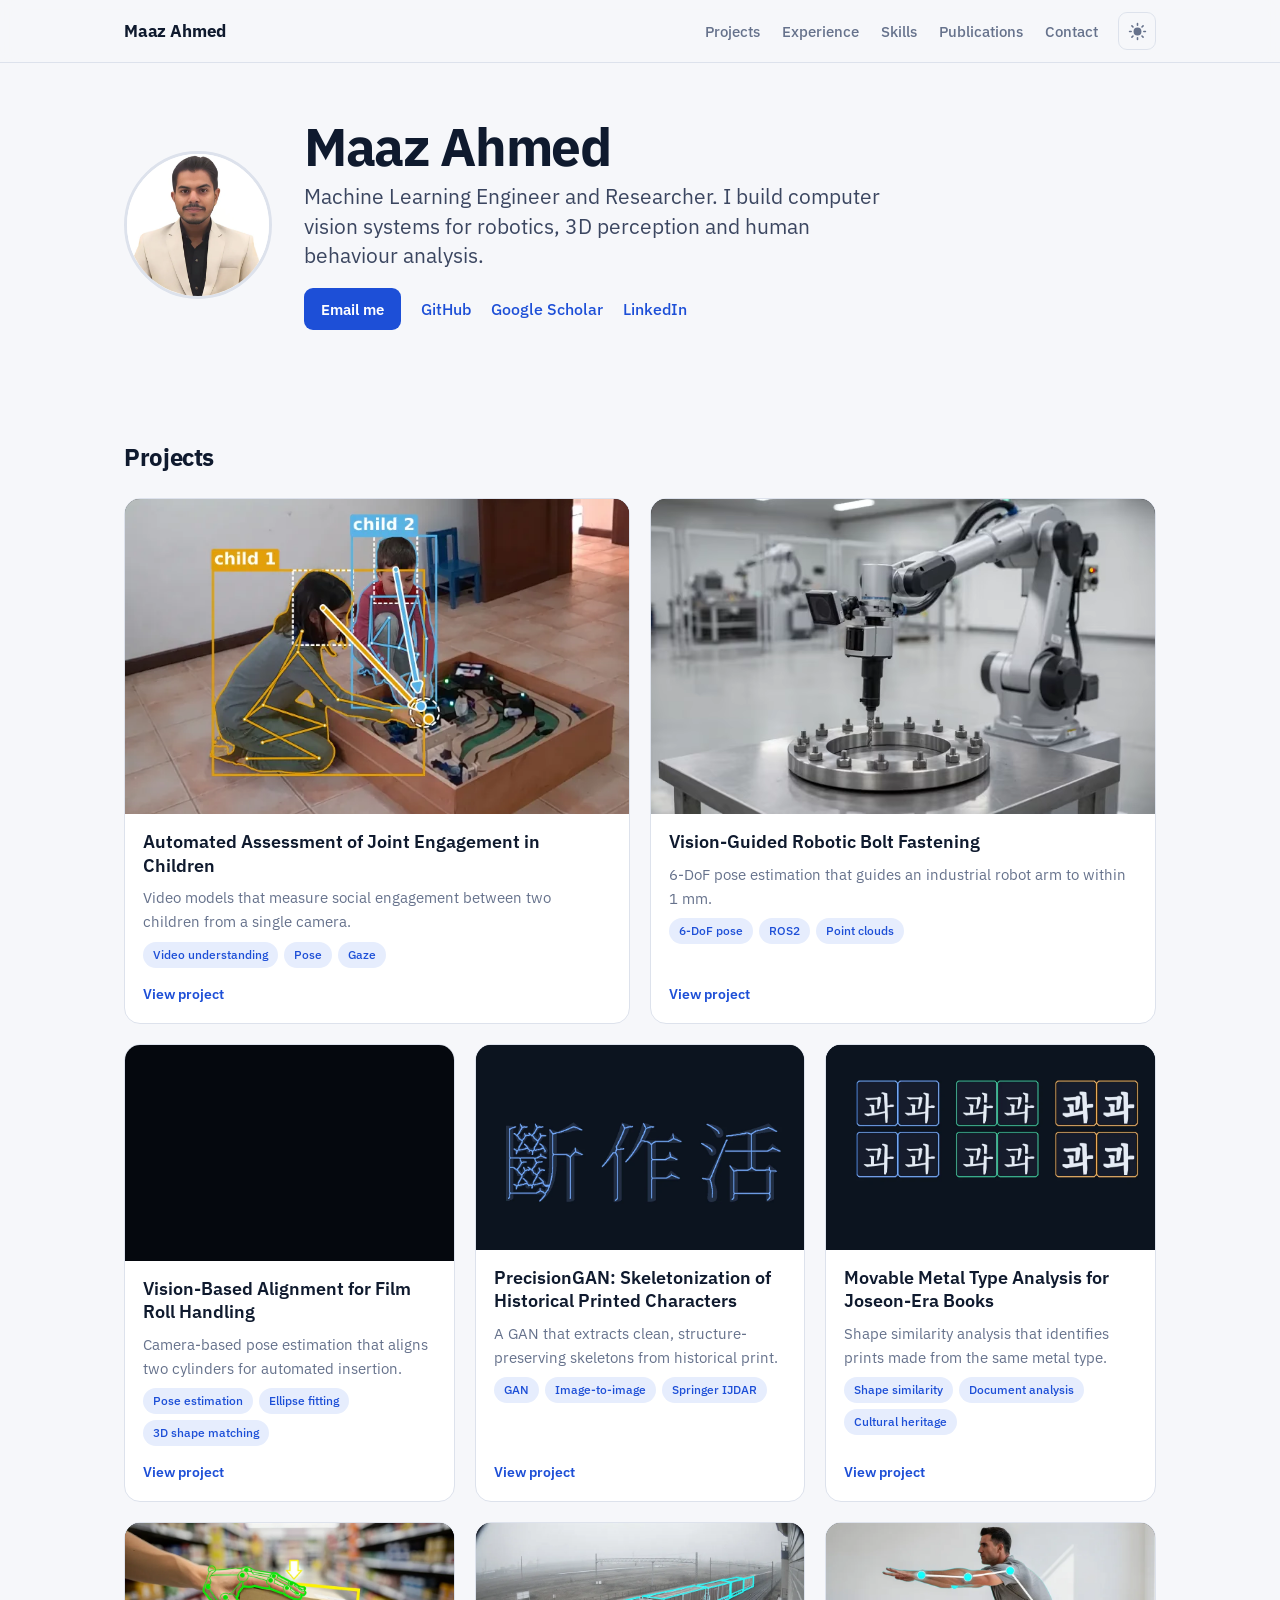
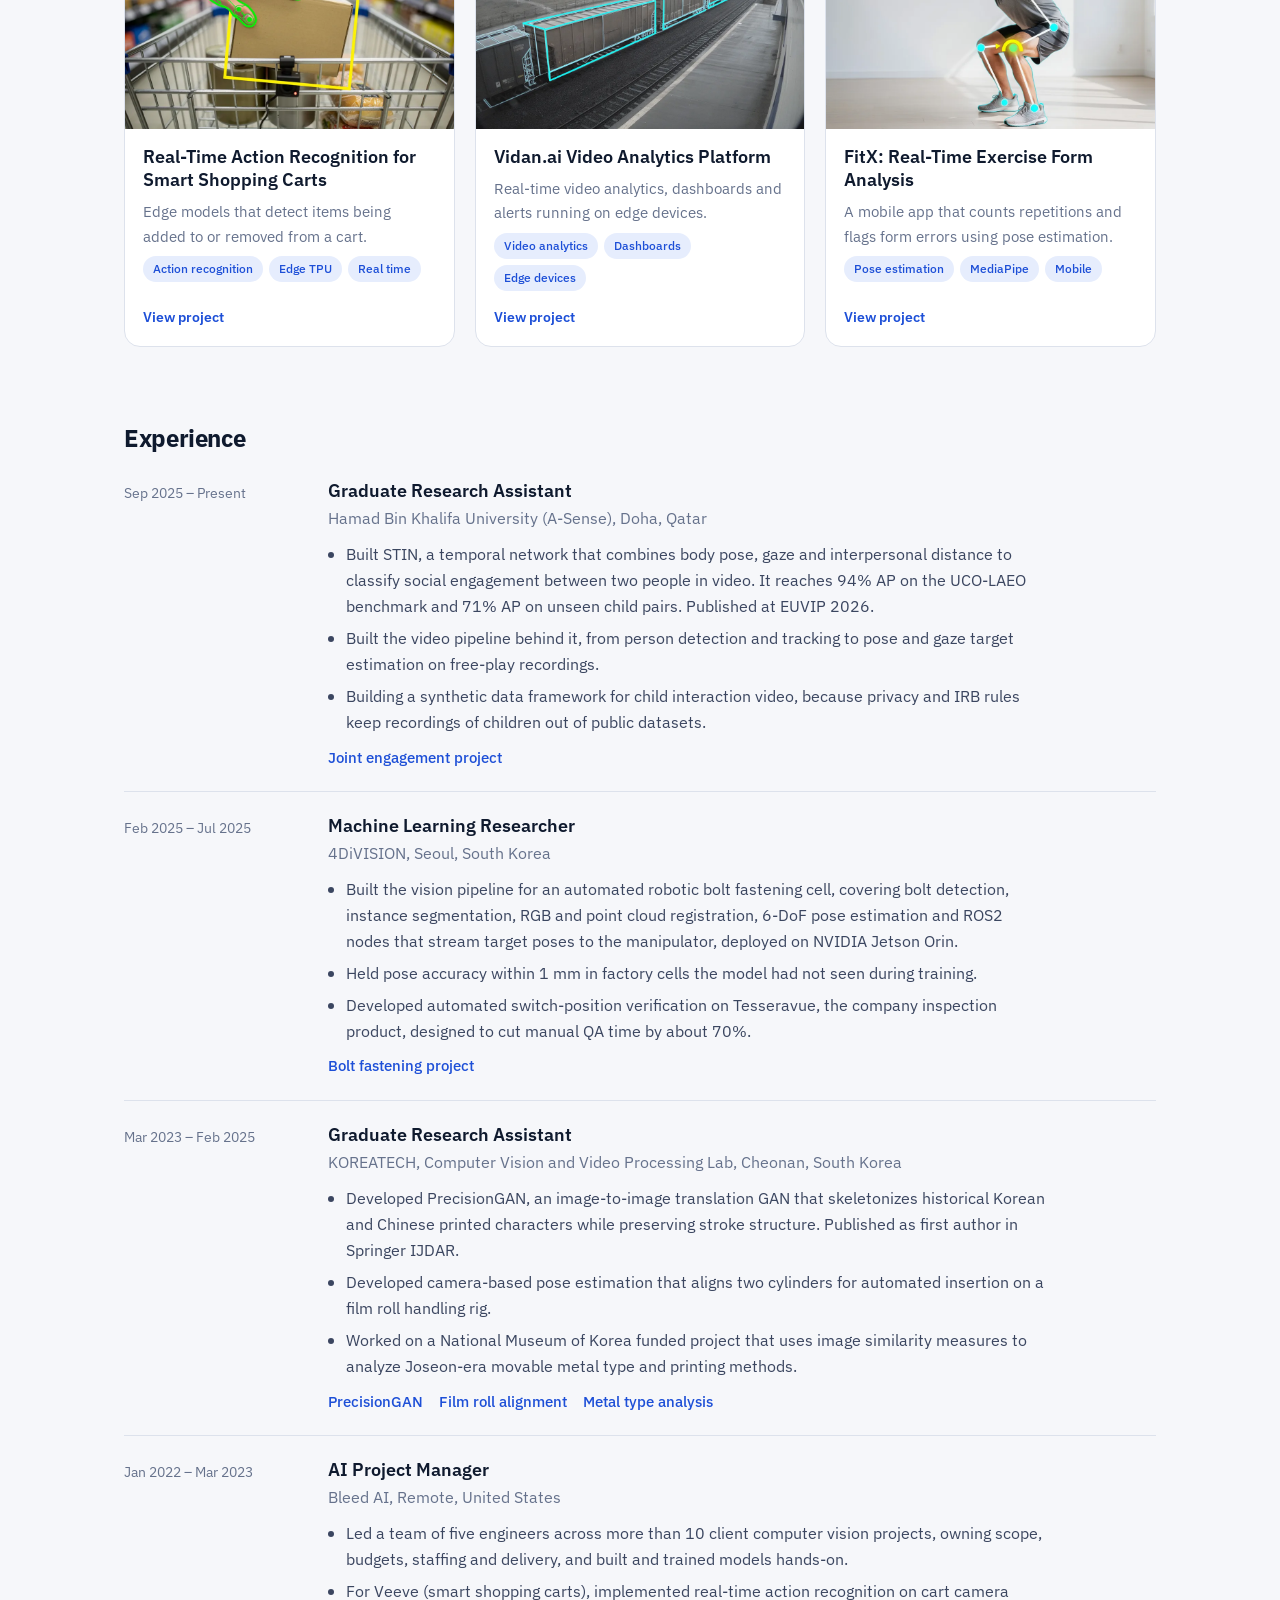
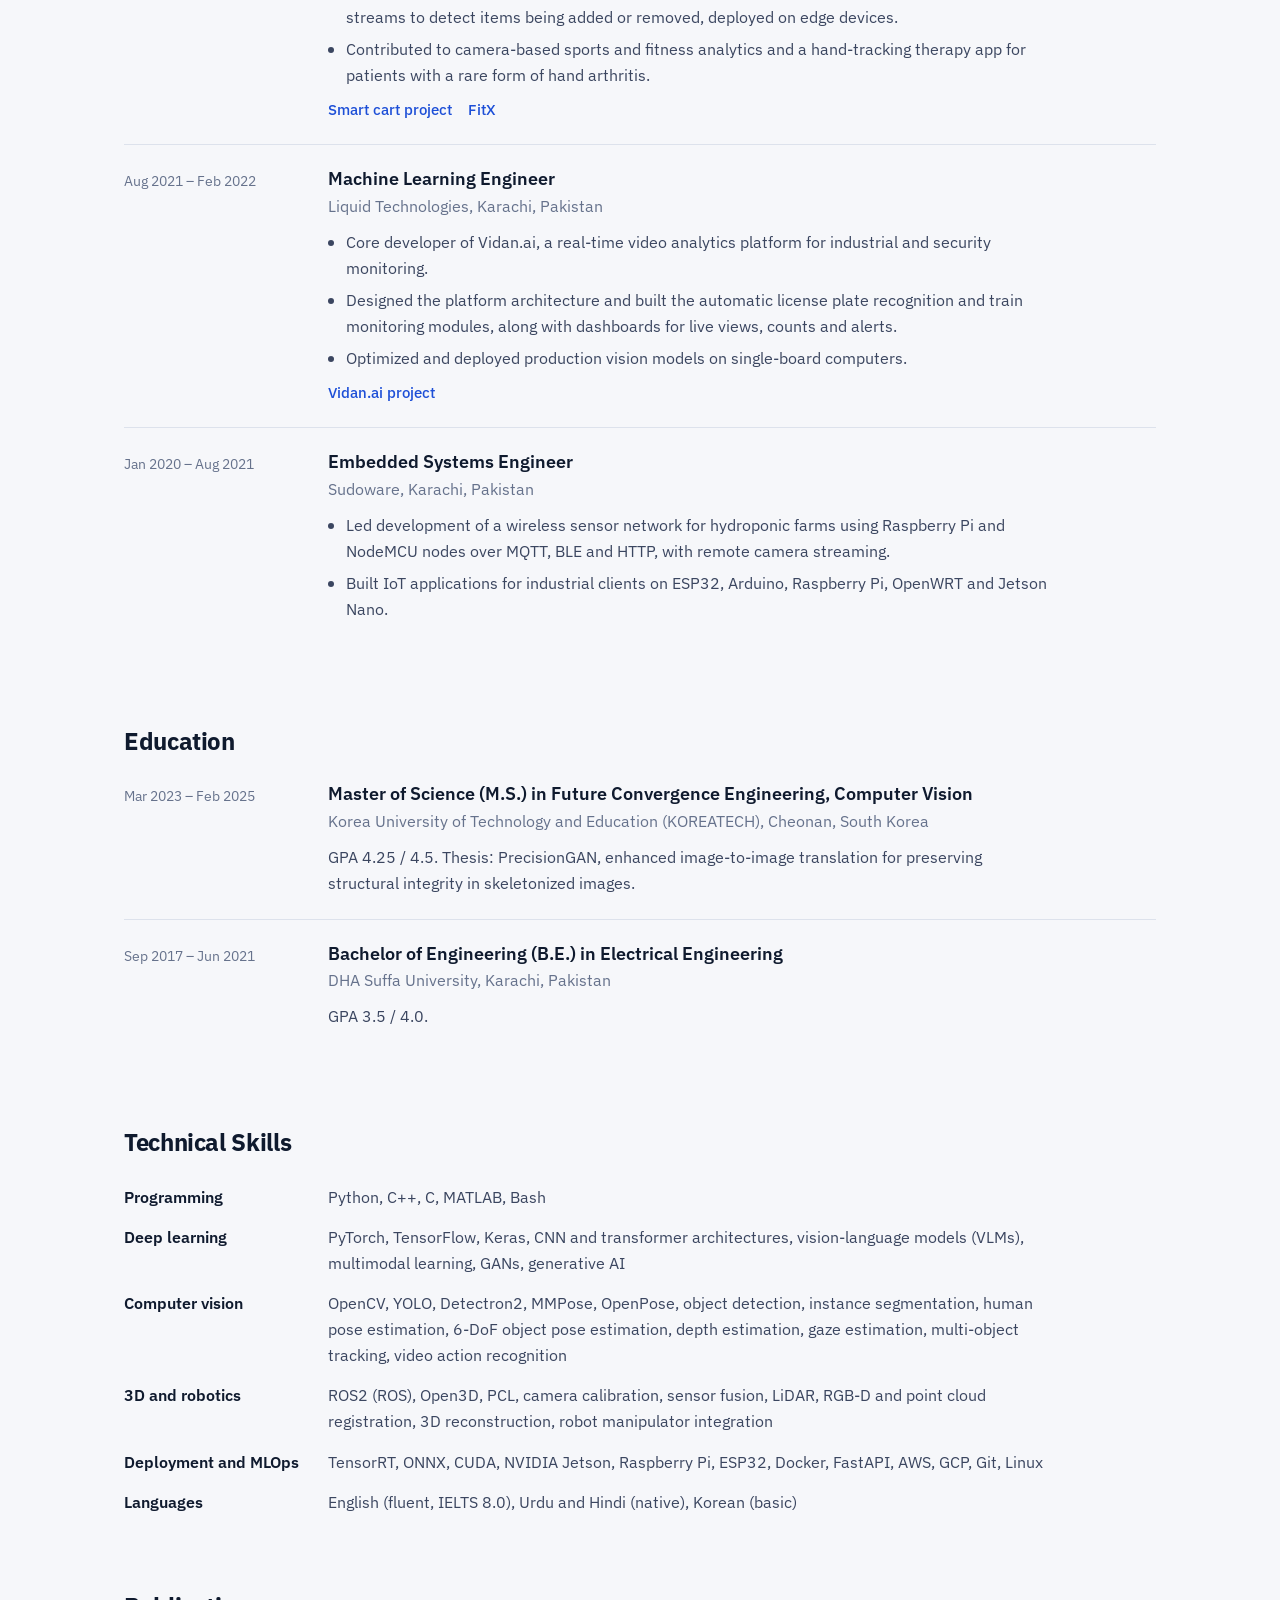
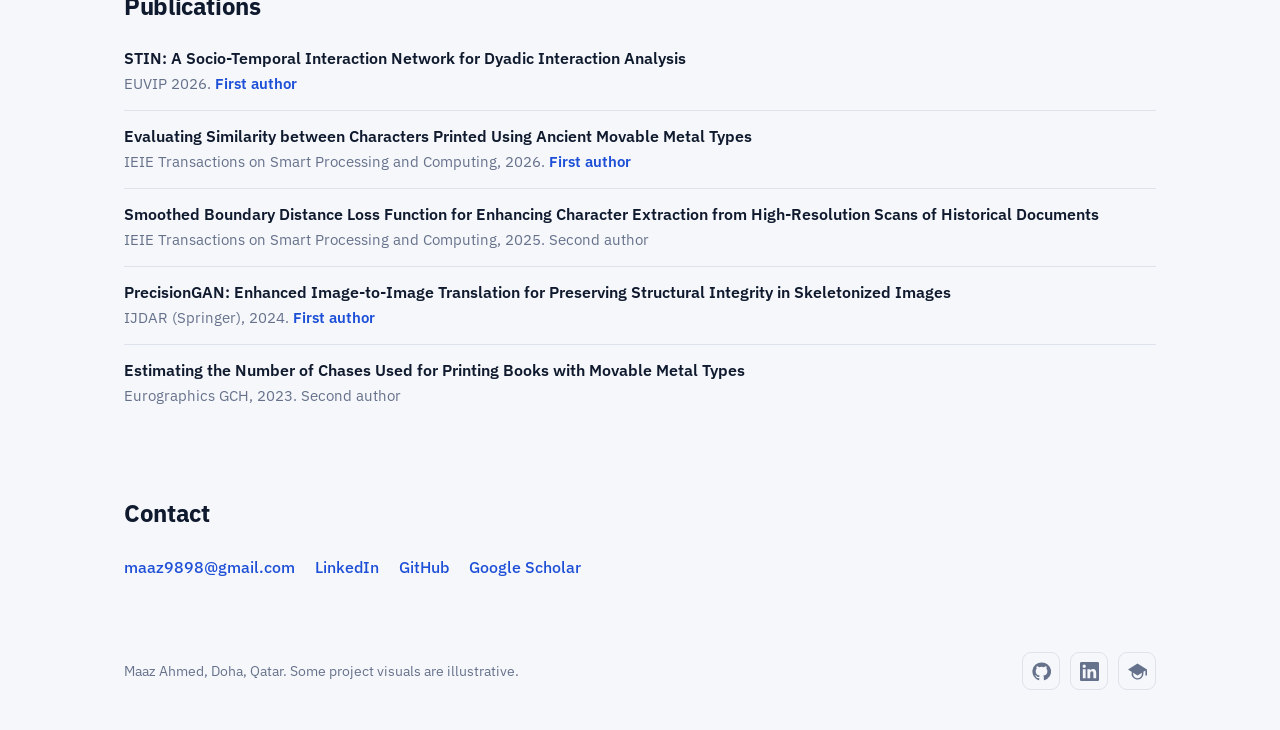
<file: index.html>
<!doctype html>
<html lang="en">
<head>
<meta charset="utf-8">
<meta name="viewport" content="width=device-width, initial-scale=1">
<title>Maaz Ahmed | Computer Vision and Robotics</title>
<meta name="description" content="Maaz Ahmed is a machine learning engineer and researcher in computer vision, 3D perception and robotics. Projects, publications and contact.">
<meta name="color-scheme" content="dark light">
<script>
  (function () {
    var t = null;
    try { t = localStorage.getItem('theme'); } catch (e) {}
    if (t !== 'light' && t !== 'dark') t = matchMedia('(prefers-color-scheme: light)').matches ? 'light' : 'dark';
    document.documentElement.dataset.theme = t;
  })();
</script>
<link rel="preconnect" href="https://fonts.googleapis.com">
<link rel="preconnect" href="https://fonts.gstatic.com" crossorigin>
<link href="https://fonts.googleapis.com/css2?family=IBM+Plex+Sans:ital,wght@0,400;0,500;0,600;0,700;1,400&display=swap" rel="stylesheet">
<link rel="stylesheet" href="assets/site.css">
<link rel="canonical" href="https://maaz9898.github.io/">
<meta property="og:type" content="website">
<meta property="og:title" content="Maaz Ahmed | Computer Vision and Robotics">
<meta property="og:description" content="Maaz Ahmed is a machine learning engineer and researcher in computer vision, 3D perception and robotics. Projects, publications and contact.">
<meta property="og:url" content="https://maaz9898.github.io/">
<meta property="og:image" content="https://maaz9898.github.io/assets/og/home.jpg">
<meta property="og:image:width" content="1200">
<meta property="og:image:height" content="630">
<meta name="twitter:card" content="summary_large_image">
<script type="application/ld+json">{"@context":"https://schema.org","@type":"Person","name":"Maaz Ahmed","jobTitle":"Machine Learning Engineer and Researcher","email":"mailto:maaz9898@gmail.com","url":"https://maaz9898.github.io/","address":{"@type":"PostalAddress","addressLocality":"Doha","addressCountry":"QA"},"alumniOf":["Korea University of Technology and Education","DHA Suffa University"],"knowsAbout":["Computer vision","Deep learning","6-DoF pose estimation","3D perception","Robotics","ROS2","PyTorch","Video understanding"],"sameAs":["https://github.com/maaz9898","https://www.linkedin.com/in/maazahmed98","https://scholar.google.com/citations?user=TZpghL4AAAAJ"]}</script>
</head>
<body>
<a class="skip" href="#content">Skip to content</a>
<header class="top">
  <div class="wrap bar">
    <a class="brand" href="index.html">Maaz Ahmed</a>
    <nav aria-label="Main">
      <a href="index.html#work">Projects</a>
      <a href="index.html#experience">Experience</a>
      <a href="index.html#skills">Skills</a>
      <a href="index.html#publications">Publications</a>
      <a href="index.html#contact">Contact</a>
    </nav>
    <button class="icon" id="theme" type="button" aria-label="Switch between dark and light mode" title="Switch theme"><svg class="moon" viewBox="0 0 24 24" aria-hidden="true"><path d="M20.4 14.5A8.5 8.5 0 0 1 9.5 3.6a.75.75 0 0 0-.98-.94A10 10 0 1 0 21.34 15.5a.75.75 0 0 0-.94-1Z"/></svg><svg class="sun" viewBox="0 0 24 24" aria-hidden="true"><path d="M12 7a5 5 0 1 0 0 10 5 5 0 0 0 0-10Zm0-6a1 1 0 0 1 1 1v2a1 1 0 1 1-2 0V2a1 1 0 0 1 1-1Zm0 18a1 1 0 0 1 1 1v2a1 1 0 1 1-2 0v-2a1 1 0 0 1 1-1ZM1 12a1 1 0 0 1 1-1h2a1 1 0 1 1 0 2H2a1 1 0 0 1-1-1Zm18 0a1 1 0 0 1 1-1h2a1 1 0 1 1 0 2h-2a1 1 0 0 1-1-1ZM4.22 4.22a1 1 0 0 1 1.42 0l1.41 1.42a1 1 0 0 1-1.41 1.41L4.22 5.64a1 1 0 0 1 0-1.42Zm12.73 12.73a1 1 0 0 1 1.41 0l1.42 1.41a1 1 0 0 1-1.42 1.42l-1.41-1.42a1 1 0 0 1 0-1.41ZM4.22 19.78a1 1 0 0 1 0-1.42l1.42-1.41a1 1 0 0 1 1.41 1.41l-1.41 1.42a1 1 0 0 1-1.42 0ZM16.95 7.05a1 1 0 0 1 0-1.41l1.41-1.42a1 1 0 1 1 1.42 1.42l-1.42 1.41a1 1 0 0 1-1.41 0Z"/></svg></button>
  </div>
</header>
<main id="content" class="wrap">

  <section class="intro">
    <img class="portrait" src="assets/maaz.webp" alt="Portrait of Maaz Ahmed" width="148" height="148">
    <div>
      <h1>Maaz Ahmed</h1>
      <p class="role">Machine Learning Engineer and Researcher. I build computer vision systems for robotics, 3D perception and human behaviour analysis.</p>
      <p class="links"><a class="btn" href="mailto:maaz9898@gmail.com">Email me</a><a href="https://github.com/maaz9898">GitHub</a><a href="https://scholar.google.com/citations?user=TZpghL4AAAAJ">Google Scholar</a><a href="https://www.linkedin.com/in/maazahmed98">LinkedIn</a></p>
    </div>
  </section>

  <section id="work">
    <h2>Projects</h2>
    <ul class="cards">
      <li class="card wide">
        <div class="gif reveal" data-reveal style="--ar:16 / 10"><img src="assets/je_frame.webp" alt="" loading="lazy"><img class="marked" src="assets/je_features.webp" alt="Two children at a toy box, with the detected skeletons and gaze drawn over them" loading="lazy"><span class="scan" aria-hidden="true"></span></div>
        <a class="body" href="projects/joint-engagement.html">
          <h3>Automated Assessment of Joint Engagement in Children</h3>
          <p>Video models that measure social engagement between two children from a single camera.</p>
          <ul class="tags"><li>Video understanding</li><li>Pose</li><li>Gaze</li></ul>
          <span class="more">View project</span>
        </a>
      </li>
      <li class="card wide">
        <div class="gif" data-gif style="--ar:16 / 10"><video poster="assets/bolt.webp" muted playsinline preload="none" aria-hidden="true"><source src="assets/bolt.mp4" type="video/mp4"><source src="assets/bolt.webm" type="video/webm"></video><img class="end" src="assets/bolt_pose.webp" alt="A robot arm over a ring of bolts, with the estimated pose of each bolt drawn on it" loading="lazy"></div>
        <a class="body" href="projects/bolt-fastening.html">
          <h3>Vision-Guided Robotic Bolt Fastening</h3>
          <p>6-DoF pose estimation that guides an industrial robot arm to within 1 mm.</p>
          <ul class="tags"><li>6-DoF pose</li><li>ROS2</li><li>Point clouds</li></ul>
          <span class="more">View project</span>
        </a>
      </li>
      <li class="card">
        <div class="gif" data-gif style="--ar:1312 / 864"><video poster="assets/cadreal.webp" muted playsinline preload="none" aria-label="The alignment rig sliding the smaller cylinder into the hollow one"><source src="assets/insert.mp4" type="video/mp4"><source src="assets/insert.webm" type="video/webm"></video></div>
        <a class="body" href="projects/film-roll.html">
          <h3>Vision-Based Alignment for Film Roll Handling</h3>
          <p>Camera-based pose estimation that aligns two cylinders for automated insertion.</p>
          <ul class="tags"><li>Pose estimation</li><li>Ellipse fitting</li><li>3D shape matching</li></ul>
          <span class="more">View project</span>
        </a>
      </li>
      <li class="card">
        <div class="gif" data-gif style="--ar:16 / 10"><video poster="assets/sk_before.webp" muted playsinline preload="none" aria-hidden="true"><source src="assets/skeleton.mp4" type="video/mp4"><source src="assets/skeleton.webm" type="video/webm"></video><img class="end" src="assets/sk_after.webp" alt="Three printed characters reduced to their skeletons" loading="lazy"></div>
        <a class="body" href="projects/precisiongan.html">
          <h3>PrecisionGAN: Skeletonization of Historical Printed Characters</h3>
          <p>A GAN that extracts clean, structure-preserving skeletons from historical print.</p>
          <ul class="tags"><li>GAN</li><li>Image-to-image</li><li>Springer IJDAR</li></ul>
          <span class="more">View project</span>
        </a>
      </li>
      <li class="card">
        <div class="gif" data-gif style="--ar:16 / 10"><video poster="assets/mt_before.webp" muted playsinline preload="none" aria-hidden="true"><source src="assets/metaltype.mp4" type="video/mp4"><source src="assets/metaltype.webm" type="video/webm"></video><img class="end" src="assets/mt_after.webp" alt="Twelve prints of one character grouped by the metal type that printed them" loading="lazy"></div>
        <a class="body" href="projects/metal-type.html">
          <h3>Movable Metal Type Analysis for Joseon-Era Books</h3>
          <p>Shape similarity analysis that identifies prints made from the same metal type.</p>
          <ul class="tags"><li>Shape similarity</li><li>Document analysis</li><li>Cultural heritage</li></ul>
          <span class="more">View project</span>
        </a>
      </li>
      <li class="card">
        <div class="gif" data-gif style="--ar:16 / 10"><video poster="assets/veeve.webp" muted playsinline preload="none" aria-hidden="true"><source src="assets/veeve.mp4" type="video/mp4"><source src="assets/veeve.webm" type="video/webm"></video><img class="end" src="assets/veeve_det.webp" alt="A hand placing a box into a cart, with the detected hand and item outlined" loading="lazy"></div>
        <a class="body" href="projects/smart-cart.html">
          <h3>Real-Time Action Recognition for Smart Shopping Carts</h3>
          <p>Edge models that detect items being added to or removed from a cart.</p>
          <ul class="tags"><li>Action recognition</li><li>Edge TPU</li><li>Real time</li></ul>
          <span class="more">View project</span>
        </a>
      </li>
      <li class="card">
        <div class="gif" data-gif style="--ar:16 / 10"><video poster="assets/vidan.webp" muted playsinline preload="none" aria-hidden="true"><source src="assets/vidan.mp4" type="video/mp4"><source src="assets/vidan.webm" type="video/webm"></video><img class="end" src="assets/vidan_det.webp" alt="A freight train passing a platform, with each wagon boxed" loading="lazy"></div>
        <a class="body" href="projects/vidan.html">
          <h3>Vidan.ai Video Analytics Platform</h3>
          <p>Real-time video analytics, dashboards and alerts running on edge devices.</p>
          <ul class="tags"><li>Video analytics</li><li>Dashboards</li><li>Edge devices</li></ul>
          <span class="more">View project</span>
        </a>
      </li>
      <li class="card">
        <div class="gif" data-gif style="--ar:16 / 10"><video poster="assets/fitx_photo.webp" muted playsinline preload="none" aria-hidden="true"><source src="assets/fitx_squat.mp4" type="video/mp4"><source src="assets/fitx_squat.webm" type="video/webm"></video><img class="end" src="assets/fitx_pose.webp" alt="A man at the bottom of a squat, with body keypoints and the knee angle drawn on him" loading="lazy"></div>
        <a class="body" href="projects/fitx.html">
          <h3>FitX: Real-Time Exercise Form Analysis</h3>
          <p>A mobile app that counts repetitions and flags form errors using pose estimation.</p>
          <ul class="tags"><li>Pose estimation</li><li>MediaPipe</li><li>Mobile</li></ul>
          <span class="more">View project</span>
        </a>
      </li>
    </ul>
  </section>

  <section id="experience">
    <h2>Experience</h2>
    
      <article class="job">
        <p class="when">Sep 2025 – Present</p>
        <div>
          <h3>Graduate Research Assistant</h3>
          <p class="at">Hamad Bin Khalifa University (A-Sense), Doha, Qatar</p>
          <ul><li>Built STIN, a temporal network that combines body pose, gaze and interpersonal distance to classify social engagement between two people in video. It reaches 94% AP on the UCO-LAEO benchmark and 71% AP on unseen child pairs. Published at EUVIP 2026.</li><li>Built the video pipeline behind it, from person detection and tracking to pose and gaze target estimation on free-play recordings.</li><li>Building a synthetic data framework for child interaction video, because privacy and IRB rules keep recordings of children out of public datasets.</li></ul>
          <p class="links small"><a href="projects/joint-engagement.html">Joint engagement project</a></p>
        </div>
      </article>
      <article class="job">
        <p class="when">Feb 2025 – Jul 2025</p>
        <div>
          <h3>Machine Learning Researcher</h3>
          <p class="at">4DiVISION, Seoul, South Korea</p>
          <ul><li>Built the vision pipeline for an automated robotic bolt fastening cell, covering bolt detection, instance segmentation, RGB and point cloud registration, 6-DoF pose estimation and ROS2 nodes that stream target poses to the manipulator, deployed on NVIDIA Jetson Orin.</li><li>Held pose accuracy within 1 mm in factory cells the model had not seen during training.</li><li>Developed automated switch-position verification on Tesseravue, the company inspection product, designed to cut manual QA time by about 70%.</li></ul>
          <p class="links small"><a href="projects/bolt-fastening.html">Bolt fastening project</a></p>
        </div>
      </article>
      <article class="job">
        <p class="when">Mar 2023 – Feb 2025</p>
        <div>
          <h3>Graduate Research Assistant</h3>
          <p class="at">KOREATECH, Computer Vision and Video Processing Lab, Cheonan, South Korea</p>
          <ul><li>Developed PrecisionGAN, an image-to-image translation GAN that skeletonizes historical Korean and Chinese printed characters while preserving stroke structure. Published as first author in Springer IJDAR.</li><li>Developed camera-based pose estimation that aligns two cylinders for automated insertion on a film roll handling rig.</li><li>Worked on a National Museum of Korea funded project that uses image similarity measures to analyze Joseon-era movable metal type and printing methods.</li></ul>
          <p class="links small"><a href="projects/precisiongan.html">PrecisionGAN</a><a href="projects/film-roll.html">Film roll alignment</a><a href="projects/metal-type.html">Metal type analysis</a></p>
        </div>
      </article>
      <article class="job">
        <p class="when">Jan 2022 – Mar 2023</p>
        <div>
          <h3>AI Project Manager</h3>
          <p class="at">Bleed AI, Remote, United States</p>
          <ul><li>Led a team of five engineers across more than 10 client computer vision projects, owning scope, budgets, staffing and delivery, and built and trained models hands-on.</li><li>For Veeve (smart shopping carts), implemented real-time action recognition on cart camera streams to detect items being added or removed, deployed on edge devices.</li><li>Contributed to camera-based sports and fitness analytics and a hand-tracking therapy app for patients with a rare form of hand arthritis.</li></ul>
          <p class="links small"><a href="projects/smart-cart.html">Smart cart project</a><a href="projects/fitx.html">FitX</a></p>
        </div>
      </article>
      <article class="job">
        <p class="when">Aug 2021 – Feb 2022</p>
        <div>
          <h3>Machine Learning Engineer</h3>
          <p class="at">Liquid Technologies, Karachi, Pakistan</p>
          <ul><li>Core developer of Vidan.ai, a real-time video analytics platform for industrial and security monitoring.</li><li>Designed the platform architecture and built the automatic license plate recognition and train monitoring modules, along with dashboards for live views, counts and alerts.</li><li>Optimized and deployed production vision models on single-board computers.</li></ul>
          <p class="links small"><a href="projects/vidan.html">Vidan.ai project</a></p>
        </div>
      </article>
      <article class="job">
        <p class="when">Jan 2020 – Aug 2021</p>
        <div>
          <h3>Embedded Systems Engineer</h3>
          <p class="at">Sudoware, Karachi, Pakistan</p>
          <ul><li>Led development of a wireless sensor network for hydroponic farms using Raspberry Pi and NodeMCU nodes over MQTT, BLE and HTTP, with remote camera streaming.</li><li>Built IoT applications for industrial clients on ESP32, Arduino, Raspberry Pi, OpenWRT and Jetson Nano.</li></ul>
          
        </div>
      </article>
  </section>

  <section id="education">
    <h2>Education</h2>
    <article class="job"><p class="when">Mar 2023 – Feb 2025</p><div><h3>Master of Science (M.S.) in Future Convergence Engineering, Computer Vision</h3><p class="at">Korea University of Technology and Education (KOREATECH), Cheonan, South Korea</p><p class="plain">GPA 4.25 / 4.5. Thesis: PrecisionGAN, enhanced image-to-image translation for preserving structural integrity in skeletonized images.</p></div></article><article class="job"><p class="when">Sep 2017 – Jun 2021</p><div><h3>Bachelor of Engineering (B.E.) in Electrical Engineering</h3><p class="at">DHA Suffa University, Karachi, Pakistan</p><p class="plain">GPA 3.5 / 4.0.</p></div></article>
  </section>

  <section id="skills">
    <h2>Technical Skills</h2>
    <dl class="skills"><div><dt>Programming</dt><dd>Python, C++, C, MATLAB, Bash</dd></div><div><dt>Deep learning</dt><dd>PyTorch, TensorFlow, Keras, CNN and transformer architectures, vision-language models (VLMs), multimodal learning, GANs, generative AI</dd></div><div><dt>Computer vision</dt><dd>OpenCV, YOLO, Detectron2, MMPose, OpenPose, object detection, instance segmentation, human pose estimation, 6-DoF object pose estimation, depth estimation, gaze estimation, multi-object tracking, video action recognition</dd></div><div><dt>3D and robotics</dt><dd>ROS2 (ROS), Open3D, PCL, camera calibration, sensor fusion, LiDAR, RGB-D and point cloud registration, 3D reconstruction, robot manipulator integration</dd></div><div><dt>Deployment and MLOps</dt><dd>TensorRT, ONNX, CUDA, NVIDIA Jetson, Raspberry Pi, ESP32, Docker, FastAPI, AWS, GCP, Git, Linux</dd></div><div><dt>Languages</dt><dd>English (fluent, IELTS 8.0), Urdu and Hindi (native), Korean (basic)</dd></div></dl>
  </section>

  <section id="publications">
    <h2>Publications</h2>
    <ul class="pubs"><li><span class="t">STIN: A Socio-Temporal Interaction Network for Dyadic Interaction Analysis</span><span class="v">EUVIP 2026. <span class="me">First author</span></span></li><li><a class="t" href="http://journal.auric.kr/ieiespc/XmlViewer/f450827">Evaluating Similarity between Characters Printed Using Ancient Movable Metal Types</a><span class="v">IEIE Transactions on Smart Processing and Computing, 2026. <span class="me">First author</span></span></li><li><a class="t" href="https://paper.cricit.kr/user/search/site/ieie2018/cart_rdoc.asp?URL=files/filename%3Fnum%3D457024%26db%3DRD_R&dn=457024&db=RD_R&usernum=0&seid=">Smoothed Boundary Distance Loss Function for Enhancing Character Extraction from High-Resolution Scans of Historical Documents</a><span class="v">IEIE Transactions on Smart Processing and Computing, 2025. Second author</span></li><li><a class="t" href="https://link.springer.com/article/10.1007/s10032-024-00505-7">PrecisionGAN: Enhanced Image-to-Image Translation for Preserving Structural Integrity in Skeletonized Images</a><span class="v">IJDAR (Springer), 2024. <span class="me">First author</span></span></li><li><a class="t" href="https://diglib.eg.org/items/930f4c5d-f291-4cf6-868a-b03688164b69">Estimating the Number of Chases Used for Printing Books with Movable Metal Types</a><span class="v">Eurographics GCH, 2023. Second author</span></li></ul>
  </section>

  <section id="contact">
    <h2>Contact</h2>
    <p class="links"><a href="mailto:maaz9898@gmail.com">maaz9898@gmail.com</a><a href="https://www.linkedin.com/in/maazahmed98">LinkedIn</a><a href="https://github.com/maaz9898">GitHub</a><a href="https://scholar.google.com/citations?user=TZpghL4AAAAJ">Google Scholar</a></p>
  </section>

</main>
<footer class="wrap foot">
  <span>Maaz Ahmed, Doha, Qatar. Some project visuals are illustrative.</span>
  <span class="social">
    <a class="icon" href="https://github.com/maaz9898" aria-label="GitHub" title="GitHub"><svg viewBox="0 0 24 24" aria-hidden="true"><path d="M12 .5a11.5 11.5 0 0 0-3.64 22.41c.58.1.79-.25.79-.56v-2c-3.2.7-3.88-1.37-3.88-1.37-.52-1.33-1.28-1.69-1.28-1.69-1.05-.71.08-.7.08-.7 1.16.08 1.77 1.19 1.77 1.19 1.03 1.77 2.7 1.26 3.36.96.1-.75.4-1.26.73-1.55-2.55-.29-5.24-1.28-5.24-5.69 0-1.26.45-2.29 1.19-3.09-.12-.3-.52-1.47.11-3.06 0 0 .97-.31 3.17 1.18a11 11 0 0 1 5.78 0c2.2-1.49 3.17-1.18 3.17-1.18.63 1.59.23 2.76.11 3.06.74.8 1.19 1.83 1.19 3.09 0 4.42-2.7 5.4-5.26 5.68.41.36.78 1.06.78 2.14v3.17c0 .31.21.67.8.56A11.5 11.5 0 0 0 12 .5Z"/></svg></a>
    <a class="icon" href="https://www.linkedin.com/in/maazahmed98" aria-label="LinkedIn" title="LinkedIn"><svg viewBox="0 0 24 24" aria-hidden="true"><path d="M20.45 20.45h-3.55v-5.57c0-1.33-.03-3.04-1.85-3.04-1.86 0-2.14 1.45-2.14 2.94v5.67H9.35V9h3.41v1.56h.05c.47-.9 1.64-1.85 3.37-1.85 3.6 0 4.27 2.37 4.27 5.46v6.28ZM5.34 7.43a2.06 2.06 0 1 1 0-4.12 2.06 2.06 0 0 1 0 4.12ZM7.12 20.45H3.56V9h3.56v11.45ZM22.22 0H1.77C.79 0 0 .77 0 1.73v20.54C0 23.23.79 24 1.77 24h20.45c.98 0 1.78-.77 1.78-1.73V1.73C24 .77 23.2 0 22.22 0Z"/></svg></a>
    <a class="icon" href="https://scholar.google.com/citations?user=TZpghL4AAAAJ" aria-label="Google Scholar" title="Google Scholar"><svg viewBox="0 0 24 24" aria-hidden="true"><path d="M12 2 0 9.5l4.84 3.02A7.5 7.5 0 1 0 19.5 15v-2.69L22 10.75V17h2V9.5L12 2Zm0 18.5A5.5 5.5 0 0 1 6.5 15v-1.44L12 17l5.5-3.44V15a5.5 5.5 0 0 1-5.5 5.5Z"/></svg></a>
  </span>
</footer>
<script src="assets/site.js"></script>
</body>
</html>
</file>
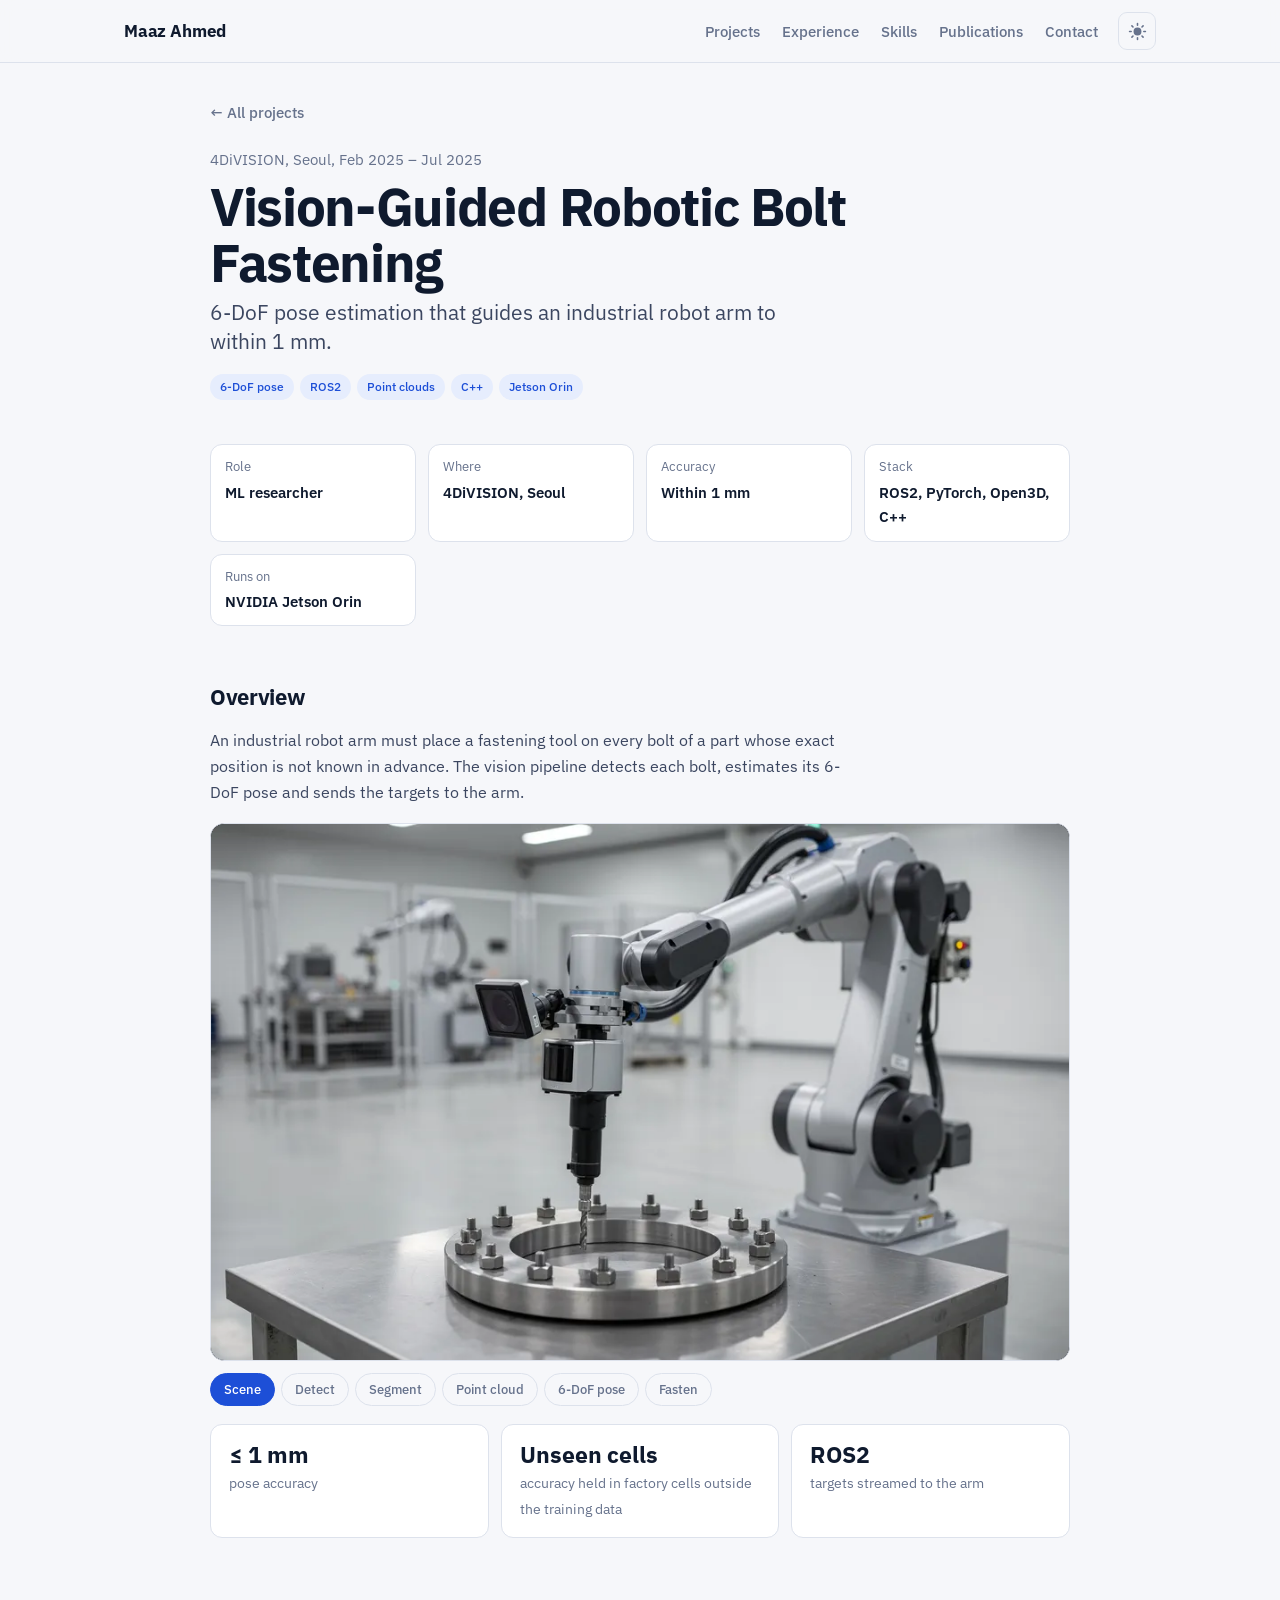
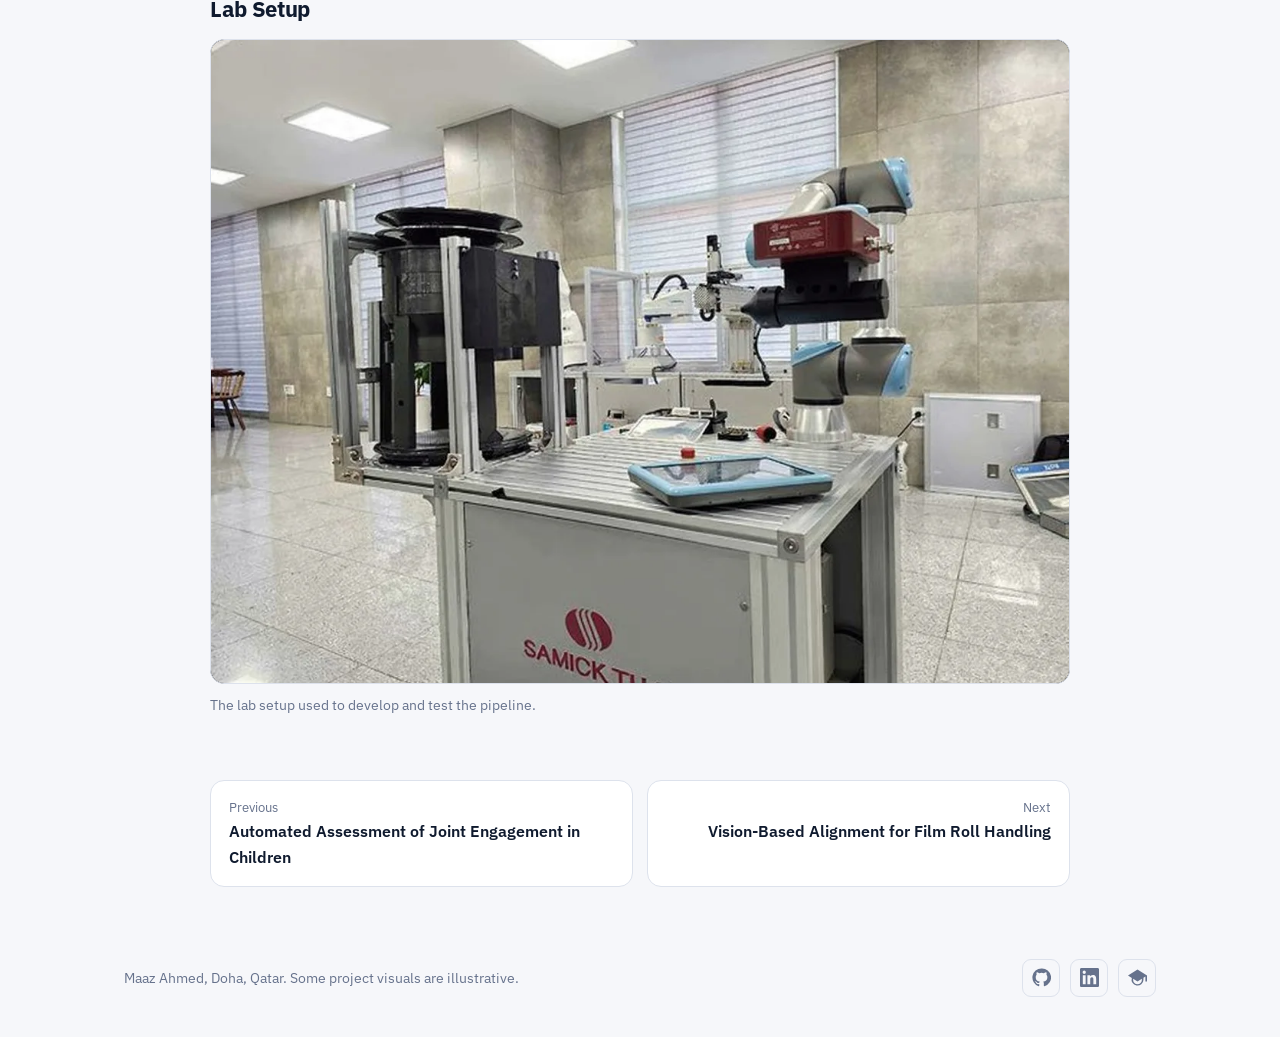
<file: projects/bolt-fastening.html>
<!doctype html>
<html lang="en">
<head>
<meta charset="utf-8">
<meta name="viewport" content="width=device-width, initial-scale=1">
<title>Vision-Guided Robotic Bolt Fastening | Maaz Ahmed</title>
<meta name="description" content="6-DoF pose estimation that guides an industrial robot arm to within 1 mm.">
<meta name="color-scheme" content="dark light">
<script>
  (function () {
    var t = null;
    try { t = localStorage.getItem('theme'); } catch (e) {}
    if (t !== 'light' && t !== 'dark') t = matchMedia('(prefers-color-scheme: light)').matches ? 'light' : 'dark';
    document.documentElement.dataset.theme = t;
  })();
</script>
<link rel="preconnect" href="https://fonts.googleapis.com">
<link rel="preconnect" href="https://fonts.gstatic.com" crossorigin>
<link href="https://fonts.googleapis.com/css2?family=IBM+Plex+Sans:ital,wght@0,400;0,500;0,600;0,700;1,400&display=swap" rel="stylesheet">
<link rel="stylesheet" href="../assets/site.css">
<link rel="canonical" href="https://maaz9898.github.io/projects/bolt-fastening.html">
<meta property="og:type" content="website">
<meta property="og:title" content="Vision-Guided Robotic Bolt Fastening | Maaz Ahmed">
<meta property="og:description" content="6-DoF pose estimation that guides an industrial robot arm to within 1 mm.">
<meta property="og:url" content="https://maaz9898.github.io/projects/bolt-fastening.html">
<meta property="og:image" content="https://maaz9898.github.io/assets/og/bolt-fastening.jpg">
<meta property="og:image:width" content="1200">
<meta property="og:image:height" content="630">
<meta name="twitter:card" content="summary_large_image">
<script type="application/ld+json">{"@context":"https://schema.org","@type":"Person","name":"Maaz Ahmed","jobTitle":"Machine Learning Engineer and Researcher","email":"mailto:maaz9898@gmail.com","url":"https://maaz9898.github.io/","address":{"@type":"PostalAddress","addressLocality":"Doha","addressCountry":"QA"},"alumniOf":["Korea University of Technology and Education","DHA Suffa University"],"knowsAbout":["Computer vision","Deep learning","6-DoF pose estimation","3D perception","Robotics","ROS2","PyTorch","Video understanding"],"sameAs":["https://github.com/maaz9898","https://www.linkedin.com/in/maazahmed98","https://scholar.google.com/citations?user=TZpghL4AAAAJ"]}</script>
</head>
<body>
<a class="skip" href="#content">Skip to content</a>
<header class="top">
  <div class="wrap bar">
    <a class="brand" href="../index.html">Maaz Ahmed</a>
    <nav aria-label="Main">
      <a href="../index.html#work">Projects</a>
      <a href="../index.html#experience">Experience</a>
      <a href="../index.html#skills">Skills</a>
      <a href="../index.html#publications">Publications</a>
      <a href="../index.html#contact">Contact</a>
    </nav>
    <button class="icon" id="theme" type="button" aria-label="Switch between dark and light mode" title="Switch theme"><svg class="moon" viewBox="0 0 24 24" aria-hidden="true"><path d="M20.4 14.5A8.5 8.5 0 0 1 9.5 3.6a.75.75 0 0 0-.98-.94A10 10 0 1 0 21.34 15.5a.75.75 0 0 0-.94-1Z"/></svg><svg class="sun" viewBox="0 0 24 24" aria-hidden="true"><path d="M12 7a5 5 0 1 0 0 10 5 5 0 0 0 0-10Zm0-6a1 1 0 0 1 1 1v2a1 1 0 1 1-2 0V2a1 1 0 0 1 1-1Zm0 18a1 1 0 0 1 1 1v2a1 1 0 1 1-2 0v-2a1 1 0 0 1 1-1ZM1 12a1 1 0 0 1 1-1h2a1 1 0 1 1 0 2H2a1 1 0 0 1-1-1Zm18 0a1 1 0 0 1 1-1h2a1 1 0 1 1 0 2h-2a1 1 0 0 1-1-1ZM4.22 4.22a1 1 0 0 1 1.42 0l1.41 1.42a1 1 0 0 1-1.41 1.41L4.22 5.64a1 1 0 0 1 0-1.42Zm12.73 12.73a1 1 0 0 1 1.41 0l1.42 1.41a1 1 0 0 1-1.42 1.42l-1.41-1.42a1 1 0 0 1 0-1.41ZM4.22 19.78a1 1 0 0 1 0-1.42l1.42-1.41a1 1 0 0 1 1.41 1.41l-1.41 1.42a1 1 0 0 1-1.42 0ZM16.95 7.05a1 1 0 0 1 0-1.41l1.41-1.42a1 1 0 1 1 1.42 1.42l-1.42 1.41a1 1 0 0 1-1.41 0Z"/></svg></button>
  </div>
</header>
<main id="content" class="wrap">

  <article class="project">
    <a class="back" href="../index.html#work">All projects</a>
    <header class="phead">
      <p class="kicker">4DiVISION, Seoul, Feb 2025 – Jul 2025</p>
      <h1>Vision-Guided Robotic Bolt Fastening</h1>
      <p class="role">6-DoF pose estimation that guides an industrial robot arm to within 1 mm.</p>
      <ul class="tags"><li>6-DoF pose</li><li>ROS2</li><li>Point clouds</li><li>C++</li><li>Jetson Orin</li></ul>
      
    </header>
    <dl class="facts"><div><dt>Role</dt><dd>ML researcher</dd></div><div><dt>Where</dt><dd>4DiVISION, Seoul</dd></div><div><dt>Accuracy</dt><dd>Within 1 mm</dd></div><div><dt>Stack</dt><dd>ROS2, PyTorch, Open3D, C++</dd></div><div><dt>Runs on</dt><dd>NVIDIA Jetson Orin</dd></div></dl>
    <div class="prose">
<h2>Overview</h2>
<p>An industrial robot arm must place a fastening tool on every bolt of a part whose exact position is not known in advance. The vision pipeline detects each bolt, estimates its 6-DoF pose and sends the targets to the arm.</p>
<div class="tabs" data-tabs><div class="stage" style="--ar:16 / 10"><img class="show" src="../assets/bolt.webp" alt="A robot arm holding a fastening tool over a ring of bolts" loading="lazy"><img src="../assets/bolt_detect.webp" alt="A green box around each bolt" loading="lazy"><img src="../assets/bolt_seg.webp" alt="A colour mask on each bolt" loading="lazy"><img src="../assets/bolt_cloud.webp" alt="The scene as a depth-coloured point cloud" loading="lazy"><img src="../assets/bolt_pose.webp" alt="Red, green and blue pose axes on each bolt" loading="lazy"><video poster="../assets/bolt.webp" muted loop playsinline preload="none" aria-label="The robot arm moving the tool to the next bolt"><source src="../assets/bolt.mp4" type="video/mp4"><source src="../assets/bolt.webm" type="video/webm"></video></div><div class="pills"><button type="button" aria-pressed="true">Scene</button><button type="button" aria-pressed="false">Detect</button><button type="button" aria-pressed="false">Segment</button><button type="button" aria-pressed="false">Point cloud</button><button type="button" aria-pressed="false">6-DoF pose</button><button type="button" aria-pressed="false">Fasten</button></div></div>
<div class="stats"><div><b>&le; 1 mm</b><span>pose accuracy</span></div><div><b>Unseen cells</b><span>accuracy held in factory cells outside the training data</span></div><div><b>ROS2</b><span>targets streamed to the arm</span></div></div>

<h2>Lab Setup</h2>
<figure class="fig"><div class="media" style="--ar:4 / 3"><img class="show" src="../assets/lab.webp" alt="A collaborative robot arm with a camera and tool on an aluminium test bench in the lab" loading="lazy"></div><figcaption>The lab setup used to develop and test the pipeline.</figcaption></figure>
</div>
    <nav class="pn" aria-label="More projects">
      <a href="joint-engagement.html"><span>Previous</span><b>Automated Assessment of Joint Engagement in Children</b></a>
      <a href="film-roll.html"><span>Next</span><b>Vision-Based Alignment for Film Roll Handling</b></a>
    </nav>
  </article>

</main>
<footer class="wrap foot">
  <span>Maaz Ahmed, Doha, Qatar. Some project visuals are illustrative.</span>
  <span class="social">
    <a class="icon" href="https://github.com/maaz9898" aria-label="GitHub" title="GitHub"><svg viewBox="0 0 24 24" aria-hidden="true"><path d="M12 .5a11.5 11.5 0 0 0-3.64 22.41c.58.1.79-.25.79-.56v-2c-3.2.7-3.88-1.37-3.88-1.37-.52-1.33-1.28-1.69-1.28-1.69-1.05-.71.08-.7.08-.7 1.16.08 1.77 1.19 1.77 1.19 1.03 1.77 2.7 1.26 3.36.96.1-.75.4-1.26.73-1.55-2.55-.29-5.24-1.28-5.24-5.69 0-1.26.45-2.29 1.19-3.09-.12-.3-.52-1.47.11-3.06 0 0 .97-.31 3.17 1.18a11 11 0 0 1 5.78 0c2.2-1.49 3.17-1.18 3.17-1.18.63 1.59.23 2.76.11 3.06.74.8 1.19 1.83 1.19 3.09 0 4.42-2.7 5.4-5.26 5.68.41.36.78 1.06.78 2.14v3.17c0 .31.21.67.8.56A11.5 11.5 0 0 0 12 .5Z"/></svg></a>
    <a class="icon" href="https://www.linkedin.com/in/maazahmed98" aria-label="LinkedIn" title="LinkedIn"><svg viewBox="0 0 24 24" aria-hidden="true"><path d="M20.45 20.45h-3.55v-5.57c0-1.33-.03-3.04-1.85-3.04-1.86 0-2.14 1.45-2.14 2.94v5.67H9.35V9h3.41v1.56h.05c.47-.9 1.64-1.85 3.37-1.85 3.6 0 4.27 2.37 4.27 5.46v6.28ZM5.34 7.43a2.06 2.06 0 1 1 0-4.12 2.06 2.06 0 0 1 0 4.12ZM7.12 20.45H3.56V9h3.56v11.45ZM22.22 0H1.77C.79 0 0 .77 0 1.73v20.54C0 23.23.79 24 1.77 24h20.45c.98 0 1.78-.77 1.78-1.73V1.73C24 .77 23.2 0 22.22 0Z"/></svg></a>
    <a class="icon" href="https://scholar.google.com/citations?user=TZpghL4AAAAJ" aria-label="Google Scholar" title="Google Scholar"><svg viewBox="0 0 24 24" aria-hidden="true"><path d="M12 2 0 9.5l4.84 3.02A7.5 7.5 0 1 0 19.5 15v-2.69L22 10.75V17h2V9.5L12 2Zm0 18.5A5.5 5.5 0 0 1 6.5 15v-1.44L12 17l5.5-3.44V15a5.5 5.5 0 0 1-5.5 5.5Z"/></svg></a>
  </span>
</footer>
<script src="../assets/site.js"></script>
</body>
</html>
</file>
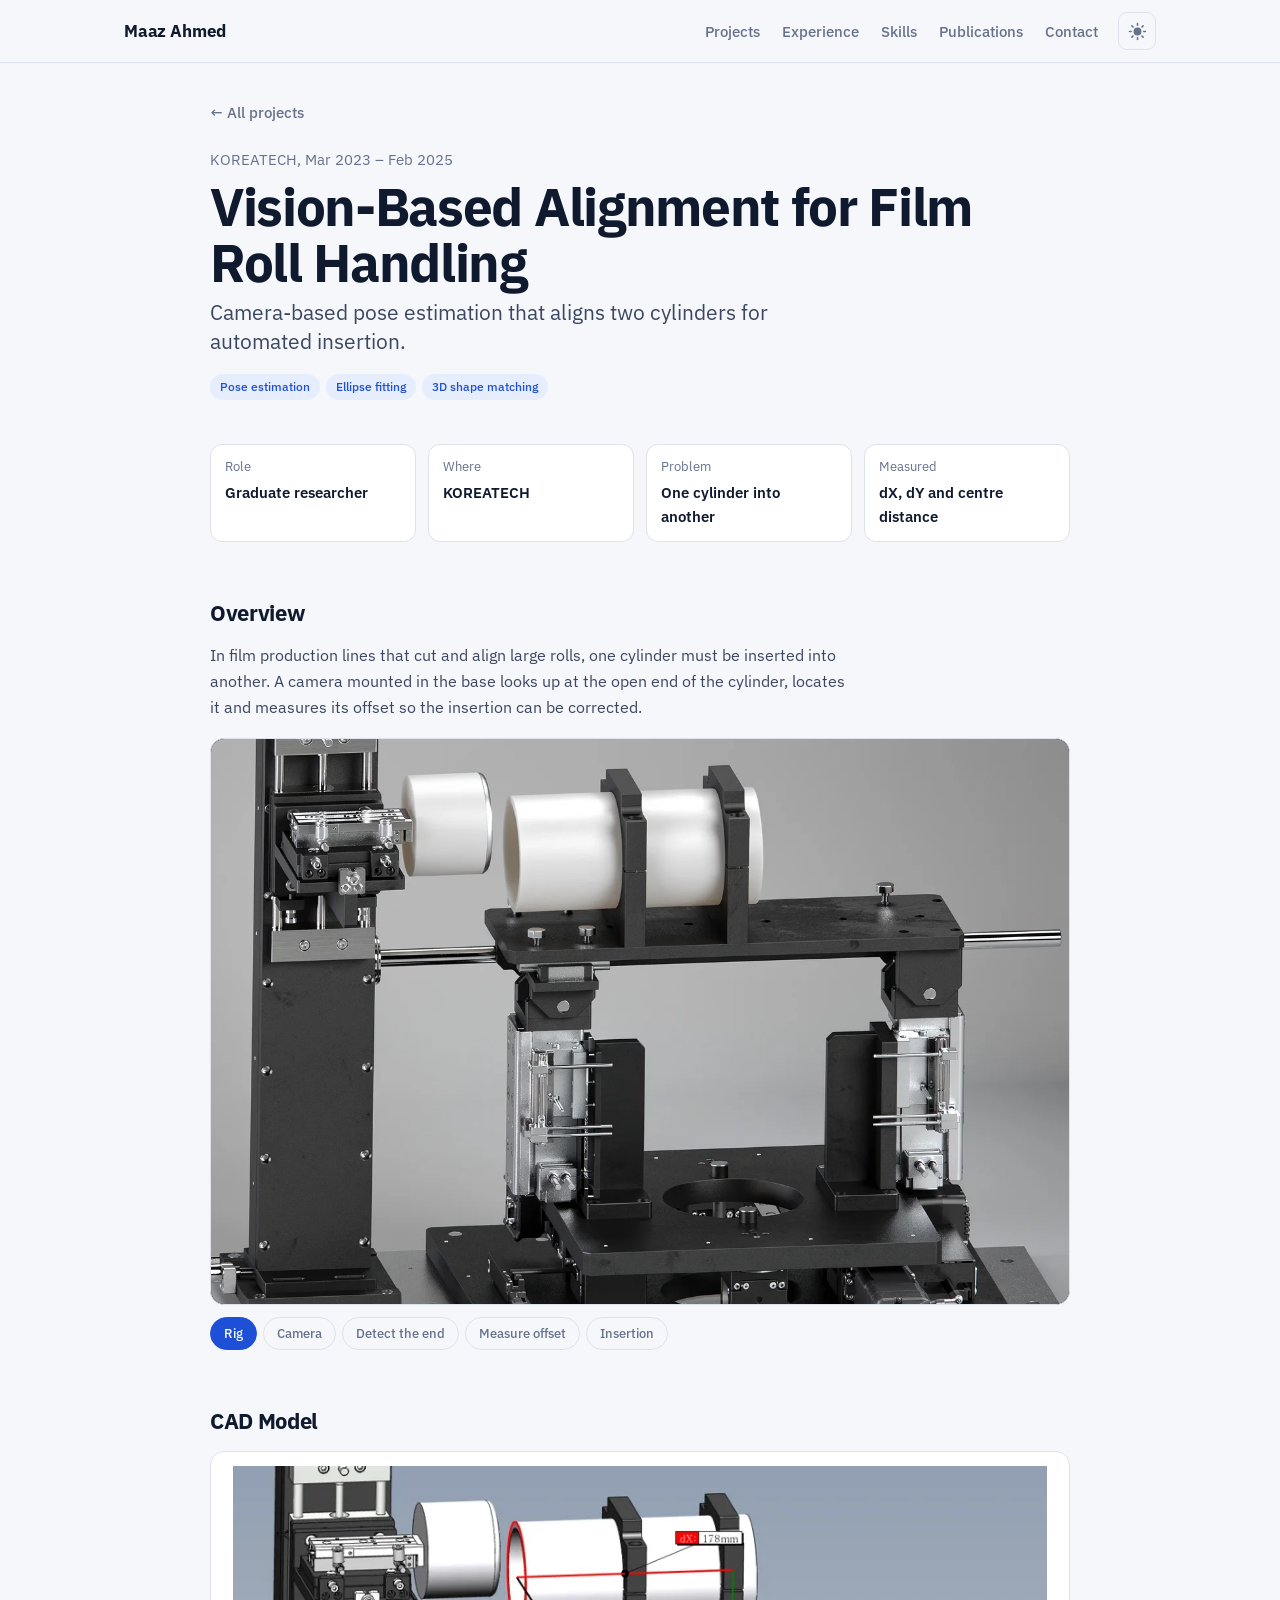
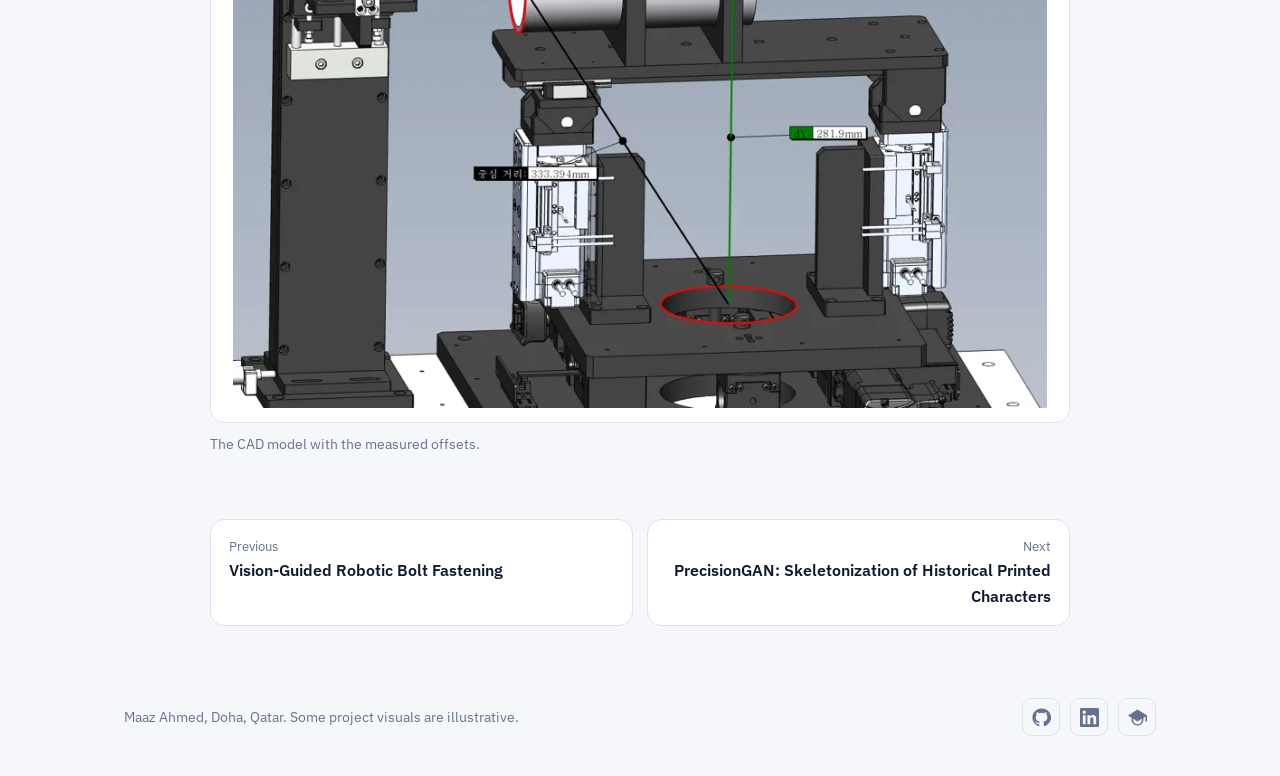
<file: projects/film-roll.html>
<!doctype html>
<html lang="en">
<head>
<meta charset="utf-8">
<meta name="viewport" content="width=device-width, initial-scale=1">
<title>Vision-Based Alignment for Film Roll Handling | Maaz Ahmed</title>
<meta name="description" content="Camera-based pose estimation that aligns two cylinders for automated insertion.">
<meta name="color-scheme" content="dark light">
<script>
  (function () {
    var t = null;
    try { t = localStorage.getItem('theme'); } catch (e) {}
    if (t !== 'light' && t !== 'dark') t = matchMedia('(prefers-color-scheme: light)').matches ? 'light' : 'dark';
    document.documentElement.dataset.theme = t;
  })();
</script>
<link rel="preconnect" href="https://fonts.googleapis.com">
<link rel="preconnect" href="https://fonts.gstatic.com" crossorigin>
<link href="https://fonts.googleapis.com/css2?family=IBM+Plex+Sans:ital,wght@0,400;0,500;0,600;0,700;1,400&display=swap" rel="stylesheet">
<link rel="stylesheet" href="../assets/site.css">
<link rel="canonical" href="https://maaz9898.github.io/projects/film-roll.html">
<meta property="og:type" content="website">
<meta property="og:title" content="Vision-Based Alignment for Film Roll Handling | Maaz Ahmed">
<meta property="og:description" content="Camera-based pose estimation that aligns two cylinders for automated insertion.">
<meta property="og:url" content="https://maaz9898.github.io/projects/film-roll.html">
<meta property="og:image" content="https://maaz9898.github.io/assets/og/film-roll.jpg">
<meta property="og:image:width" content="1200">
<meta property="og:image:height" content="630">
<meta name="twitter:card" content="summary_large_image">
<script type="application/ld+json">{"@context":"https://schema.org","@type":"Person","name":"Maaz Ahmed","jobTitle":"Machine Learning Engineer and Researcher","email":"mailto:maaz9898@gmail.com","url":"https://maaz9898.github.io/","address":{"@type":"PostalAddress","addressLocality":"Doha","addressCountry":"QA"},"alumniOf":["Korea University of Technology and Education","DHA Suffa University"],"knowsAbout":["Computer vision","Deep learning","6-DoF pose estimation","3D perception","Robotics","ROS2","PyTorch","Video understanding"],"sameAs":["https://github.com/maaz9898","https://www.linkedin.com/in/maazahmed98","https://scholar.google.com/citations?user=TZpghL4AAAAJ"]}</script>
</head>
<body>
<a class="skip" href="#content">Skip to content</a>
<header class="top">
  <div class="wrap bar">
    <a class="brand" href="../index.html">Maaz Ahmed</a>
    <nav aria-label="Main">
      <a href="../index.html#work">Projects</a>
      <a href="../index.html#experience">Experience</a>
      <a href="../index.html#skills">Skills</a>
      <a href="../index.html#publications">Publications</a>
      <a href="../index.html#contact">Contact</a>
    </nav>
    <button class="icon" id="theme" type="button" aria-label="Switch between dark and light mode" title="Switch theme"><svg class="moon" viewBox="0 0 24 24" aria-hidden="true"><path d="M20.4 14.5A8.5 8.5 0 0 1 9.5 3.6a.75.75 0 0 0-.98-.94A10 10 0 1 0 21.34 15.5a.75.75 0 0 0-.94-1Z"/></svg><svg class="sun" viewBox="0 0 24 24" aria-hidden="true"><path d="M12 7a5 5 0 1 0 0 10 5 5 0 0 0 0-10Zm0-6a1 1 0 0 1 1 1v2a1 1 0 1 1-2 0V2a1 1 0 0 1 1-1Zm0 18a1 1 0 0 1 1 1v2a1 1 0 1 1-2 0v-2a1 1 0 0 1 1-1ZM1 12a1 1 0 0 1 1-1h2a1 1 0 1 1 0 2H2a1 1 0 0 1-1-1Zm18 0a1 1 0 0 1 1-1h2a1 1 0 1 1 0 2h-2a1 1 0 0 1-1-1ZM4.22 4.22a1 1 0 0 1 1.42 0l1.41 1.42a1 1 0 0 1-1.41 1.41L4.22 5.64a1 1 0 0 1 0-1.42Zm12.73 12.73a1 1 0 0 1 1.41 0l1.42 1.41a1 1 0 0 1-1.42 1.42l-1.41-1.42a1 1 0 0 1 0-1.41ZM4.22 19.78a1 1 0 0 1 0-1.42l1.42-1.41a1 1 0 0 1 1.41 1.41l-1.41 1.42a1 1 0 0 1-1.42 0ZM16.95 7.05a1 1 0 0 1 0-1.41l1.41-1.42a1 1 0 1 1 1.42 1.42l-1.42 1.41a1 1 0 0 1-1.41 0Z"/></svg></button>
  </div>
</header>
<main id="content" class="wrap">

  <article class="project">
    <a class="back" href="../index.html#work">All projects</a>
    <header class="phead">
      <p class="kicker">KOREATECH, Mar 2023 – Feb 2025</p>
      <h1>Vision-Based Alignment for Film Roll Handling</h1>
      <p class="role">Camera-based pose estimation that aligns two cylinders for automated insertion.</p>
      <ul class="tags"><li>Pose estimation</li><li>Ellipse fitting</li><li>3D shape matching</li></ul>
      
    </header>
    <dl class="facts"><div><dt>Role</dt><dd>Graduate researcher</dd></div><div><dt>Where</dt><dd>KOREATECH</dd></div><div><dt>Problem</dt><dd>One cylinder into another</dd></div><div><dt>Measured</dt><dd>dX, dY and centre distance</dd></div></dl>
    <div class="prose">
<h2>Overview</h2>
<p>In film production lines that cut and align large rolls, one cylinder must be inserted into another. A camera mounted in the base looks up at the open end of the cylinder, locates it and measures its offset so the insertion can be corrected.</p>
<div class="annot" data-annot data-step="0">
  <div class="stage" style="--ar:1312 / 864">
    <img src="../assets/cadreal.webp" alt="The alignment rig: a hollow white cylinder held in clamps on a gantry, a smaller cylinder on a stage to its left, and a round camera opening in the base plate below" loading="lazy">
    <video muted loop playsinline preload="none" aria-label="The smaller cylinder sliding into the hollow one"><source src="../assets/insert.mp4" type="video/mp4"><source src="../assets/insert.webm" type="video/webm"></video>
    <svg class="ov" viewBox="0 0 1312 864" aria-hidden="true">
      <g class="s1">
        <ellipse class="cam" cx="797" cy="707" rx="108" ry="30"/>
        <path class="sight draw" pathLength="1" d="M797 707 L465 175"/>
        <g class="lab"><rect x="850" y="760" width="300" height="42" rx="8"/><text x="864" y="790">Upward-facing camera</text></g>
      </g>
      <g class="s2">
        <ellipse class="end draw" pathLength="1" cx="465" cy="175" rx="20" ry="92"/>
        <g class="lab"><rect x="505" y="32" width="440" height="42" rx="8"/><text x="519" y="62">Open end detected as an ellipse</text></g>
      </g>
      <g class="s3">
        <path class="dx draw" pathLength="1" d="M465 175 L800 172"/>
        <path class="dy draw" pathLength="1" d="M800 172 L797 707"/>
        <g class="lab"><rect x="570" y="120" width="176" height="42" rx="8"/><text x="584" y="150">dX 178 mm</text></g>
        <g class="lab"><rect x="822" y="410" width="204" height="42" rx="8"/><text x="836" y="440">dY 281.9 mm</text></g>
        <g class="lab"><rect x="430" y="440" width="362" height="42" rx="8"/><text x="444" y="470">Centre distance 333.4 mm</text></g>
      </g>
    </svg>
  </div>
  <div class="pills"><button type="button" aria-pressed="true">Rig</button><button type="button" aria-pressed="false">Camera</button><button type="button" aria-pressed="false">Detect the end</button><button type="button" aria-pressed="false">Measure offset</button><button type="button" aria-pressed="false">Insertion</button></div>
</div>

<h2>CAD Model</h2>
<figure class="fig"><div class="media paper" style="--ar:900 / 599"><img class="show" src="../assets/agv-cad.webp" alt="CAD view of the rig with the measured dX, dY and centre distance" loading="lazy"></div><figcaption>The CAD model with the measured offsets.</figcaption></figure>
</div>
    <nav class="pn" aria-label="More projects">
      <a href="bolt-fastening.html"><span>Previous</span><b>Vision-Guided Robotic Bolt Fastening</b></a>
      <a href="precisiongan.html"><span>Next</span><b>PrecisionGAN: Skeletonization of Historical Printed Characters</b></a>
    </nav>
  </article>

</main>
<footer class="wrap foot">
  <span>Maaz Ahmed, Doha, Qatar. Some project visuals are illustrative.</span>
  <span class="social">
    <a class="icon" href="https://github.com/maaz9898" aria-label="GitHub" title="GitHub"><svg viewBox="0 0 24 24" aria-hidden="true"><path d="M12 .5a11.5 11.5 0 0 0-3.64 22.41c.58.1.79-.25.79-.56v-2c-3.2.7-3.88-1.37-3.88-1.37-.52-1.33-1.28-1.69-1.28-1.69-1.05-.71.08-.7.08-.7 1.16.08 1.77 1.19 1.77 1.19 1.03 1.77 2.7 1.26 3.36.96.1-.75.4-1.26.73-1.55-2.55-.29-5.24-1.28-5.24-5.69 0-1.26.45-2.29 1.19-3.09-.12-.3-.52-1.47.11-3.06 0 0 .97-.31 3.17 1.18a11 11 0 0 1 5.78 0c2.2-1.49 3.17-1.18 3.17-1.18.63 1.59.23 2.76.11 3.06.74.8 1.19 1.83 1.19 3.09 0 4.42-2.7 5.4-5.26 5.68.41.36.78 1.06.78 2.14v3.17c0 .31.21.67.8.56A11.5 11.5 0 0 0 12 .5Z"/></svg></a>
    <a class="icon" href="https://www.linkedin.com/in/maazahmed98" aria-label="LinkedIn" title="LinkedIn"><svg viewBox="0 0 24 24" aria-hidden="true"><path d="M20.45 20.45h-3.55v-5.57c0-1.33-.03-3.04-1.85-3.04-1.86 0-2.14 1.45-2.14 2.94v5.67H9.35V9h3.41v1.56h.05c.47-.9 1.64-1.85 3.37-1.85 3.6 0 4.27 2.37 4.27 5.46v6.28ZM5.34 7.43a2.06 2.06 0 1 1 0-4.12 2.06 2.06 0 0 1 0 4.12ZM7.12 20.45H3.56V9h3.56v11.45ZM22.22 0H1.77C.79 0 0 .77 0 1.73v20.54C0 23.23.79 24 1.77 24h20.45c.98 0 1.78-.77 1.78-1.73V1.73C24 .77 23.2 0 22.22 0Z"/></svg></a>
    <a class="icon" href="https://scholar.google.com/citations?user=TZpghL4AAAAJ" aria-label="Google Scholar" title="Google Scholar"><svg viewBox="0 0 24 24" aria-hidden="true"><path d="M12 2 0 9.5l4.84 3.02A7.5 7.5 0 1 0 19.5 15v-2.69L22 10.75V17h2V9.5L12 2Zm0 18.5A5.5 5.5 0 0 1 6.5 15v-1.44L12 17l5.5-3.44V15a5.5 5.5 0 0 1-5.5 5.5Z"/></svg></a>
  </span>
</footer>
<script src="../assets/site.js"></script>
</body>
</html>
</file>
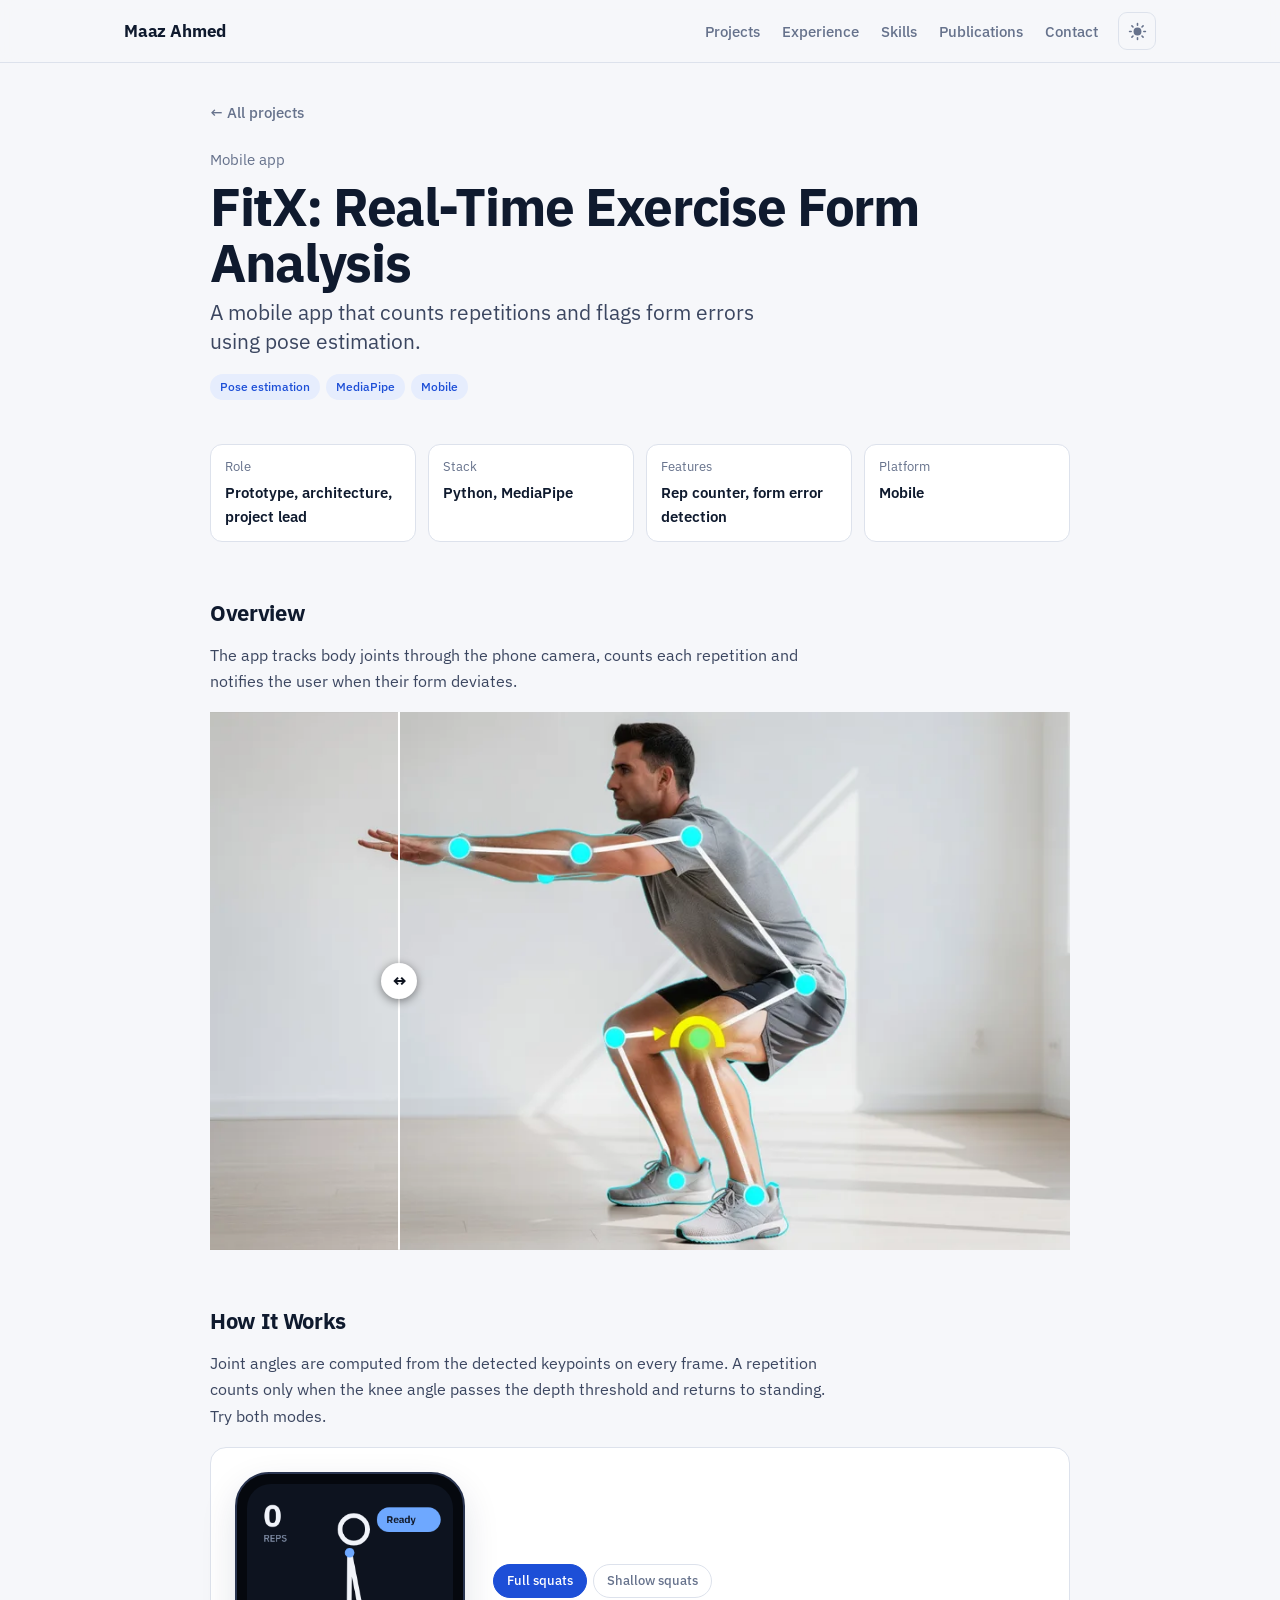
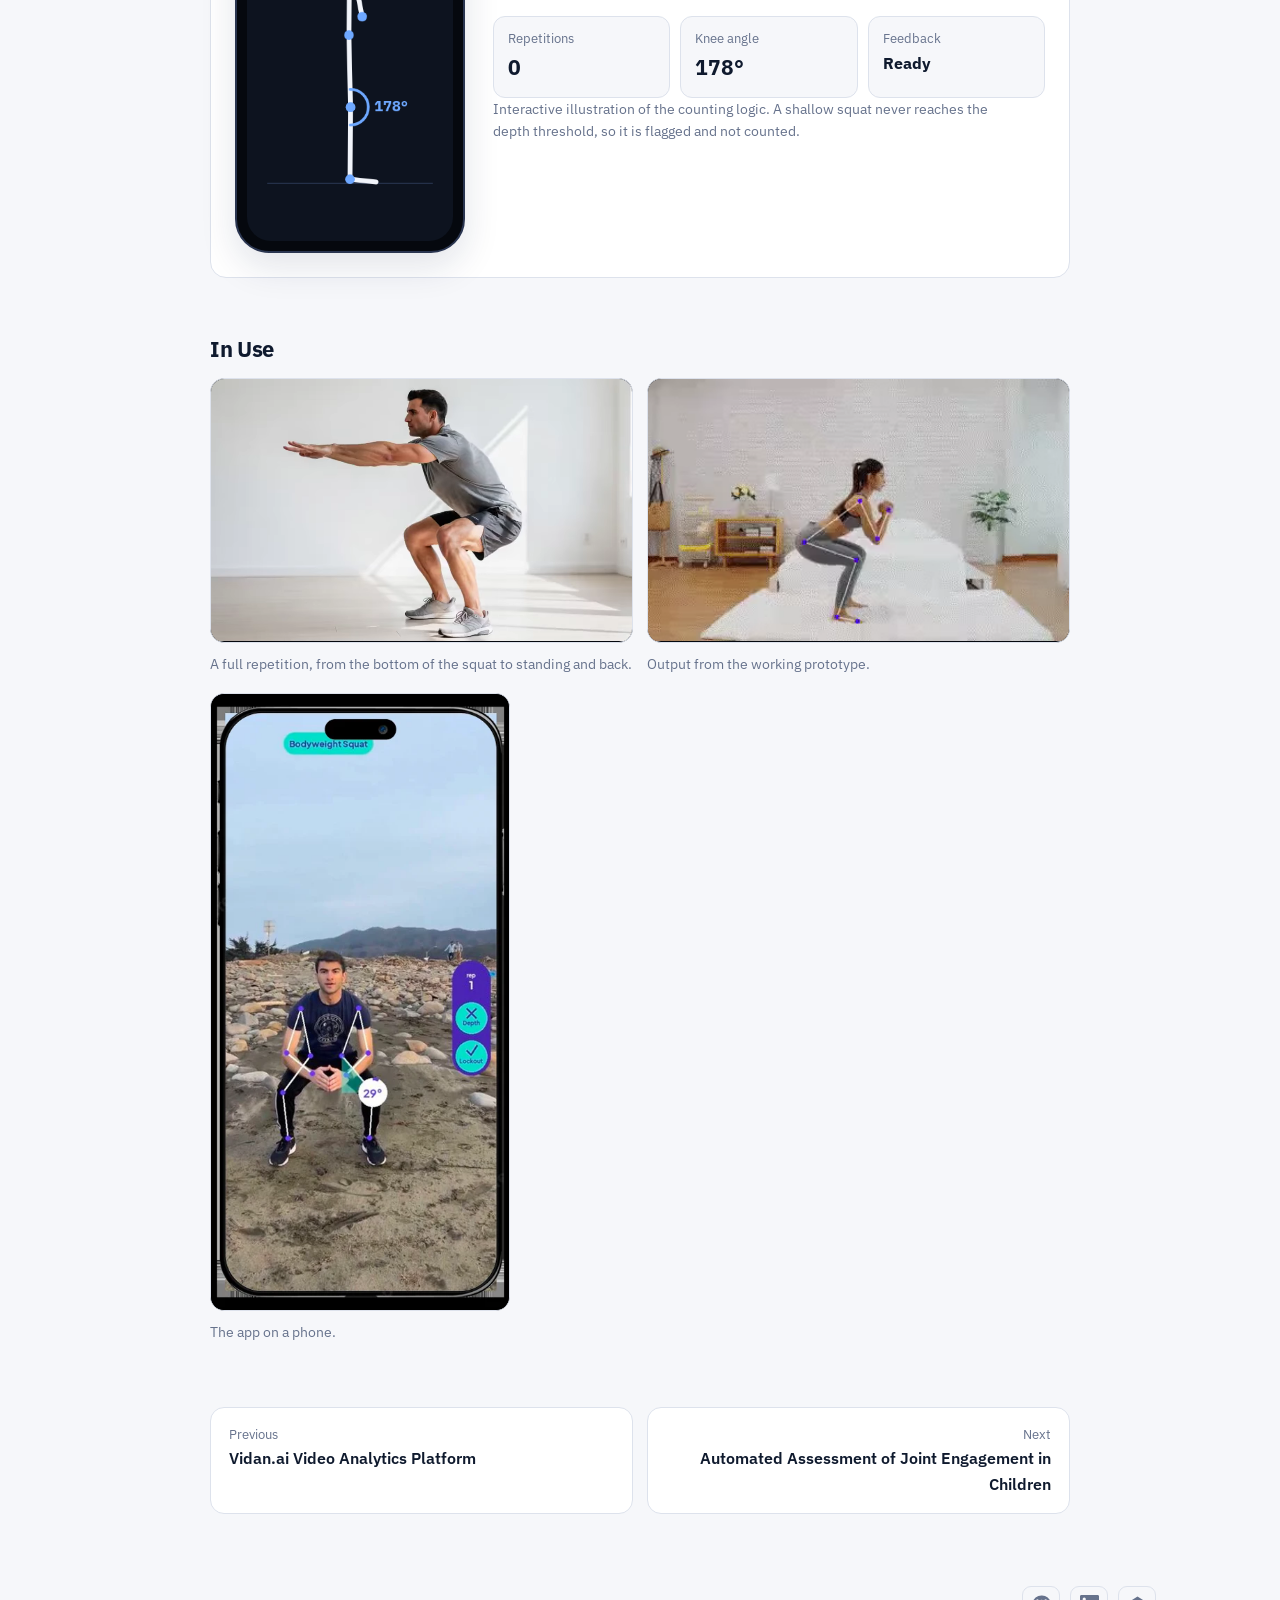
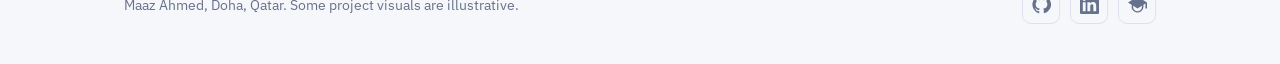
<file: projects/fitx.html>
<!doctype html>
<html lang="en">
<head>
<meta charset="utf-8">
<meta name="viewport" content="width=device-width, initial-scale=1">
<title>FitX: Real-Time Exercise Form Analysis | Maaz Ahmed</title>
<meta name="description" content="A mobile app that counts repetitions and flags form errors using pose estimation.">
<meta name="color-scheme" content="dark light">
<script>
  (function () {
    var t = null;
    try { t = localStorage.getItem('theme'); } catch (e) {}
    if (t !== 'light' && t !== 'dark') t = matchMedia('(prefers-color-scheme: light)').matches ? 'light' : 'dark';
    document.documentElement.dataset.theme = t;
  })();
</script>
<link rel="preconnect" href="https://fonts.googleapis.com">
<link rel="preconnect" href="https://fonts.gstatic.com" crossorigin>
<link href="https://fonts.googleapis.com/css2?family=IBM+Plex+Sans:ital,wght@0,400;0,500;0,600;0,700;1,400&display=swap" rel="stylesheet">
<link rel="stylesheet" href="../assets/site.css">
<link rel="canonical" href="https://maaz9898.github.io/projects/fitx.html">
<meta property="og:type" content="website">
<meta property="og:title" content="FitX: Real-Time Exercise Form Analysis | Maaz Ahmed">
<meta property="og:description" content="A mobile app that counts repetitions and flags form errors using pose estimation.">
<meta property="og:url" content="https://maaz9898.github.io/projects/fitx.html">
<meta property="og:image" content="https://maaz9898.github.io/assets/og/fitx.jpg">
<meta property="og:image:width" content="1200">
<meta property="og:image:height" content="630">
<meta name="twitter:card" content="summary_large_image">
<script type="application/ld+json">{"@context":"https://schema.org","@type":"Person","name":"Maaz Ahmed","jobTitle":"Machine Learning Engineer and Researcher","email":"mailto:maaz9898@gmail.com","url":"https://maaz9898.github.io/","address":{"@type":"PostalAddress","addressLocality":"Doha","addressCountry":"QA"},"alumniOf":["Korea University of Technology and Education","DHA Suffa University"],"knowsAbout":["Computer vision","Deep learning","6-DoF pose estimation","3D perception","Robotics","ROS2","PyTorch","Video understanding"],"sameAs":["https://github.com/maaz9898","https://www.linkedin.com/in/maazahmed98","https://scholar.google.com/citations?user=TZpghL4AAAAJ"]}</script>
</head>
<body>
<a class="skip" href="#content">Skip to content</a>
<header class="top">
  <div class="wrap bar">
    <a class="brand" href="../index.html">Maaz Ahmed</a>
    <nav aria-label="Main">
      <a href="../index.html#work">Projects</a>
      <a href="../index.html#experience">Experience</a>
      <a href="../index.html#skills">Skills</a>
      <a href="../index.html#publications">Publications</a>
      <a href="../index.html#contact">Contact</a>
    </nav>
    <button class="icon" id="theme" type="button" aria-label="Switch between dark and light mode" title="Switch theme"><svg class="moon" viewBox="0 0 24 24" aria-hidden="true"><path d="M20.4 14.5A8.5 8.5 0 0 1 9.5 3.6a.75.75 0 0 0-.98-.94A10 10 0 1 0 21.34 15.5a.75.75 0 0 0-.94-1Z"/></svg><svg class="sun" viewBox="0 0 24 24" aria-hidden="true"><path d="M12 7a5 5 0 1 0 0 10 5 5 0 0 0 0-10Zm0-6a1 1 0 0 1 1 1v2a1 1 0 1 1-2 0V2a1 1 0 0 1 1-1Zm0 18a1 1 0 0 1 1 1v2a1 1 0 1 1-2 0v-2a1 1 0 0 1 1-1ZM1 12a1 1 0 0 1 1-1h2a1 1 0 1 1 0 2H2a1 1 0 0 1-1-1Zm18 0a1 1 0 0 1 1-1h2a1 1 0 1 1 0 2h-2a1 1 0 0 1-1-1ZM4.22 4.22a1 1 0 0 1 1.42 0l1.41 1.42a1 1 0 0 1-1.41 1.41L4.22 5.64a1 1 0 0 1 0-1.42Zm12.73 12.73a1 1 0 0 1 1.41 0l1.42 1.41a1 1 0 0 1-1.42 1.42l-1.41-1.42a1 1 0 0 1 0-1.41ZM4.22 19.78a1 1 0 0 1 0-1.42l1.42-1.41a1 1 0 0 1 1.41 1.41l-1.41 1.42a1 1 0 0 1-1.42 0ZM16.95 7.05a1 1 0 0 1 0-1.41l1.41-1.42a1 1 0 1 1 1.42 1.42l-1.42 1.41a1 1 0 0 1-1.41 0Z"/></svg></button>
  </div>
</header>
<main id="content" class="wrap">

  <article class="project">
    <a class="back" href="../index.html#work">All projects</a>
    <header class="phead">
      <p class="kicker">Mobile app</p>
      <h1>FitX: Real-Time Exercise Form Analysis</h1>
      <p class="role">A mobile app that counts repetitions and flags form errors using pose estimation.</p>
      <ul class="tags"><li>Pose estimation</li><li>MediaPipe</li><li>Mobile</li></ul>
      
    </header>
    <dl class="facts"><div><dt>Role</dt><dd>Prototype, architecture, project lead</dd></div><div><dt>Stack</dt><dd>Python, MediaPipe</dd></div><div><dt>Features</dt><dd>Rep counter, form error detection</dd></div><div><dt>Platform</dt><dd>Mobile</dd></div></dl>
    <div class="prose">
<h2>Overview</h2>
<p>The app tracks body joints through the phone camera, counts each repetition and notifies the user when their form deviates.</p>
<div class="cmp" data-cmp style="--ar:16 / 10"><img src="../assets/fitx_pose.webp" alt="" loading="lazy"><img class="over" src="../assets/fitx_photo.webp" alt="A man at the bottom of a squat. Drag to reveal the detected body keypoints and knee angle" loading="lazy"><span class="handle" aria-hidden="true"></span><input type="range" min="0" max="100" value="55" aria-label="Drag to compare the camera view with the machine view"></div>

<h2>How It Works</h2>
<p>Joint angles are computed from the detected keypoints on every frame. A repetition counts only when the knee angle passes the depth threshold and returns to standing. Try both modes.</p>
<div class="fx" data-fitx>
  <div class="phone"><canvas width="300" height="520" role="img" aria-label="A stick figure doing squats with a live knee angle, a rep counter and form feedback"></canvas></div>
  <div class="fx-side">
    <div class="pills"><button type="button" aria-pressed="true" data-mode="good">Full squats</button><button type="button" aria-pressed="false" data-mode="shallow">Shallow squats</button></div>
    <dl class="fx-read">
      <div><dt>Repetitions</dt><dd data-reps>0</dd></div>
      <div><dt>Knee angle</dt><dd><span data-angle>180</span>&deg;</dd></div>
      <div><dt>Feedback</dt><dd data-msg>Ready</dd></div>
    </dl>
    <p class="note">Interactive illustration of the counting logic. A shallow squat never reaches the depth threshold, so it is flagged and not counted.</p>
  </div>
</div>

<h2>In Use</h2>
<div class="two-up">
  <figure class="fig"><div class="media" style="--ar:16 / 10"><video class="show" poster="../assets/fitx_photo.webp" muted loop playsinline preload="none" data-auto aria-label="A man standing up from a squat and lowering back down"><source src="../assets/fitx_squat.mp4" type="video/mp4"><source src="../assets/fitx_squat.webm" type="video/webm"></video></div><figcaption>A full repetition, from the bottom of the squat to standing and back.</figcaption></figure>
  <figure class="fig"><div class="media" style="--ar:16 / 10"><video class="show" poster="../assets/fitx.webp" muted loop playsinline preload="none" data-auto aria-label="A person doing squats with a pose skeleton drawn over them"><source src="../assets/fitx.mp4" type="video/mp4"><source src="../assets/fitx.webm" type="video/webm"></video></div><figcaption>Output from the working prototype.</figcaption></figure>
</div>
<figure class="fig"><div class="media" style="--ar:429 / 884"><img class="show" src="../assets/fitx_phone.webp" alt="The FitX app on a phone showing a squat with the skeleton and joint angle" loading="lazy"></div><figcaption>The app on a phone.</figcaption></figure>
</div>
    <nav class="pn" aria-label="More projects">
      <a href="vidan.html"><span>Previous</span><b>Vidan.ai Video Analytics Platform</b></a>
      <a href="joint-engagement.html"><span>Next</span><b>Automated Assessment of Joint Engagement in Children</b></a>
    </nav>
  </article>

</main>
<footer class="wrap foot">
  <span>Maaz Ahmed, Doha, Qatar. Some project visuals are illustrative.</span>
  <span class="social">
    <a class="icon" href="https://github.com/maaz9898" aria-label="GitHub" title="GitHub"><svg viewBox="0 0 24 24" aria-hidden="true"><path d="M12 .5a11.5 11.5 0 0 0-3.64 22.41c.58.1.79-.25.79-.56v-2c-3.2.7-3.88-1.37-3.88-1.37-.52-1.33-1.28-1.69-1.28-1.69-1.05-.71.08-.7.08-.7 1.16.08 1.77 1.19 1.77 1.19 1.03 1.77 2.7 1.26 3.36.96.1-.75.4-1.26.73-1.55-2.55-.29-5.24-1.28-5.24-5.69 0-1.26.45-2.29 1.19-3.09-.12-.3-.52-1.47.11-3.06 0 0 .97-.31 3.17 1.18a11 11 0 0 1 5.78 0c2.2-1.49 3.17-1.18 3.17-1.18.63 1.59.23 2.76.11 3.06.74.8 1.19 1.83 1.19 3.09 0 4.42-2.7 5.4-5.26 5.68.41.36.78 1.06.78 2.14v3.17c0 .31.21.67.8.56A11.5 11.5 0 0 0 12 .5Z"/></svg></a>
    <a class="icon" href="https://www.linkedin.com/in/maazahmed98" aria-label="LinkedIn" title="LinkedIn"><svg viewBox="0 0 24 24" aria-hidden="true"><path d="M20.45 20.45h-3.55v-5.57c0-1.33-.03-3.04-1.85-3.04-1.86 0-2.14 1.45-2.14 2.94v5.67H9.35V9h3.41v1.56h.05c.47-.9 1.64-1.85 3.37-1.85 3.6 0 4.27 2.37 4.27 5.46v6.28ZM5.34 7.43a2.06 2.06 0 1 1 0-4.12 2.06 2.06 0 0 1 0 4.12ZM7.12 20.45H3.56V9h3.56v11.45ZM22.22 0H1.77C.79 0 0 .77 0 1.73v20.54C0 23.23.79 24 1.77 24h20.45c.98 0 1.78-.77 1.78-1.73V1.73C24 .77 23.2 0 22.22 0Z"/></svg></a>
    <a class="icon" href="https://scholar.google.com/citations?user=TZpghL4AAAAJ" aria-label="Google Scholar" title="Google Scholar"><svg viewBox="0 0 24 24" aria-hidden="true"><path d="M12 2 0 9.5l4.84 3.02A7.5 7.5 0 1 0 19.5 15v-2.69L22 10.75V17h2V9.5L12 2Zm0 18.5A5.5 5.5 0 0 1 6.5 15v-1.44L12 17l5.5-3.44V15a5.5 5.5 0 0 1-5.5 5.5Z"/></svg></a>
  </span>
</footer>
<script src="../assets/site.js"></script>
</body>
</html>
</file>
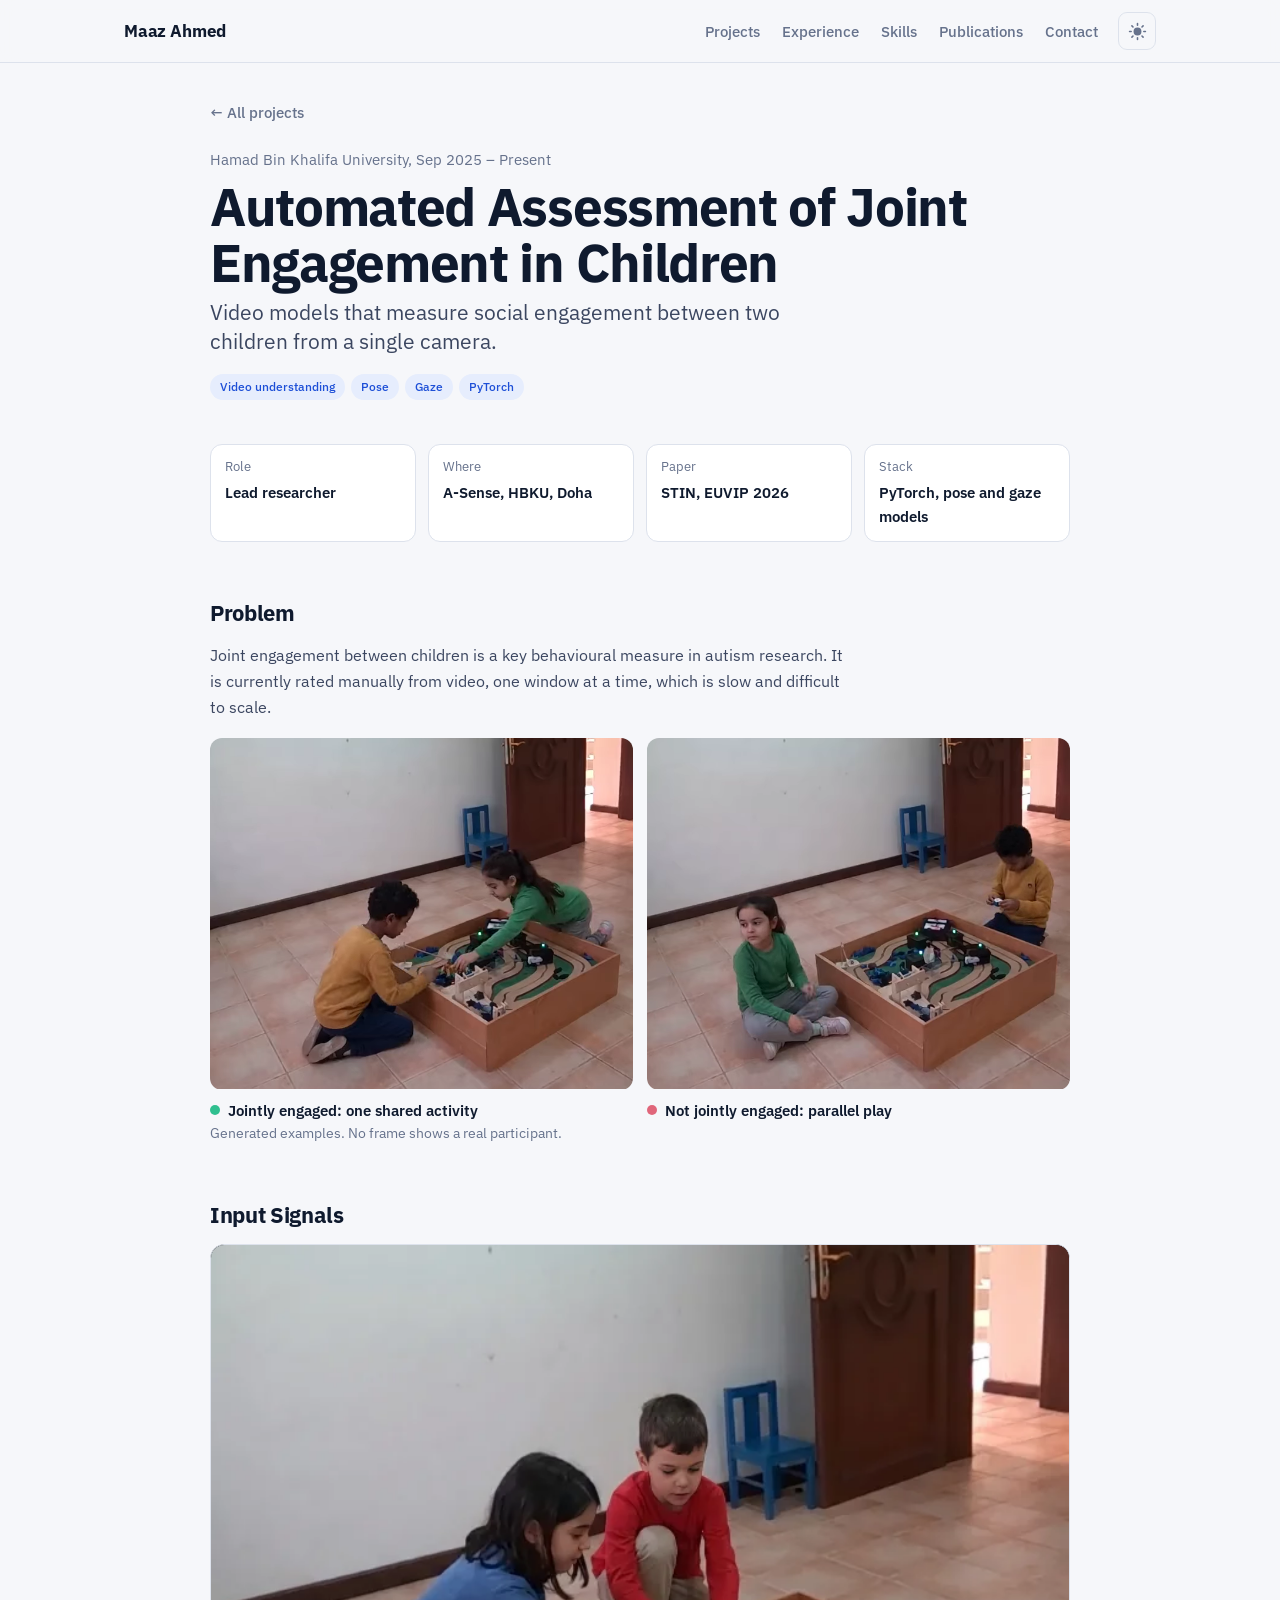
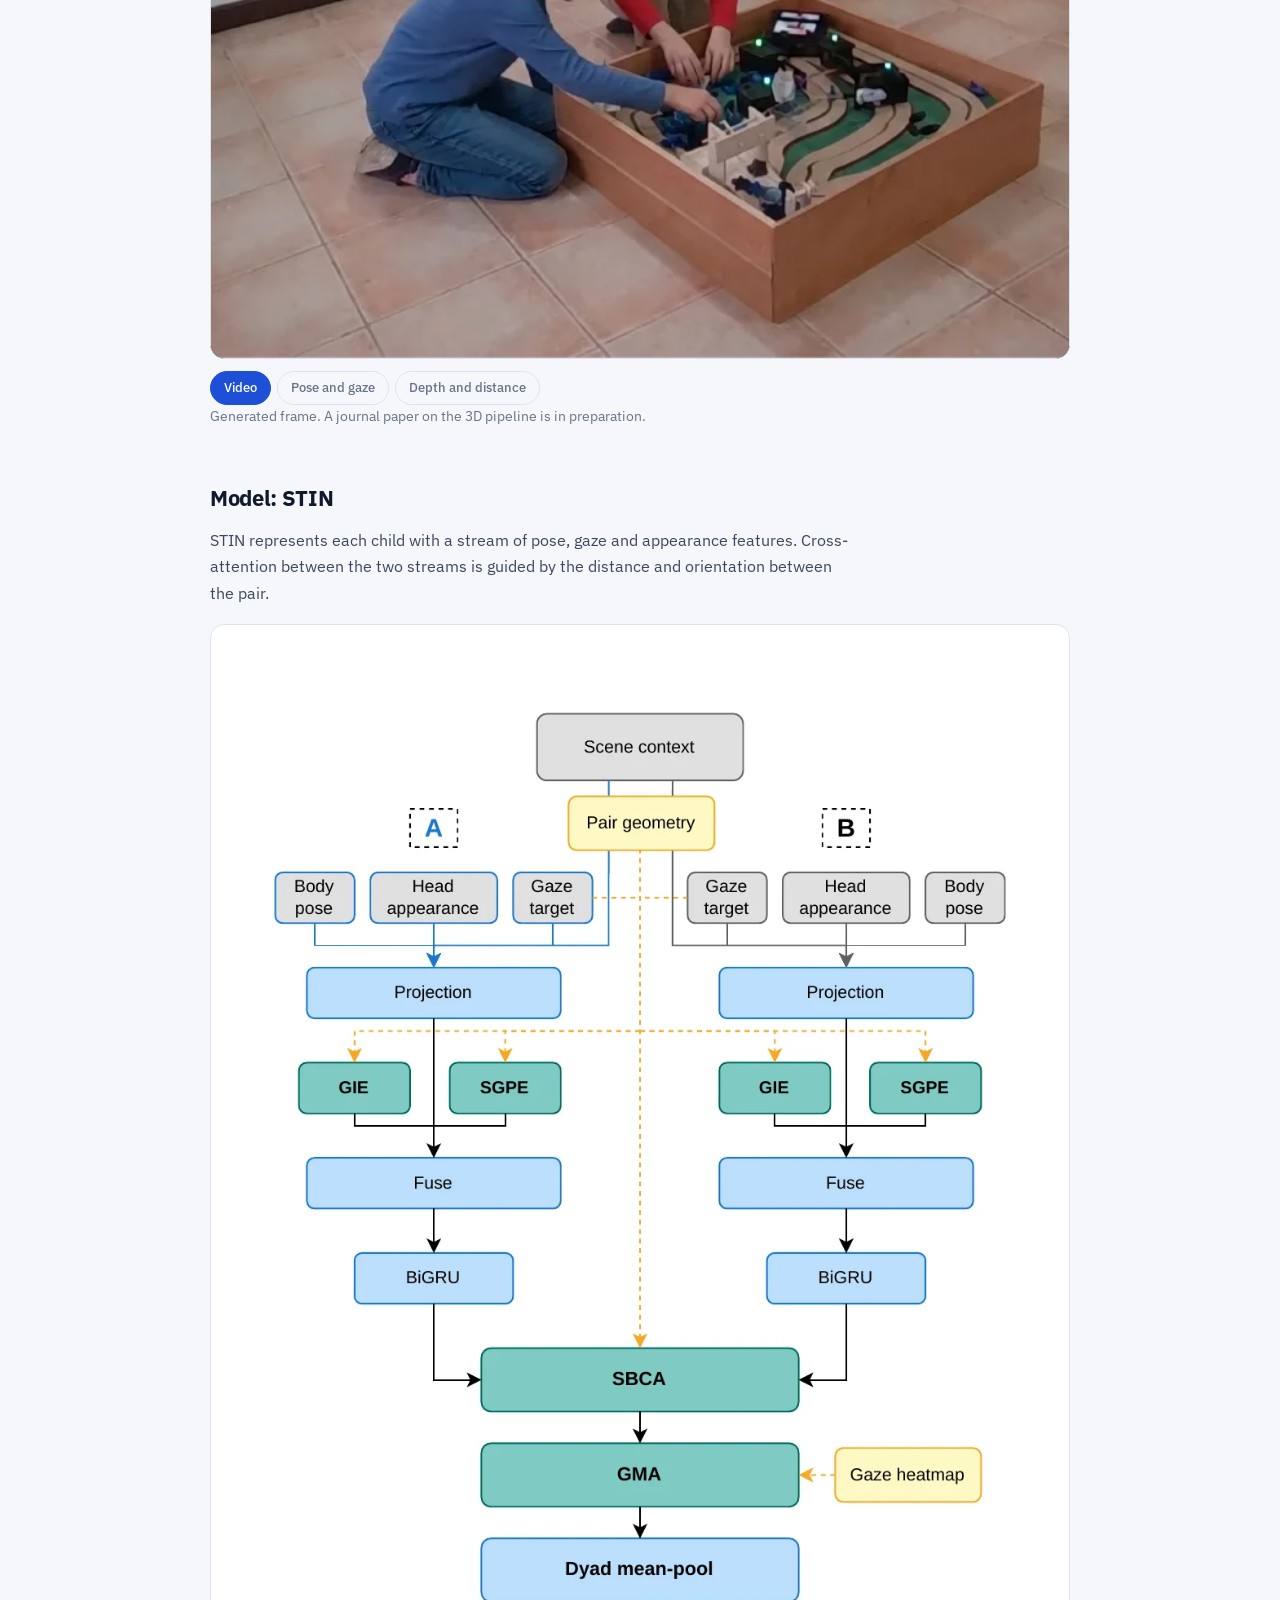
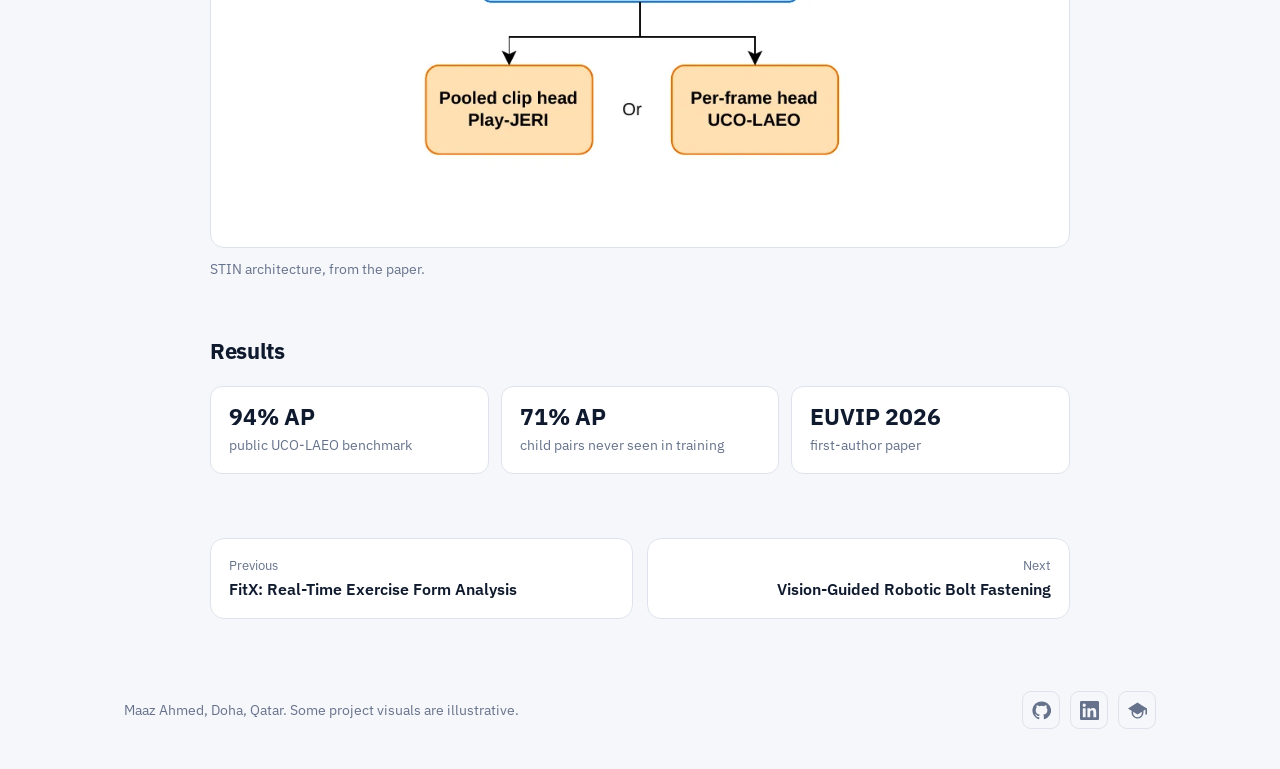
<file: projects/joint-engagement.html>
<!doctype html>
<html lang="en">
<head>
<meta charset="utf-8">
<meta name="viewport" content="width=device-width, initial-scale=1">
<title>Automated Assessment of Joint Engagement in Children | Maaz Ahmed</title>
<meta name="description" content="Video models that measure social engagement between two children from a single camera.">
<meta name="color-scheme" content="dark light">
<script>
  (function () {
    var t = null;
    try { t = localStorage.getItem('theme'); } catch (e) {}
    if (t !== 'light' && t !== 'dark') t = matchMedia('(prefers-color-scheme: light)').matches ? 'light' : 'dark';
    document.documentElement.dataset.theme = t;
  })();
</script>
<link rel="preconnect" href="https://fonts.googleapis.com">
<link rel="preconnect" href="https://fonts.gstatic.com" crossorigin>
<link href="https://fonts.googleapis.com/css2?family=IBM+Plex+Sans:ital,wght@0,400;0,500;0,600;0,700;1,400&display=swap" rel="stylesheet">
<link rel="stylesheet" href="../assets/site.css">
<link rel="canonical" href="https://maaz9898.github.io/projects/joint-engagement.html">
<meta property="og:type" content="website">
<meta property="og:title" content="Automated Assessment of Joint Engagement in Children | Maaz Ahmed">
<meta property="og:description" content="Video models that measure social engagement between two children from a single camera.">
<meta property="og:url" content="https://maaz9898.github.io/projects/joint-engagement.html">
<meta property="og:image" content="https://maaz9898.github.io/assets/og/joint-engagement.jpg">
<meta property="og:image:width" content="1200">
<meta property="og:image:height" content="630">
<meta name="twitter:card" content="summary_large_image">
<script type="application/ld+json">{"@context":"https://schema.org","@type":"Person","name":"Maaz Ahmed","jobTitle":"Machine Learning Engineer and Researcher","email":"mailto:maaz9898@gmail.com","url":"https://maaz9898.github.io/","address":{"@type":"PostalAddress","addressLocality":"Doha","addressCountry":"QA"},"alumniOf":["Korea University of Technology and Education","DHA Suffa University"],"knowsAbout":["Computer vision","Deep learning","6-DoF pose estimation","3D perception","Robotics","ROS2","PyTorch","Video understanding"],"sameAs":["https://github.com/maaz9898","https://www.linkedin.com/in/maazahmed98","https://scholar.google.com/citations?user=TZpghL4AAAAJ"]}</script>
</head>
<body>
<a class="skip" href="#content">Skip to content</a>
<header class="top">
  <div class="wrap bar">
    <a class="brand" href="../index.html">Maaz Ahmed</a>
    <nav aria-label="Main">
      <a href="../index.html#work">Projects</a>
      <a href="../index.html#experience">Experience</a>
      <a href="../index.html#skills">Skills</a>
      <a href="../index.html#publications">Publications</a>
      <a href="../index.html#contact">Contact</a>
    </nav>
    <button class="icon" id="theme" type="button" aria-label="Switch between dark and light mode" title="Switch theme"><svg class="moon" viewBox="0 0 24 24" aria-hidden="true"><path d="M20.4 14.5A8.5 8.5 0 0 1 9.5 3.6a.75.75 0 0 0-.98-.94A10 10 0 1 0 21.34 15.5a.75.75 0 0 0-.94-1Z"/></svg><svg class="sun" viewBox="0 0 24 24" aria-hidden="true"><path d="M12 7a5 5 0 1 0 0 10 5 5 0 0 0 0-10Zm0-6a1 1 0 0 1 1 1v2a1 1 0 1 1-2 0V2a1 1 0 0 1 1-1Zm0 18a1 1 0 0 1 1 1v2a1 1 0 1 1-2 0v-2a1 1 0 0 1 1-1ZM1 12a1 1 0 0 1 1-1h2a1 1 0 1 1 0 2H2a1 1 0 0 1-1-1Zm18 0a1 1 0 0 1 1-1h2a1 1 0 1 1 0 2h-2a1 1 0 0 1-1-1ZM4.22 4.22a1 1 0 0 1 1.42 0l1.41 1.42a1 1 0 0 1-1.41 1.41L4.22 5.64a1 1 0 0 1 0-1.42Zm12.73 12.73a1 1 0 0 1 1.41 0l1.42 1.41a1 1 0 0 1-1.42 1.42l-1.41-1.42a1 1 0 0 1 0-1.41ZM4.22 19.78a1 1 0 0 1 0-1.42l1.42-1.41a1 1 0 0 1 1.41 1.41l-1.41 1.42a1 1 0 0 1-1.42 0ZM16.95 7.05a1 1 0 0 1 0-1.41l1.41-1.42a1 1 0 1 1 1.42 1.42l-1.42 1.41a1 1 0 0 1-1.41 0Z"/></svg></button>
  </div>
</header>
<main id="content" class="wrap">

  <article class="project">
    <a class="back" href="../index.html#work">All projects</a>
    <header class="phead">
      <p class="kicker">Hamad Bin Khalifa University, Sep 2025 – Present</p>
      <h1>Automated Assessment of Joint Engagement in Children</h1>
      <p class="role">Video models that measure social engagement between two children from a single camera.</p>
      <ul class="tags"><li>Video understanding</li><li>Pose</li><li>Gaze</li><li>PyTorch</li></ul>
      
    </header>
    <dl class="facts"><div><dt>Role</dt><dd>Lead researcher</dd></div><div><dt>Where</dt><dd>A-Sense, HBKU, Doha</dd></div><div><dt>Paper</dt><dd>STIN, EUVIP 2026</dd></div><div><dt>Stack</dt><dd>PyTorch, pose and gaze models</dd></div></dl>
    <div class="prose">
<h2>Problem</h2>
<p>Joint engagement between children is a key behavioural measure in autism research. It is currently rated manually from video, one window at a time, which is slow and difficult to scale.</p>
<div class="pair">
  <figure class="clip"><video class="show" poster="../assets/engaged.webp" muted loop playsinline preload="none" data-auto aria-label="Two children building the same track together"><source src="../assets/engaged.mp4" type="video/mp4"><source src="../assets/engaged.webm" type="video/webm"></video><figcaption><span class="dot"></span>Jointly engaged: one shared activity</figcaption></figure>
  <figure class="clip"><video class="show" poster="../assets/not-engaged.webp" muted loop playsinline preload="none" data-auto aria-label="Two children playing separately at the same box"><source src="../assets/not-engaged.mp4" type="video/mp4"><source src="../assets/not-engaged.webm" type="video/webm"></video><figcaption><span class="dot off"></span>Not jointly engaged: parallel play</figcaption></figure>
</div>
<p class="note">Generated examples. No frame shows a real participant.</p>

<h2>Input Signals</h2>
<div class="tabs" data-tabs><div class="stage" style="--ar:699 / 581"><img class="show" src="../assets/je_frame.webp" alt="Two children at a toy box, seen from a fixed camera" loading="lazy"><img src="../assets/je_features.webp" alt="The same frame with boxes, body skeletons and gaze arrows" loading="lazy"><img src="../assets/je_depth.webp" alt="A depth map of the same frame with the distance between the children marked" loading="lazy"></div><div class="pills"><button type="button" aria-pressed="true">Video</button><button type="button" aria-pressed="false">Pose and gaze</button><button type="button" aria-pressed="false">Depth and distance</button></div></div>
<p class="note">Generated frame. A journal paper on the 3D pipeline is in preparation.</p>

<h2>Model: STIN</h2>
<p>STIN represents each child with a stream of pose, gaze and appearance features. Cross-attention between the two streams is guided by the distance and orientation between the pair.</p>
<figure class="fig"><div class="media paper" style="--ar:1018 / 1449"><img class="show" src="../assets/stin_arch.webp" alt="Architecture of STIN: two per-person streams, cross-attention between them, pooling and a classifier" loading="lazy"></div><figcaption>STIN architecture, from the paper.</figcaption></figure>

<h2>Results</h2>
<div class="stats"><div><b>94% AP</b><span>public UCO-LAEO benchmark</span></div><div><b>71% AP</b><span>child pairs never seen in training</span></div><div><b>EUVIP 2026</b><span>first-author paper</span></div></div>
</div>
    <nav class="pn" aria-label="More projects">
      <a href="fitx.html"><span>Previous</span><b>FitX: Real-Time Exercise Form Analysis</b></a>
      <a href="bolt-fastening.html"><span>Next</span><b>Vision-Guided Robotic Bolt Fastening</b></a>
    </nav>
  </article>

</main>
<footer class="wrap foot">
  <span>Maaz Ahmed, Doha, Qatar. Some project visuals are illustrative.</span>
  <span class="social">
    <a class="icon" href="https://github.com/maaz9898" aria-label="GitHub" title="GitHub"><svg viewBox="0 0 24 24" aria-hidden="true"><path d="M12 .5a11.5 11.5 0 0 0-3.64 22.41c.58.1.79-.25.79-.56v-2c-3.2.7-3.88-1.37-3.88-1.37-.52-1.33-1.28-1.69-1.28-1.69-1.05-.71.08-.7.08-.7 1.16.08 1.77 1.19 1.77 1.19 1.03 1.77 2.7 1.26 3.36.96.1-.75.4-1.26.73-1.55-2.55-.29-5.24-1.28-5.24-5.69 0-1.26.45-2.29 1.19-3.09-.12-.3-.52-1.47.11-3.06 0 0 .97-.31 3.17 1.18a11 11 0 0 1 5.78 0c2.2-1.49 3.17-1.18 3.17-1.18.63 1.59.23 2.76.11 3.06.74.8 1.19 1.83 1.19 3.09 0 4.42-2.7 5.4-5.26 5.68.41.36.78 1.06.78 2.14v3.17c0 .31.21.67.8.56A11.5 11.5 0 0 0 12 .5Z"/></svg></a>
    <a class="icon" href="https://www.linkedin.com/in/maazahmed98" aria-label="LinkedIn" title="LinkedIn"><svg viewBox="0 0 24 24" aria-hidden="true"><path d="M20.45 20.45h-3.55v-5.57c0-1.33-.03-3.04-1.85-3.04-1.86 0-2.14 1.45-2.14 2.94v5.67H9.35V9h3.41v1.56h.05c.47-.9 1.64-1.85 3.37-1.85 3.6 0 4.27 2.37 4.27 5.46v6.28ZM5.34 7.43a2.06 2.06 0 1 1 0-4.12 2.06 2.06 0 0 1 0 4.12ZM7.12 20.45H3.56V9h3.56v11.45ZM22.22 0H1.77C.79 0 0 .77 0 1.73v20.54C0 23.23.79 24 1.77 24h20.45c.98 0 1.78-.77 1.78-1.73V1.73C24 .77 23.2 0 22.22 0Z"/></svg></a>
    <a class="icon" href="https://scholar.google.com/citations?user=TZpghL4AAAAJ" aria-label="Google Scholar" title="Google Scholar"><svg viewBox="0 0 24 24" aria-hidden="true"><path d="M12 2 0 9.5l4.84 3.02A7.5 7.5 0 1 0 19.5 15v-2.69L22 10.75V17h2V9.5L12 2Zm0 18.5A5.5 5.5 0 0 1 6.5 15v-1.44L12 17l5.5-3.44V15a5.5 5.5 0 0 1-5.5 5.5Z"/></svg></a>
  </span>
</footer>
<script src="../assets/site.js"></script>
</body>
</html>
</file>
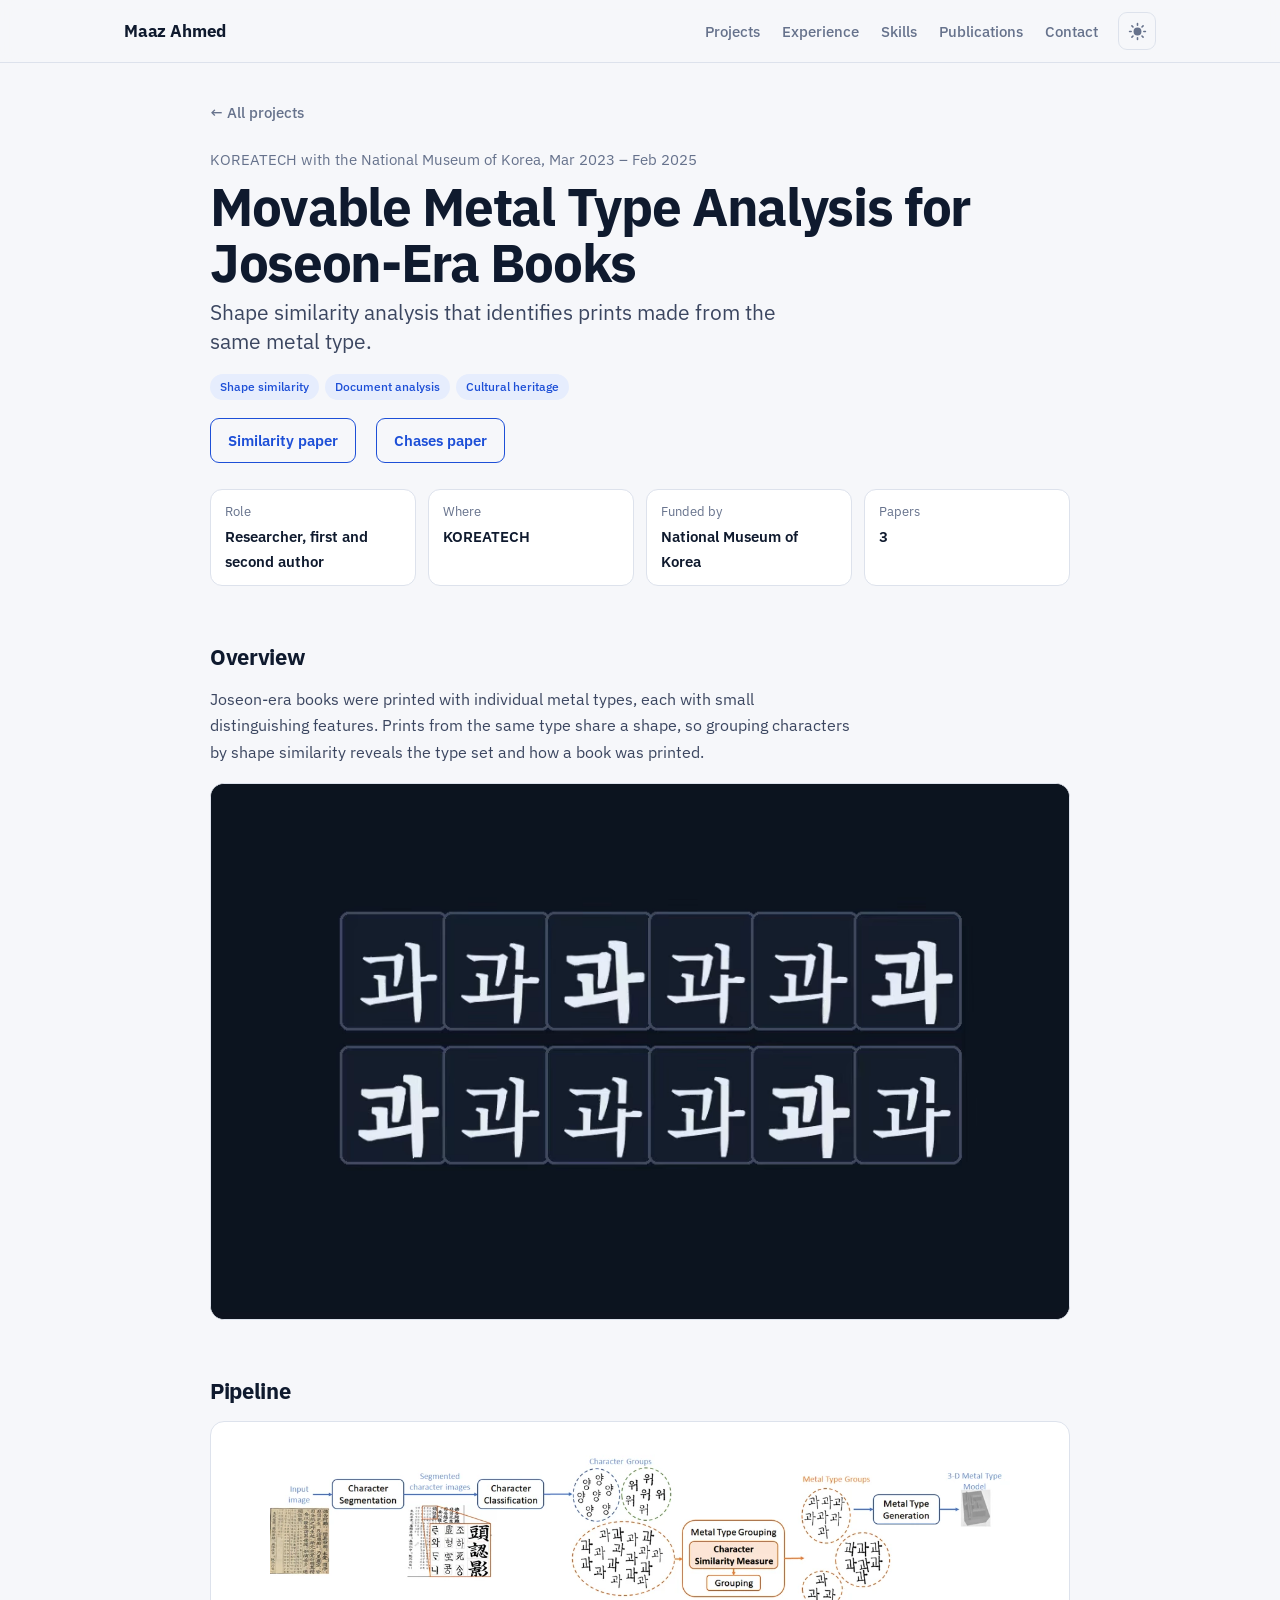
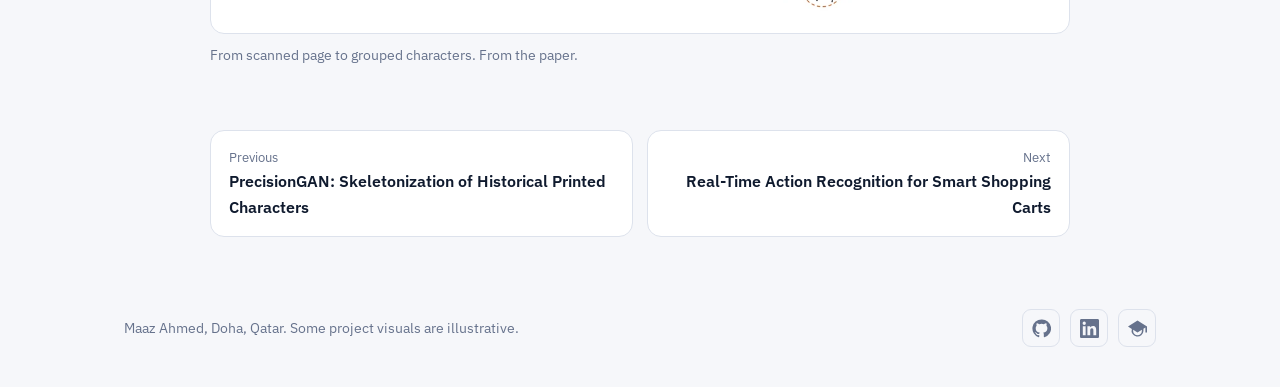
<file: projects/metal-type.html>
<!doctype html>
<html lang="en">
<head>
<meta charset="utf-8">
<meta name="viewport" content="width=device-width, initial-scale=1">
<title>Movable Metal Type Analysis for Joseon-Era Books | Maaz Ahmed</title>
<meta name="description" content="Shape similarity analysis that identifies prints made from the same metal type.">
<meta name="color-scheme" content="dark light">
<script>
  (function () {
    var t = null;
    try { t = localStorage.getItem('theme'); } catch (e) {}
    if (t !== 'light' && t !== 'dark') t = matchMedia('(prefers-color-scheme: light)').matches ? 'light' : 'dark';
    document.documentElement.dataset.theme = t;
  })();
</script>
<link rel="preconnect" href="https://fonts.googleapis.com">
<link rel="preconnect" href="https://fonts.gstatic.com" crossorigin>
<link href="https://fonts.googleapis.com/css2?family=IBM+Plex+Sans:ital,wght@0,400;0,500;0,600;0,700;1,400&display=swap" rel="stylesheet">
<link rel="stylesheet" href="../assets/site.css">
<link rel="canonical" href="https://maaz9898.github.io/projects/metal-type.html">
<meta property="og:type" content="website">
<meta property="og:title" content="Movable Metal Type Analysis for Joseon-Era Books | Maaz Ahmed">
<meta property="og:description" content="Shape similarity analysis that identifies prints made from the same metal type.">
<meta property="og:url" content="https://maaz9898.github.io/projects/metal-type.html">
<meta property="og:image" content="https://maaz9898.github.io/assets/og/metal-type.jpg">
<meta property="og:image:width" content="1200">
<meta property="og:image:height" content="630">
<meta name="twitter:card" content="summary_large_image">
<script type="application/ld+json">{"@context":"https://schema.org","@type":"Person","name":"Maaz Ahmed","jobTitle":"Machine Learning Engineer and Researcher","email":"mailto:maaz9898@gmail.com","url":"https://maaz9898.github.io/","address":{"@type":"PostalAddress","addressLocality":"Doha","addressCountry":"QA"},"alumniOf":["Korea University of Technology and Education","DHA Suffa University"],"knowsAbout":["Computer vision","Deep learning","6-DoF pose estimation","3D perception","Robotics","ROS2","PyTorch","Video understanding"],"sameAs":["https://github.com/maaz9898","https://www.linkedin.com/in/maazahmed98","https://scholar.google.com/citations?user=TZpghL4AAAAJ"]}</script>
</head>
<body>
<a class="skip" href="#content">Skip to content</a>
<header class="top">
  <div class="wrap bar">
    <a class="brand" href="../index.html">Maaz Ahmed</a>
    <nav aria-label="Main">
      <a href="../index.html#work">Projects</a>
      <a href="../index.html#experience">Experience</a>
      <a href="../index.html#skills">Skills</a>
      <a href="../index.html#publications">Publications</a>
      <a href="../index.html#contact">Contact</a>
    </nav>
    <button class="icon" id="theme" type="button" aria-label="Switch between dark and light mode" title="Switch theme"><svg class="moon" viewBox="0 0 24 24" aria-hidden="true"><path d="M20.4 14.5A8.5 8.5 0 0 1 9.5 3.6a.75.75 0 0 0-.98-.94A10 10 0 1 0 21.34 15.5a.75.75 0 0 0-.94-1Z"/></svg><svg class="sun" viewBox="0 0 24 24" aria-hidden="true"><path d="M12 7a5 5 0 1 0 0 10 5 5 0 0 0 0-10Zm0-6a1 1 0 0 1 1 1v2a1 1 0 1 1-2 0V2a1 1 0 0 1 1-1Zm0 18a1 1 0 0 1 1 1v2a1 1 0 1 1-2 0v-2a1 1 0 0 1 1-1ZM1 12a1 1 0 0 1 1-1h2a1 1 0 1 1 0 2H2a1 1 0 0 1-1-1Zm18 0a1 1 0 0 1 1-1h2a1 1 0 1 1 0 2h-2a1 1 0 0 1-1-1ZM4.22 4.22a1 1 0 0 1 1.42 0l1.41 1.42a1 1 0 0 1-1.41 1.41L4.22 5.64a1 1 0 0 1 0-1.42Zm12.73 12.73a1 1 0 0 1 1.41 0l1.42 1.41a1 1 0 0 1-1.42 1.42l-1.41-1.42a1 1 0 0 1 0-1.41ZM4.22 19.78a1 1 0 0 1 0-1.42l1.42-1.41a1 1 0 0 1 1.41 1.41l-1.41 1.42a1 1 0 0 1-1.42 0ZM16.95 7.05a1 1 0 0 1 0-1.41l1.41-1.42a1 1 0 1 1 1.42 1.42l-1.42 1.41a1 1 0 0 1-1.41 0Z"/></svg></button>
  </div>
</header>
<main id="content" class="wrap">

  <article class="project">
    <a class="back" href="../index.html#work">All projects</a>
    <header class="phead">
      <p class="kicker">KOREATECH with the National Museum of Korea, Mar 2023 – Feb 2025</p>
      <h1>Movable Metal Type Analysis for Joseon-Era Books</h1>
      <p class="role">Shape similarity analysis that identifies prints made from the same metal type.</p>
      <ul class="tags"><li>Shape similarity</li><li>Document analysis</li><li>Cultural heritage</li></ul>
      <p class="links"><a class="btn ghost" href="http://journal.auric.kr/ieiespc/XmlViewer/f450827">Similarity paper</a><a class="btn ghost" href="https://diglib.eg.org/items/930f4c5d-f291-4cf6-868a-b03688164b69">Chases paper</a></p>
    </header>
    <dl class="facts"><div><dt>Role</dt><dd>Researcher, first and second author</dd></div><div><dt>Where</dt><dd>KOREATECH</dd></div><div><dt>Funded by</dt><dd>National Museum of Korea</dd></div><div><dt>Papers</dt><dd>3</dd></div></dl>
    <div class="prose">
<h2>Overview</h2>
<p>Joseon-era books were printed with individual metal types, each with small distinguishing features. Prints from the same type share a shape, so grouping characters by shape similarity reveals the type set and how a book was printed.</p>
<figure class="fig"><div class="media" style="--ar:16 / 10"><video class="show" poster="../assets/metaltype-anim.webp" muted loop playsinline preload="none" data-auto aria-label="Twelve prints of one character sorting into three groups"><source src="../assets/metaltype.mp4" type="video/mp4"><source src="../assets/metaltype.webm" type="video/webm"></video></div></figure>

<h2>Pipeline</h2>
<figure class="fig"><div class="media paper" style="--ar:1200 / 298"><img class="show" src="../assets/metaltype.webp" alt="From scanned page to segmented characters, similarity grouping and reconstructed type" loading="lazy"></div><figcaption>From scanned page to grouped characters. From the paper.</figcaption></figure>
</div>
    <nav class="pn" aria-label="More projects">
      <a href="precisiongan.html"><span>Previous</span><b>PrecisionGAN: Skeletonization of Historical Printed Characters</b></a>
      <a href="smart-cart.html"><span>Next</span><b>Real-Time Action Recognition for Smart Shopping Carts</b></a>
    </nav>
  </article>

</main>
<footer class="wrap foot">
  <span>Maaz Ahmed, Doha, Qatar. Some project visuals are illustrative.</span>
  <span class="social">
    <a class="icon" href="https://github.com/maaz9898" aria-label="GitHub" title="GitHub"><svg viewBox="0 0 24 24" aria-hidden="true"><path d="M12 .5a11.5 11.5 0 0 0-3.64 22.41c.58.1.79-.25.79-.56v-2c-3.2.7-3.88-1.37-3.88-1.37-.52-1.33-1.28-1.69-1.28-1.69-1.05-.71.08-.7.08-.7 1.16.08 1.77 1.19 1.77 1.19 1.03 1.77 2.7 1.26 3.36.96.1-.75.4-1.26.73-1.55-2.55-.29-5.24-1.28-5.24-5.69 0-1.26.45-2.29 1.19-3.09-.12-.3-.52-1.47.11-3.06 0 0 .97-.31 3.17 1.18a11 11 0 0 1 5.78 0c2.2-1.49 3.17-1.18 3.17-1.18.63 1.59.23 2.76.11 3.06.74.8 1.19 1.83 1.19 3.09 0 4.42-2.7 5.4-5.26 5.68.41.36.78 1.06.78 2.14v3.17c0 .31.21.67.8.56A11.5 11.5 0 0 0 12 .5Z"/></svg></a>
    <a class="icon" href="https://www.linkedin.com/in/maazahmed98" aria-label="LinkedIn" title="LinkedIn"><svg viewBox="0 0 24 24" aria-hidden="true"><path d="M20.45 20.45h-3.55v-5.57c0-1.33-.03-3.04-1.85-3.04-1.86 0-2.14 1.45-2.14 2.94v5.67H9.35V9h3.41v1.56h.05c.47-.9 1.64-1.85 3.37-1.85 3.6 0 4.27 2.37 4.27 5.46v6.28ZM5.34 7.43a2.06 2.06 0 1 1 0-4.12 2.06 2.06 0 0 1 0 4.12ZM7.12 20.45H3.56V9h3.56v11.45ZM22.22 0H1.77C.79 0 0 .77 0 1.73v20.54C0 23.23.79 24 1.77 24h20.45c.98 0 1.78-.77 1.78-1.73V1.73C24 .77 23.2 0 22.22 0Z"/></svg></a>
    <a class="icon" href="https://scholar.google.com/citations?user=TZpghL4AAAAJ" aria-label="Google Scholar" title="Google Scholar"><svg viewBox="0 0 24 24" aria-hidden="true"><path d="M12 2 0 9.5l4.84 3.02A7.5 7.5 0 1 0 19.5 15v-2.69L22 10.75V17h2V9.5L12 2Zm0 18.5A5.5 5.5 0 0 1 6.5 15v-1.44L12 17l5.5-3.44V15a5.5 5.5 0 0 1-5.5 5.5Z"/></svg></a>
  </span>
</footer>
<script src="../assets/site.js"></script>
</body>
</html>
</file>
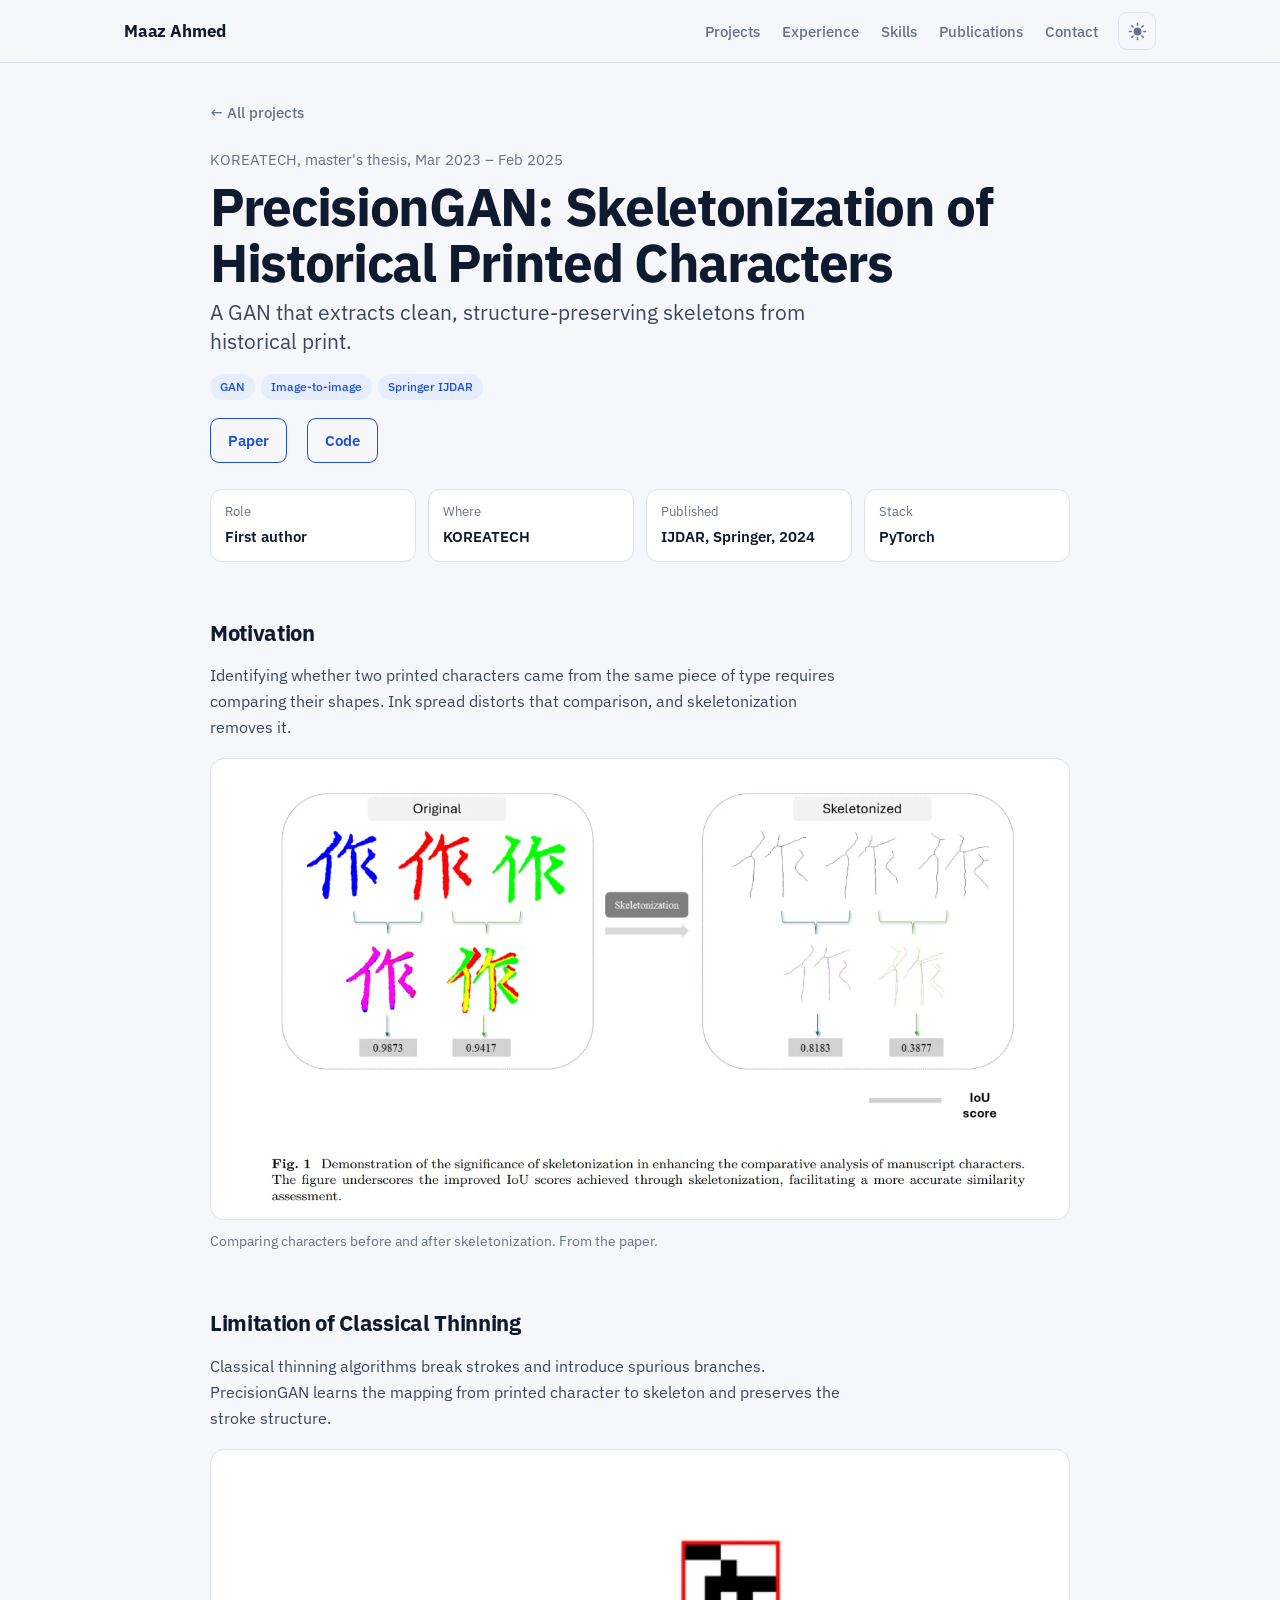
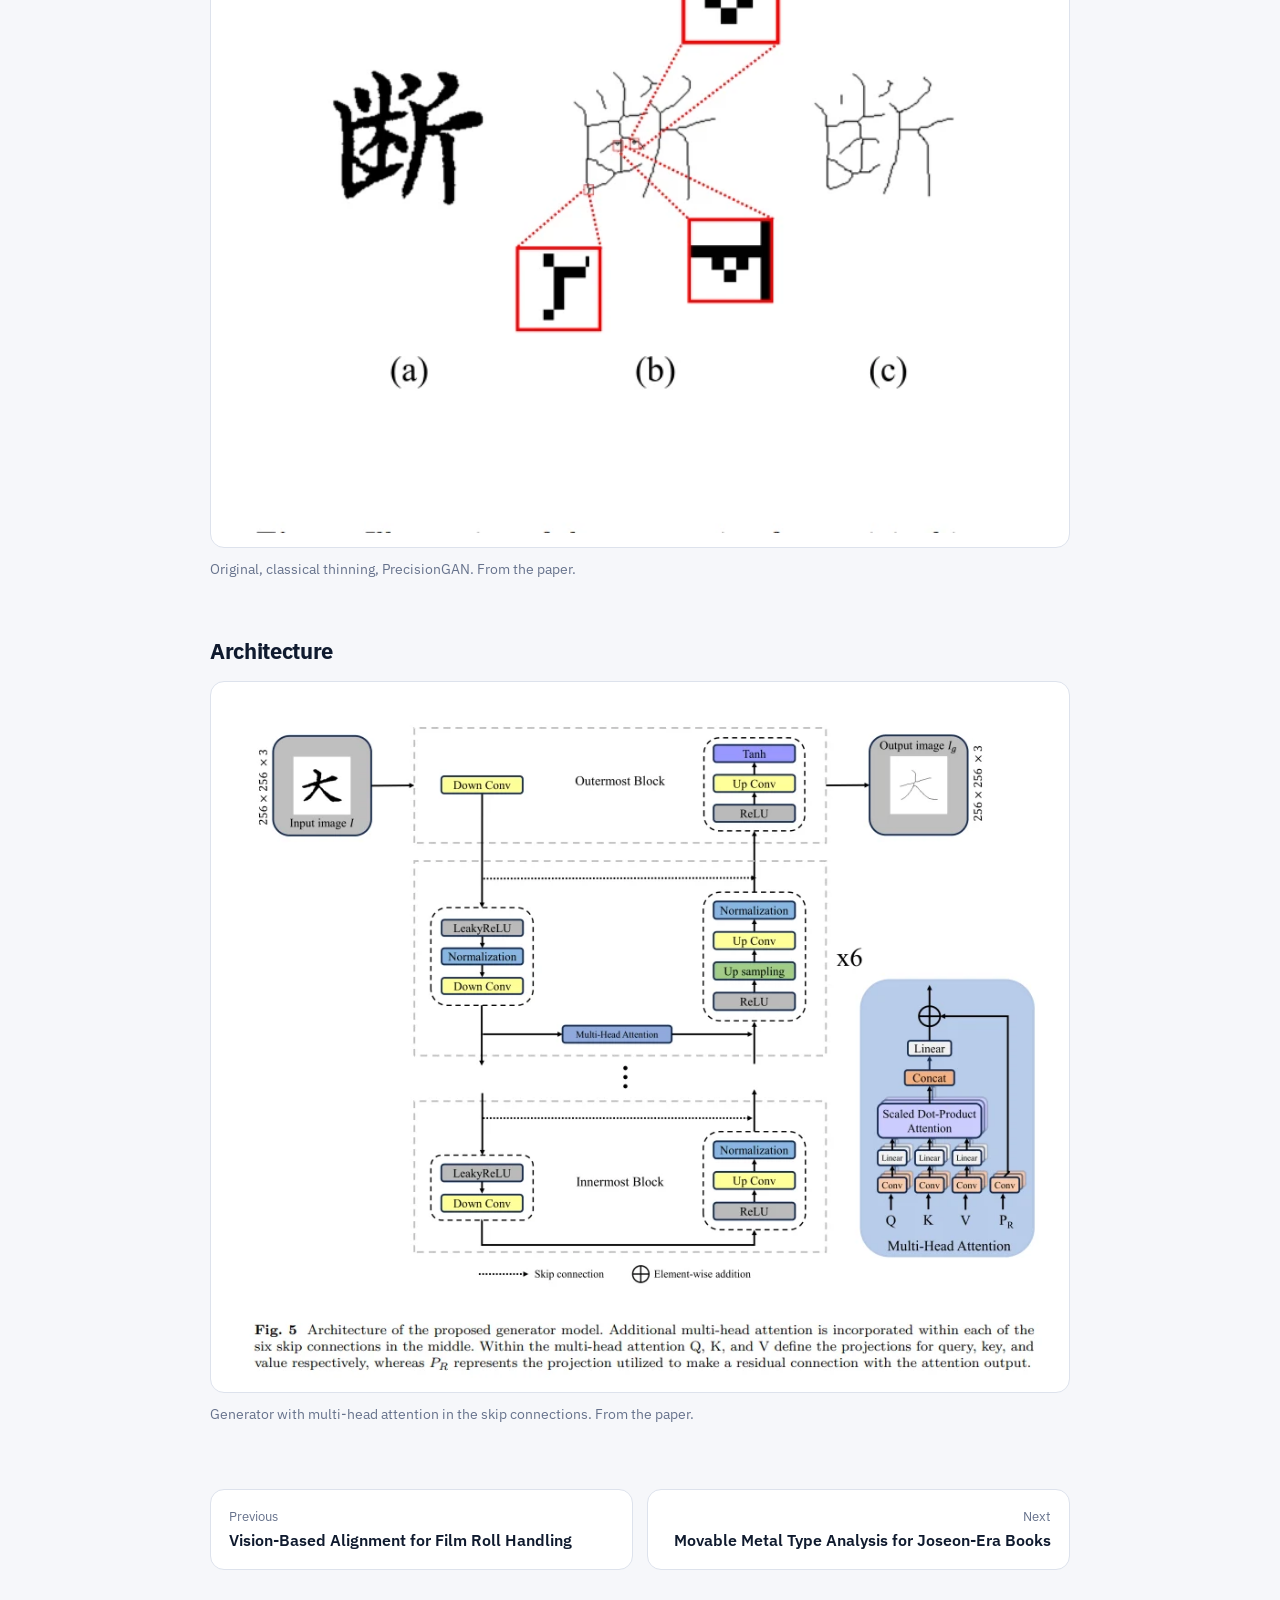
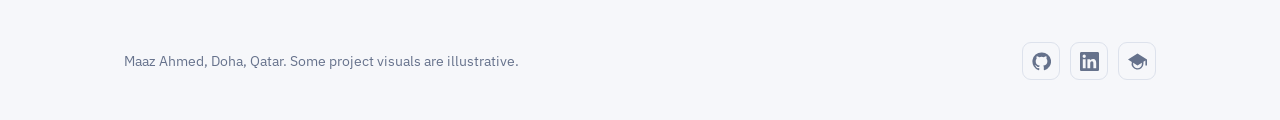
<file: projects/precisiongan.html>
<!doctype html>
<html lang="en">
<head>
<meta charset="utf-8">
<meta name="viewport" content="width=device-width, initial-scale=1">
<title>PrecisionGAN: Skeletonization of Historical Printed Characters | Maaz Ahmed</title>
<meta name="description" content="A GAN that extracts clean, structure-preserving skeletons from historical print.">
<meta name="color-scheme" content="dark light">
<script>
  (function () {
    var t = null;
    try { t = localStorage.getItem('theme'); } catch (e) {}
    if (t !== 'light' && t !== 'dark') t = matchMedia('(prefers-color-scheme: light)').matches ? 'light' : 'dark';
    document.documentElement.dataset.theme = t;
  })();
</script>
<link rel="preconnect" href="https://fonts.googleapis.com">
<link rel="preconnect" href="https://fonts.gstatic.com" crossorigin>
<link href="https://fonts.googleapis.com/css2?family=IBM+Plex+Sans:ital,wght@0,400;0,500;0,600;0,700;1,400&display=swap" rel="stylesheet">
<link rel="stylesheet" href="../assets/site.css">
<link rel="canonical" href="https://maaz9898.github.io/projects/precisiongan.html">
<meta property="og:type" content="website">
<meta property="og:title" content="PrecisionGAN: Skeletonization of Historical Printed Characters | Maaz Ahmed">
<meta property="og:description" content="A GAN that extracts clean, structure-preserving skeletons from historical print.">
<meta property="og:url" content="https://maaz9898.github.io/projects/precisiongan.html">
<meta property="og:image" content="https://maaz9898.github.io/assets/og/precisiongan.jpg">
<meta property="og:image:width" content="1200">
<meta property="og:image:height" content="630">
<meta name="twitter:card" content="summary_large_image">
<script type="application/ld+json">{"@context":"https://schema.org","@type":"Person","name":"Maaz Ahmed","jobTitle":"Machine Learning Engineer and Researcher","email":"mailto:maaz9898@gmail.com","url":"https://maaz9898.github.io/","address":{"@type":"PostalAddress","addressLocality":"Doha","addressCountry":"QA"},"alumniOf":["Korea University of Technology and Education","DHA Suffa University"],"knowsAbout":["Computer vision","Deep learning","6-DoF pose estimation","3D perception","Robotics","ROS2","PyTorch","Video understanding"],"sameAs":["https://github.com/maaz9898","https://www.linkedin.com/in/maazahmed98","https://scholar.google.com/citations?user=TZpghL4AAAAJ"]}</script>
</head>
<body>
<a class="skip" href="#content">Skip to content</a>
<header class="top">
  <div class="wrap bar">
    <a class="brand" href="../index.html">Maaz Ahmed</a>
    <nav aria-label="Main">
      <a href="../index.html#work">Projects</a>
      <a href="../index.html#experience">Experience</a>
      <a href="../index.html#skills">Skills</a>
      <a href="../index.html#publications">Publications</a>
      <a href="../index.html#contact">Contact</a>
    </nav>
    <button class="icon" id="theme" type="button" aria-label="Switch between dark and light mode" title="Switch theme"><svg class="moon" viewBox="0 0 24 24" aria-hidden="true"><path d="M20.4 14.5A8.5 8.5 0 0 1 9.5 3.6a.75.75 0 0 0-.98-.94A10 10 0 1 0 21.34 15.5a.75.75 0 0 0-.94-1Z"/></svg><svg class="sun" viewBox="0 0 24 24" aria-hidden="true"><path d="M12 7a5 5 0 1 0 0 10 5 5 0 0 0 0-10Zm0-6a1 1 0 0 1 1 1v2a1 1 0 1 1-2 0V2a1 1 0 0 1 1-1Zm0 18a1 1 0 0 1 1 1v2a1 1 0 1 1-2 0v-2a1 1 0 0 1 1-1ZM1 12a1 1 0 0 1 1-1h2a1 1 0 1 1 0 2H2a1 1 0 0 1-1-1Zm18 0a1 1 0 0 1 1-1h2a1 1 0 1 1 0 2h-2a1 1 0 0 1-1-1ZM4.22 4.22a1 1 0 0 1 1.42 0l1.41 1.42a1 1 0 0 1-1.41 1.41L4.22 5.64a1 1 0 0 1 0-1.42Zm12.73 12.73a1 1 0 0 1 1.41 0l1.42 1.41a1 1 0 0 1-1.42 1.42l-1.41-1.42a1 1 0 0 1 0-1.41ZM4.22 19.78a1 1 0 0 1 0-1.42l1.42-1.41a1 1 0 0 1 1.41 1.41l-1.41 1.42a1 1 0 0 1-1.42 0ZM16.95 7.05a1 1 0 0 1 0-1.41l1.41-1.42a1 1 0 1 1 1.42 1.42l-1.42 1.41a1 1 0 0 1-1.41 0Z"/></svg></button>
  </div>
</header>
<main id="content" class="wrap">

  <article class="project">
    <a class="back" href="../index.html#work">All projects</a>
    <header class="phead">
      <p class="kicker">KOREATECH, master's thesis, Mar 2023 – Feb 2025</p>
      <h1>PrecisionGAN: Skeletonization of Historical Printed Characters</h1>
      <p class="role">A GAN that extracts clean, structure-preserving skeletons from historical print.</p>
      <ul class="tags"><li>GAN</li><li>Image-to-image</li><li>Springer IJDAR</li></ul>
      <p class="links"><a class="btn ghost" href="https://link.springer.com/article/10.1007/s10032-024-00505-7">Paper</a><a class="btn ghost" href="https://github.com/maaz9898/PrecisionGAN">Code</a></p>
    </header>
    <dl class="facts"><div><dt>Role</dt><dd>First author</dd></div><div><dt>Where</dt><dd>KOREATECH</dd></div><div><dt>Published</dt><dd>IJDAR, Springer, 2024</dd></div><div><dt>Stack</dt><dd>PyTorch</dd></div></dl>
    <div class="prose">
<h2>Motivation</h2>
<p>Identifying whether two printed characters came from the same piece of type requires comparing their shapes. Ink spread distorts that comparison, and skeletonization removes it.</p>
<figure class="fig"><div class="media paper" style="--ar:1180 / 634"><img class="show" src="../assets/pg_fig1.webp" alt="Overlap scores between characters before and after skeletonization" loading="lazy"></div><figcaption>Comparing characters before and after skeletonization. From the paper.</figcaption></figure>

<h2>Limitation of Classical Thinning</h2>
<p>Classical thinning algorithms break strokes and introduce spurious branches. PrecisionGAN learns the mapping from printed character to skeleton and preserves the stroke structure.</p>
<figure class="fig"><div class="media paper" style="--ar:689 / 560"><img class="show" src="../assets/precisiongan.webp" alt="A character, a broken classical skeleton, and a clean PrecisionGAN skeleton" loading="lazy"></div><figcaption>Original, classical thinning, PrecisionGAN. From the paper.</figcaption></figure>

<h2>Architecture</h2>
<figure class="fig"><div class="media paper" style="--ar:903 / 748"><img class="show" src="../assets/pg_arch.webp" alt="Generator architecture with attention in the skip connections" loading="lazy"></div><figcaption>Generator with multi-head attention in the skip connections. From the paper.</figcaption></figure>
</div>
    <nav class="pn" aria-label="More projects">
      <a href="film-roll.html"><span>Previous</span><b>Vision-Based Alignment for Film Roll Handling</b></a>
      <a href="metal-type.html"><span>Next</span><b>Movable Metal Type Analysis for Joseon-Era Books</b></a>
    </nav>
  </article>

</main>
<footer class="wrap foot">
  <span>Maaz Ahmed, Doha, Qatar. Some project visuals are illustrative.</span>
  <span class="social">
    <a class="icon" href="https://github.com/maaz9898" aria-label="GitHub" title="GitHub"><svg viewBox="0 0 24 24" aria-hidden="true"><path d="M12 .5a11.5 11.5 0 0 0-3.64 22.41c.58.1.79-.25.79-.56v-2c-3.2.7-3.88-1.37-3.88-1.37-.52-1.33-1.28-1.69-1.28-1.69-1.05-.71.08-.7.08-.7 1.16.08 1.77 1.19 1.77 1.19 1.03 1.77 2.7 1.26 3.36.96.1-.75.4-1.26.73-1.55-2.55-.29-5.24-1.28-5.24-5.69 0-1.26.45-2.29 1.19-3.09-.12-.3-.52-1.47.11-3.06 0 0 .97-.31 3.17 1.18a11 11 0 0 1 5.78 0c2.2-1.49 3.17-1.18 3.17-1.18.63 1.59.23 2.76.11 3.06.74.8 1.19 1.83 1.19 3.09 0 4.42-2.7 5.4-5.26 5.68.41.36.78 1.06.78 2.14v3.17c0 .31.21.67.8.56A11.5 11.5 0 0 0 12 .5Z"/></svg></a>
    <a class="icon" href="https://www.linkedin.com/in/maazahmed98" aria-label="LinkedIn" title="LinkedIn"><svg viewBox="0 0 24 24" aria-hidden="true"><path d="M20.45 20.45h-3.55v-5.57c0-1.33-.03-3.04-1.85-3.04-1.86 0-2.14 1.45-2.14 2.94v5.67H9.35V9h3.41v1.56h.05c.47-.9 1.64-1.85 3.37-1.85 3.6 0 4.27 2.37 4.27 5.46v6.28ZM5.34 7.43a2.06 2.06 0 1 1 0-4.12 2.06 2.06 0 0 1 0 4.12ZM7.12 20.45H3.56V9h3.56v11.45ZM22.22 0H1.77C.79 0 0 .77 0 1.73v20.54C0 23.23.79 24 1.77 24h20.45c.98 0 1.78-.77 1.78-1.73V1.73C24 .77 23.2 0 22.22 0Z"/></svg></a>
    <a class="icon" href="https://scholar.google.com/citations?user=TZpghL4AAAAJ" aria-label="Google Scholar" title="Google Scholar"><svg viewBox="0 0 24 24" aria-hidden="true"><path d="M12 2 0 9.5l4.84 3.02A7.5 7.5 0 1 0 19.5 15v-2.69L22 10.75V17h2V9.5L12 2Zm0 18.5A5.5 5.5 0 0 1 6.5 15v-1.44L12 17l5.5-3.44V15a5.5 5.5 0 0 1-5.5 5.5Z"/></svg></a>
  </span>
</footer>
<script src="../assets/site.js"></script>
</body>
</html>
</file>
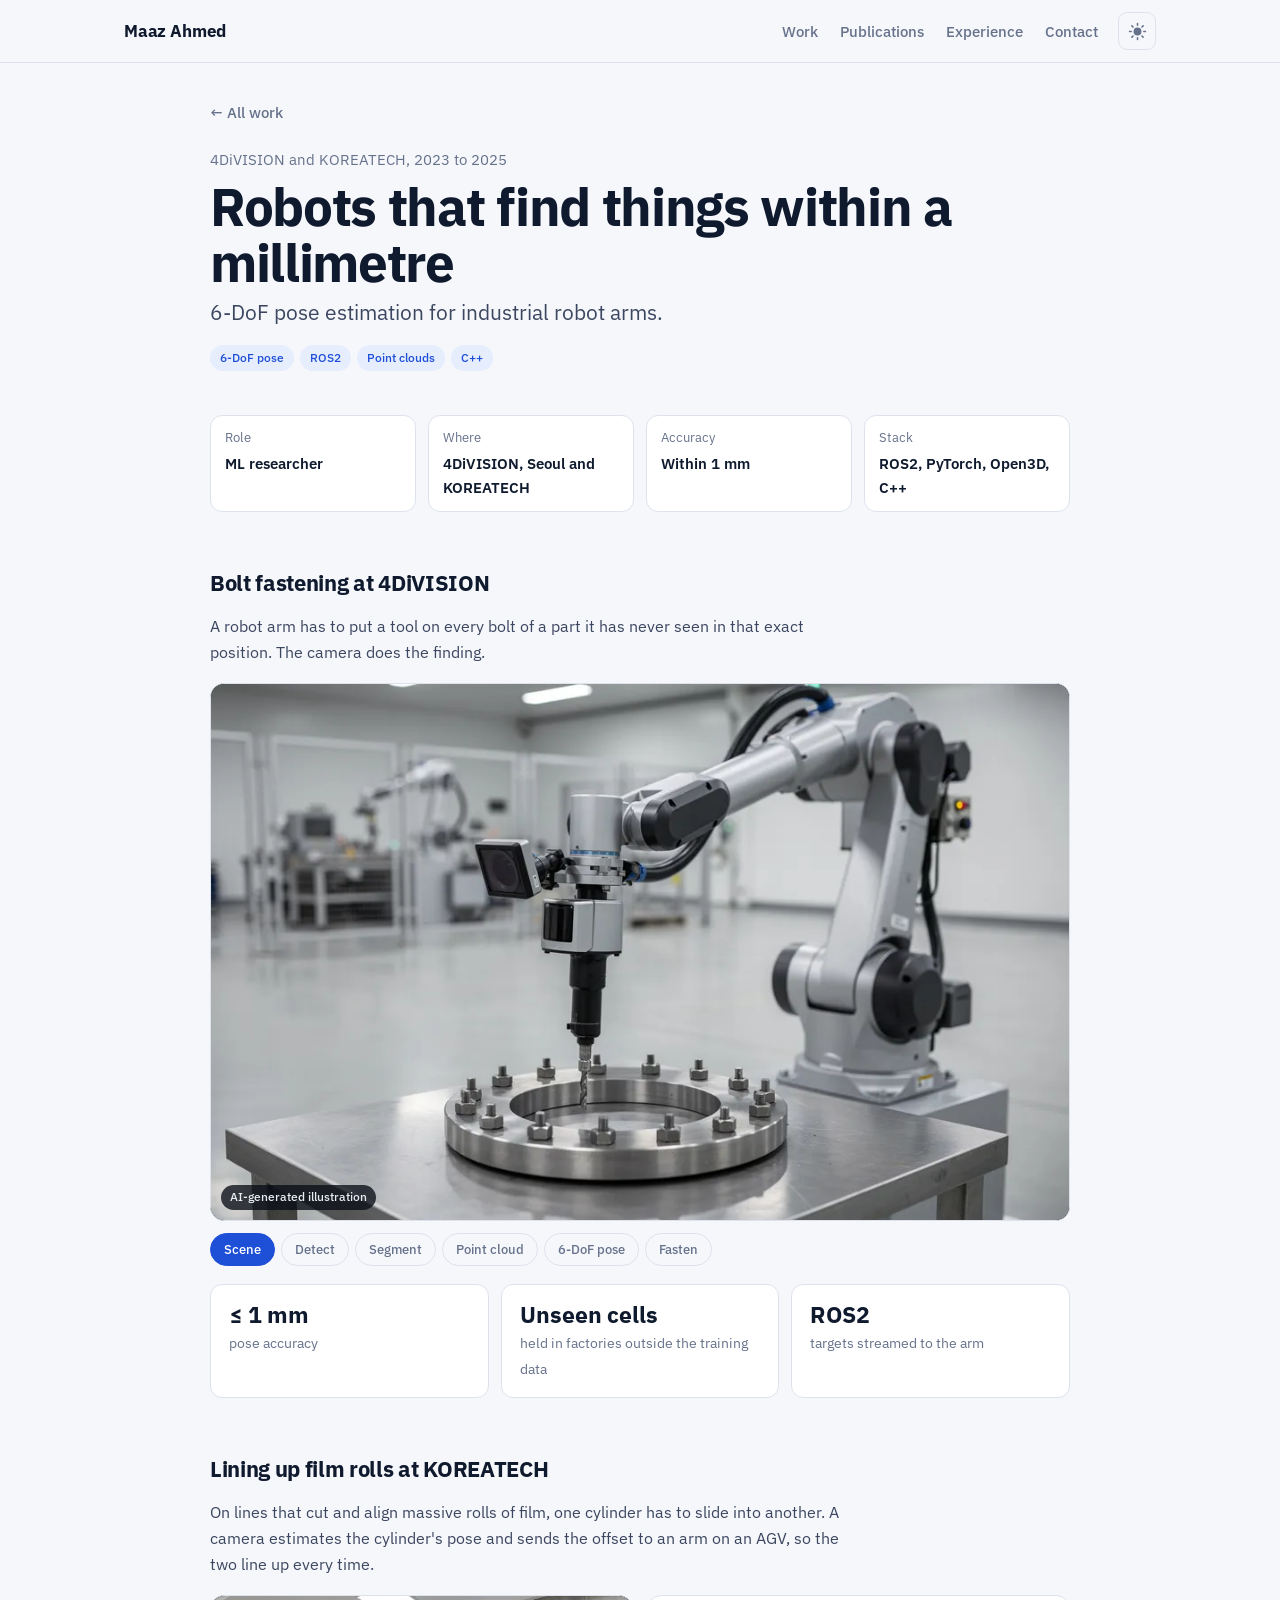
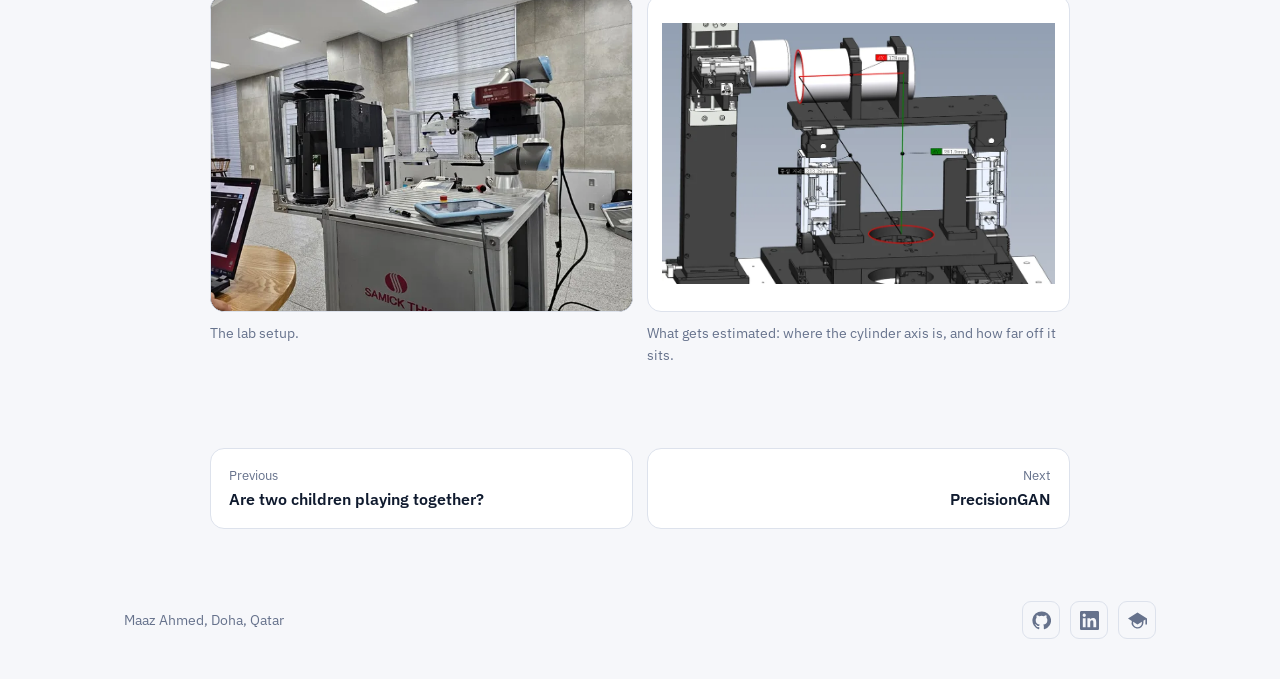
<file: projects/robot-pose.html>
<!doctype html>
<html lang="en">
<head>
<meta charset="utf-8">
<meta name="viewport" content="width=device-width, initial-scale=1">
<title>Robots that find things within a millimetre | Maaz Ahmed</title>
<meta name="description" content="6-DoF pose estimation for industrial robot arms.">
<meta name="color-scheme" content="dark light">
<script>
  (function () {
    var t = null;
    try { t = localStorage.getItem('theme'); } catch (e) {}
    if (t !== 'light' && t !== 'dark') t = matchMedia('(prefers-color-scheme: light)').matches ? 'light' : 'dark';
    document.documentElement.dataset.theme = t;
  })();
</script>
<link rel="preconnect" href="https://fonts.googleapis.com">
<link rel="preconnect" href="https://fonts.gstatic.com" crossorigin>
<link href="https://fonts.googleapis.com/css2?family=IBM+Plex+Sans:ital,wght@0,400;0,500;0,600;0,700;1,400&display=swap" rel="stylesheet">
<link rel="stylesheet" href="../assets/site.css">
</head>
<body>
<a class="skip" href="#content">Skip to content</a>
<header class="top">
  <div class="wrap bar">
    <a class="brand" href="../index.html">Maaz Ahmed</a>
    <nav aria-label="Main">
      <a href="../index.html#work">Work</a>
      <a href="../index.html#publications">Publications</a>
      <a href="../index.html#experience">Experience</a>
      <a href="../index.html#contact">Contact</a>
    </nav>
    <button class="icon" id="theme" type="button" aria-label="Switch between dark and light mode" title="Switch theme"><svg class="moon" viewBox="0 0 24 24" aria-hidden="true"><path d="M20.4 14.5A8.5 8.5 0 0 1 9.5 3.6a.75.75 0 0 0-.98-.94A10 10 0 1 0 21.34 15.5a.75.75 0 0 0-.94-1Z"/></svg><svg class="sun" viewBox="0 0 24 24" aria-hidden="true"><path d="M12 7a5 5 0 1 0 0 10 5 5 0 0 0 0-10Zm0-6a1 1 0 0 1 1 1v2a1 1 0 1 1-2 0V2a1 1 0 0 1 1-1Zm0 18a1 1 0 0 1 1 1v2a1 1 0 1 1-2 0v-2a1 1 0 0 1 1-1ZM1 12a1 1 0 0 1 1-1h2a1 1 0 1 1 0 2H2a1 1 0 0 1-1-1Zm18 0a1 1 0 0 1 1-1h2a1 1 0 1 1 0 2h-2a1 1 0 0 1-1-1ZM4.22 4.22a1 1 0 0 1 1.42 0l1.41 1.42a1 1 0 0 1-1.41 1.41L4.22 5.64a1 1 0 0 1 0-1.42Zm12.73 12.73a1 1 0 0 1 1.41 0l1.42 1.41a1 1 0 0 1-1.42 1.42l-1.41-1.42a1 1 0 0 1 0-1.41ZM4.22 19.78a1 1 0 0 1 0-1.42l1.42-1.41a1 1 0 0 1 1.41 1.41l-1.41 1.42a1 1 0 0 1-1.42 0ZM16.95 7.05a1 1 0 0 1 0-1.41l1.41-1.42a1 1 0 1 1 1.42 1.42l-1.42 1.41a1 1 0 0 1-1.41 0Z"/></svg></button>
  </div>
</header>
<main id="content" class="wrap">

  <article class="project">
    <a class="back" href="../index.html#work">All work</a>
    <header class="phead">
      <p class="kicker">4DiVISION and KOREATECH, 2023 to 2025</p>
      <h1>Robots that find things within a millimetre</h1>
      <p class="role">6-DoF pose estimation for industrial robot arms.</p>
      <ul class="tags"><li>6-DoF pose</li><li>ROS2</li><li>Point clouds</li><li>C++</li></ul>
      
    </header>
    <dl class="facts"><div><dt>Role</dt><dd>ML researcher</dd></div><div><dt>Where</dt><dd>4DiVISION, Seoul and KOREATECH</dd></div><div><dt>Accuracy</dt><dd>Within 1 mm</dd></div><div><dt>Stack</dt><dd>ROS2, PyTorch, Open3D, C++</dd></div></dl>
    <div class="prose">
<h2>Bolt fastening at 4DiVISION</h2>
<p>A robot arm has to put a tool on every bolt of a part it has never seen in that exact position. The camera does the finding.</p>
<div class="tabs" data-tabs><div class="stage" style="--ar:16 / 10"><img class="show" src="../assets/bolt.webp" alt="A robot arm holding a fastening tool over a ring of bolts" loading="lazy"><img src="../assets/bolt_detect.webp" alt="A green box around each bolt" loading="lazy"><img src="../assets/bolt_seg.webp" alt="A colour mask on each bolt" loading="lazy"><img src="../assets/bolt_cloud.webp" alt="The scene as a depth-coloured point cloud" loading="lazy"><img src="../assets/bolt_pose.webp" alt="Red, green and blue pose axes on each bolt" loading="lazy"><video src="../assets/bolt.mp4" poster="../assets/bolt.webp" muted loop playsinline preload="none" aria-label="The robot arm moving the tool to the next bolt"></video><span class="badge">AI-generated illustration</span></div><div class="pills"><button type="button" aria-pressed="true">Scene</button><button type="button" aria-pressed="false">Detect</button><button type="button" aria-pressed="false">Segment</button><button type="button" aria-pressed="false">Point cloud</button><button type="button" aria-pressed="false">6-DoF pose</button><button type="button" aria-pressed="false">Fasten</button></div></div>
<div class="stats"><div><b>&le; 1 mm</b><span>pose accuracy</span></div><div><b>Unseen cells</b><span>held in factories outside the training data</span></div><div><b>ROS2</b><span>targets streamed to the arm</span></div></div>

<h2>Lining up film rolls at KOREATECH</h2>
<p>On lines that cut and align massive rolls of film, one cylinder has to slide into another. A camera estimates the cylinder's pose and sends the offset to an arm on an AGV, so the two line up every time.</p>
<div class="two-up">
  <figure class="fig"><div class="media" style="--ar:4 / 3"><img class="show" src="../assets/agv.webp" alt="A robot arm on a mobile base in the lab" loading="lazy"></div><figcaption>The lab setup.</figcaption></figure>
  <figure class="fig"><div class="media paper" style="--ar:4 / 3"><img class="show" src="../assets/agv-cad.webp" alt="CAD view of the cylinder with its measured axis and offsets" loading="lazy"></div><figcaption>What gets estimated: where the cylinder axis is, and how far off it sits.</figcaption></figure>
</div>
</div>
    <nav class="pn" aria-label="More projects">
      <a href="joint-engagement.html"><span>Previous</span><b>Are two children playing together?</b></a>
      <a href="precisiongan.html"><span>Next</span><b>PrecisionGAN</b></a>
    </nav>
  </article>

</main>
<footer class="wrap foot">
  <span>Maaz Ahmed, Doha, Qatar</span>
  <span class="social">
    <a class="icon" href="https://github.com/maaz9898" aria-label="GitHub" title="GitHub"><svg viewBox="0 0 24 24" aria-hidden="true"><path d="M12 .5a11.5 11.5 0 0 0-3.64 22.41c.58.1.79-.25.79-.56v-2c-3.2.7-3.88-1.37-3.88-1.37-.52-1.33-1.28-1.69-1.28-1.69-1.05-.71.08-.7.08-.7 1.16.08 1.77 1.19 1.77 1.19 1.03 1.77 2.7 1.26 3.36.96.1-.75.4-1.26.73-1.55-2.55-.29-5.24-1.28-5.24-5.69 0-1.26.45-2.29 1.19-3.09-.12-.3-.52-1.47.11-3.06 0 0 .97-.31 3.17 1.18a11 11 0 0 1 5.78 0c2.2-1.49 3.17-1.18 3.17-1.18.63 1.59.23 2.76.11 3.06.74.8 1.19 1.83 1.19 3.09 0 4.42-2.7 5.4-5.26 5.68.41.36.78 1.06.78 2.14v3.17c0 .31.21.67.8.56A11.5 11.5 0 0 0 12 .5Z"/></svg></a>
    <a class="icon" href="https://www.linkedin.com/in/maazahmed98" aria-label="LinkedIn" title="LinkedIn"><svg viewBox="0 0 24 24" aria-hidden="true"><path d="M20.45 20.45h-3.55v-5.57c0-1.33-.03-3.04-1.85-3.04-1.86 0-2.14 1.45-2.14 2.94v5.67H9.35V9h3.41v1.56h.05c.47-.9 1.64-1.85 3.37-1.85 3.6 0 4.27 2.37 4.27 5.46v6.28ZM5.34 7.43a2.06 2.06 0 1 1 0-4.12 2.06 2.06 0 0 1 0 4.12ZM7.12 20.45H3.56V9h3.56v11.45ZM22.22 0H1.77C.79 0 0 .77 0 1.73v20.54C0 23.23.79 24 1.77 24h20.45c.98 0 1.78-.77 1.78-1.73V1.73C24 .77 23.2 0 22.22 0Z"/></svg></a>
    <a class="icon" href="https://scholar.google.com/citations?user=TZpghL4AAAAJ" aria-label="Google Scholar" title="Google Scholar"><svg viewBox="0 0 24 24" aria-hidden="true"><path d="M12 2 0 9.5l4.84 3.02A7.5 7.5 0 1 0 19.5 15v-2.69L22 10.75V17h2V9.5L12 2Zm0 18.5A5.5 5.5 0 0 1 6.5 15v-1.44L12 17l5.5-3.44V15a5.5 5.5 0 0 1-5.5 5.5Z"/></svg></a>
  </span>
</footer>
<script src="../assets/site.js"></script>
</body>
</html>
</file>
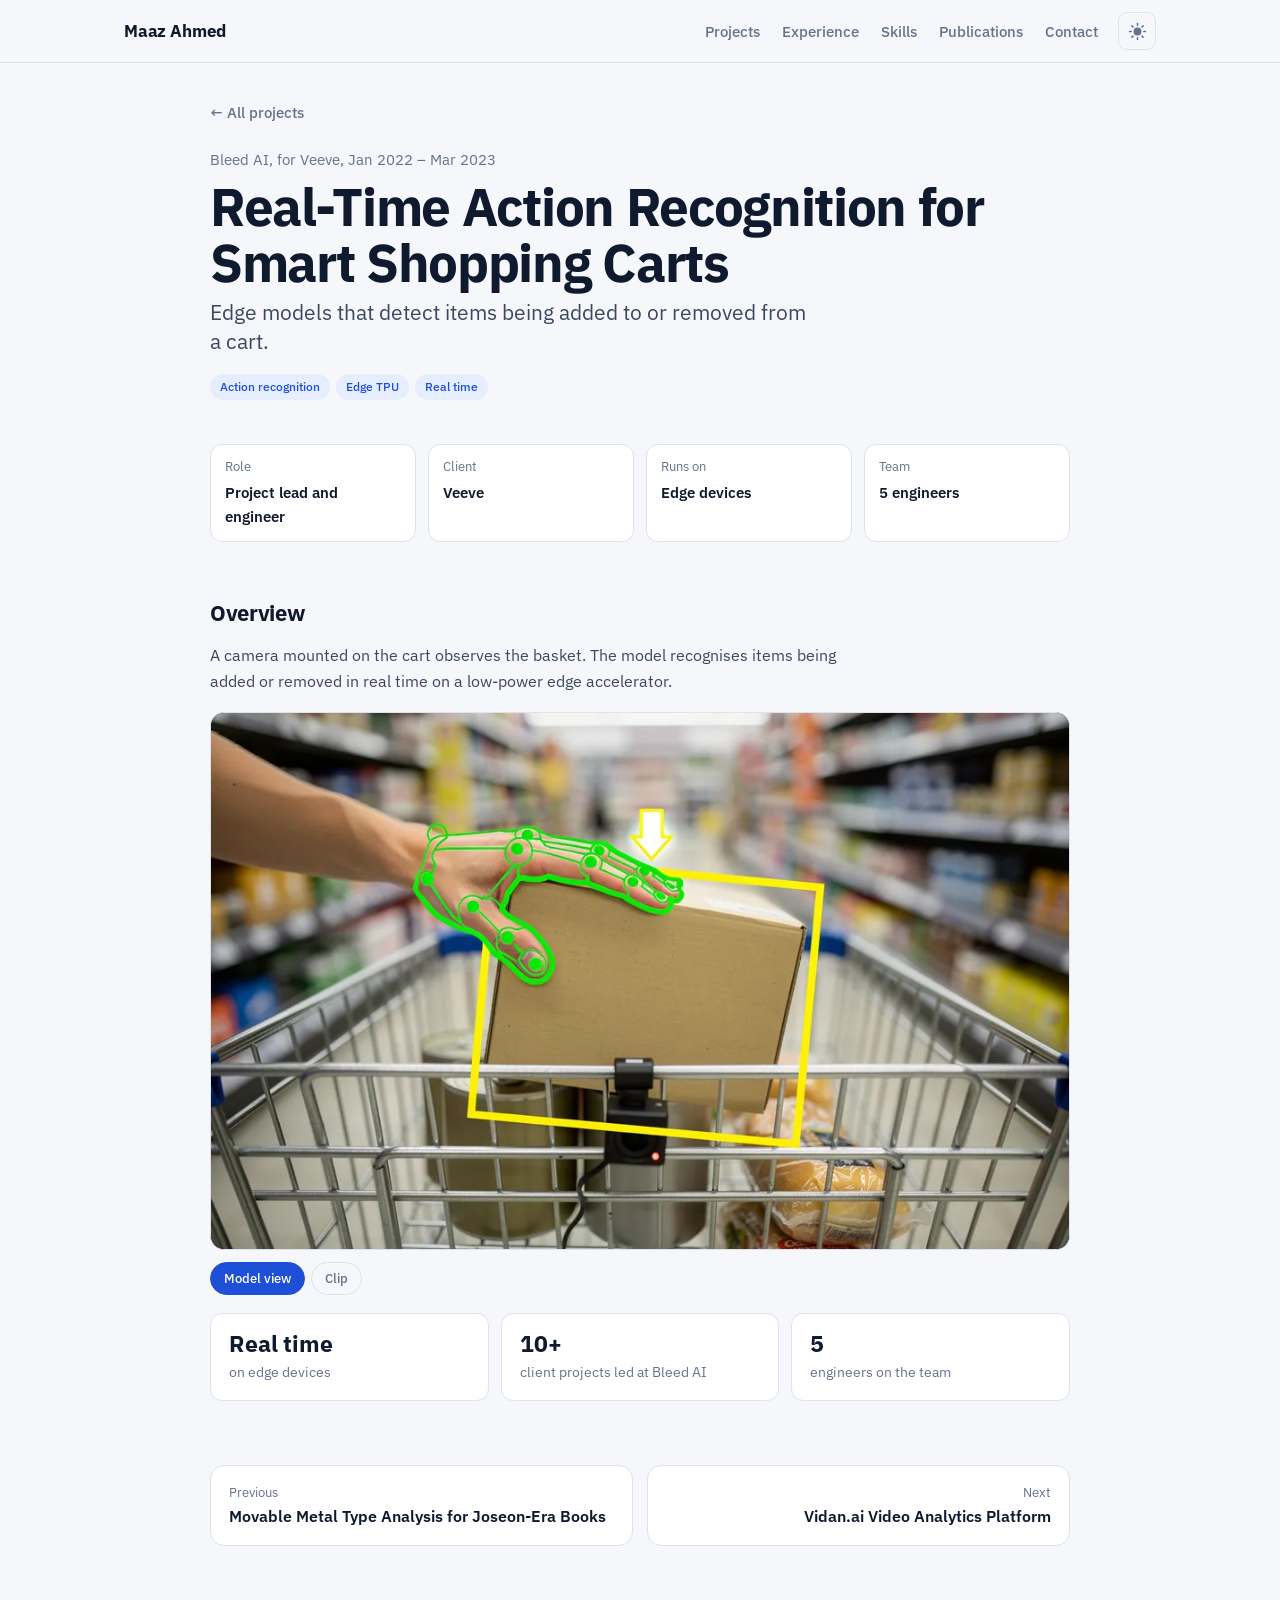
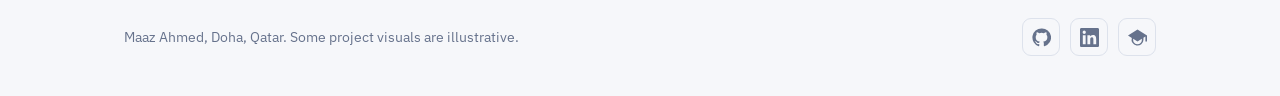
<file: projects/smart-cart.html>
<!doctype html>
<html lang="en">
<head>
<meta charset="utf-8">
<meta name="viewport" content="width=device-width, initial-scale=1">
<title>Real-Time Action Recognition for Smart Shopping Carts | Maaz Ahmed</title>
<meta name="description" content="Edge models that detect items being added to or removed from a cart.">
<meta name="color-scheme" content="dark light">
<script>
  (function () {
    var t = null;
    try { t = localStorage.getItem('theme'); } catch (e) {}
    if (t !== 'light' && t !== 'dark') t = matchMedia('(prefers-color-scheme: light)').matches ? 'light' : 'dark';
    document.documentElement.dataset.theme = t;
  })();
</script>
<link rel="preconnect" href="https://fonts.googleapis.com">
<link rel="preconnect" href="https://fonts.gstatic.com" crossorigin>
<link href="https://fonts.googleapis.com/css2?family=IBM+Plex+Sans:ital,wght@0,400;0,500;0,600;0,700;1,400&display=swap" rel="stylesheet">
<link rel="stylesheet" href="../assets/site.css">
<link rel="canonical" href="https://maaz9898.github.io/projects/smart-cart.html">
<meta property="og:type" content="website">
<meta property="og:title" content="Real-Time Action Recognition for Smart Shopping Carts | Maaz Ahmed">
<meta property="og:description" content="Edge models that detect items being added to or removed from a cart.">
<meta property="og:url" content="https://maaz9898.github.io/projects/smart-cart.html">
<meta property="og:image" content="https://maaz9898.github.io/assets/og/smart-cart.jpg">
<meta property="og:image:width" content="1200">
<meta property="og:image:height" content="630">
<meta name="twitter:card" content="summary_large_image">
<script type="application/ld+json">{"@context":"https://schema.org","@type":"Person","name":"Maaz Ahmed","jobTitle":"Machine Learning Engineer and Researcher","email":"mailto:maaz9898@gmail.com","url":"https://maaz9898.github.io/","address":{"@type":"PostalAddress","addressLocality":"Doha","addressCountry":"QA"},"alumniOf":["Korea University of Technology and Education","DHA Suffa University"],"knowsAbout":["Computer vision","Deep learning","6-DoF pose estimation","3D perception","Robotics","ROS2","PyTorch","Video understanding"],"sameAs":["https://github.com/maaz9898","https://www.linkedin.com/in/maazahmed98","https://scholar.google.com/citations?user=TZpghL4AAAAJ"]}</script>
</head>
<body>
<a class="skip" href="#content">Skip to content</a>
<header class="top">
  <div class="wrap bar">
    <a class="brand" href="../index.html">Maaz Ahmed</a>
    <nav aria-label="Main">
      <a href="../index.html#work">Projects</a>
      <a href="../index.html#experience">Experience</a>
      <a href="../index.html#skills">Skills</a>
      <a href="../index.html#publications">Publications</a>
      <a href="../index.html#contact">Contact</a>
    </nav>
    <button class="icon" id="theme" type="button" aria-label="Switch between dark and light mode" title="Switch theme"><svg class="moon" viewBox="0 0 24 24" aria-hidden="true"><path d="M20.4 14.5A8.5 8.5 0 0 1 9.5 3.6a.75.75 0 0 0-.98-.94A10 10 0 1 0 21.34 15.5a.75.75 0 0 0-.94-1Z"/></svg><svg class="sun" viewBox="0 0 24 24" aria-hidden="true"><path d="M12 7a5 5 0 1 0 0 10 5 5 0 0 0 0-10Zm0-6a1 1 0 0 1 1 1v2a1 1 0 1 1-2 0V2a1 1 0 0 1 1-1Zm0 18a1 1 0 0 1 1 1v2a1 1 0 1 1-2 0v-2a1 1 0 0 1 1-1ZM1 12a1 1 0 0 1 1-1h2a1 1 0 1 1 0 2H2a1 1 0 0 1-1-1Zm18 0a1 1 0 0 1 1-1h2a1 1 0 1 1 0 2h-2a1 1 0 0 1-1-1ZM4.22 4.22a1 1 0 0 1 1.42 0l1.41 1.42a1 1 0 0 1-1.41 1.41L4.22 5.64a1 1 0 0 1 0-1.42Zm12.73 12.73a1 1 0 0 1 1.41 0l1.42 1.41a1 1 0 0 1-1.42 1.42l-1.41-1.42a1 1 0 0 1 0-1.41ZM4.22 19.78a1 1 0 0 1 0-1.42l1.42-1.41a1 1 0 0 1 1.41 1.41l-1.41 1.42a1 1 0 0 1-1.42 0ZM16.95 7.05a1 1 0 0 1 0-1.41l1.41-1.42a1 1 0 1 1 1.42 1.42l-1.42 1.41a1 1 0 0 1-1.41 0Z"/></svg></button>
  </div>
</header>
<main id="content" class="wrap">

  <article class="project">
    <a class="back" href="../index.html#work">All projects</a>
    <header class="phead">
      <p class="kicker">Bleed AI, for Veeve, Jan 2022 – Mar 2023</p>
      <h1>Real-Time Action Recognition for Smart Shopping Carts</h1>
      <p class="role">Edge models that detect items being added to or removed from a cart.</p>
      <ul class="tags"><li>Action recognition</li><li>Edge TPU</li><li>Real time</li></ul>
      
    </header>
    <dl class="facts"><div><dt>Role</dt><dd>Project lead and engineer</dd></div><div><dt>Client</dt><dd>Veeve</dd></div><div><dt>Runs on</dt><dd>Edge devices</dd></div><div><dt>Team</dt><dd>5 engineers</dd></div></dl>
    <div class="prose">
<h2>Overview</h2>
<p>A camera mounted on the cart observes the basket. The model recognises items being added or removed in real time on a low-power edge accelerator.</p>
<div class="tabs" data-tabs><div class="stage" style="--ar:16 / 10"><img class="show" src="../assets/veeve_det.webp" alt="A hand placing a box into a cart with keypoints and a box drawn on it" loading="lazy"><video poster="../assets/veeve.webp" muted loop playsinline preload="none" aria-label="A hand placing a box into a shopping cart"><source src="../assets/veeve.mp4" type="video/mp4"><source src="../assets/veeve.webm" type="video/webm"></video></div><div class="pills"><button type="button" aria-pressed="true">Model view</button><button type="button" aria-pressed="false">Clip</button></div></div>
<div class="stats"><div><b>Real time</b><span>on edge devices</span></div><div><b>10+</b><span>client projects led at Bleed AI</span></div><div><b>5</b><span>engineers on the team</span></div></div>
</div>
    <nav class="pn" aria-label="More projects">
      <a href="metal-type.html"><span>Previous</span><b>Movable Metal Type Analysis for Joseon-Era Books</b></a>
      <a href="vidan.html"><span>Next</span><b>Vidan.ai Video Analytics Platform</b></a>
    </nav>
  </article>

</main>
<footer class="wrap foot">
  <span>Maaz Ahmed, Doha, Qatar. Some project visuals are illustrative.</span>
  <span class="social">
    <a class="icon" href="https://github.com/maaz9898" aria-label="GitHub" title="GitHub"><svg viewBox="0 0 24 24" aria-hidden="true"><path d="M12 .5a11.5 11.5 0 0 0-3.64 22.41c.58.1.79-.25.79-.56v-2c-3.2.7-3.88-1.37-3.88-1.37-.52-1.33-1.28-1.69-1.28-1.69-1.05-.71.08-.7.08-.7 1.16.08 1.77 1.19 1.77 1.19 1.03 1.77 2.7 1.26 3.36.96.1-.75.4-1.26.73-1.55-2.55-.29-5.24-1.28-5.24-5.69 0-1.26.45-2.29 1.19-3.09-.12-.3-.52-1.47.11-3.06 0 0 .97-.31 3.17 1.18a11 11 0 0 1 5.78 0c2.2-1.49 3.17-1.18 3.17-1.18.63 1.59.23 2.76.11 3.06.74.8 1.19 1.83 1.19 3.09 0 4.42-2.7 5.4-5.26 5.68.41.36.78 1.06.78 2.14v3.17c0 .31.21.67.8.56A11.5 11.5 0 0 0 12 .5Z"/></svg></a>
    <a class="icon" href="https://www.linkedin.com/in/maazahmed98" aria-label="LinkedIn" title="LinkedIn"><svg viewBox="0 0 24 24" aria-hidden="true"><path d="M20.45 20.45h-3.55v-5.57c0-1.33-.03-3.04-1.85-3.04-1.86 0-2.14 1.45-2.14 2.94v5.67H9.35V9h3.41v1.56h.05c.47-.9 1.64-1.85 3.37-1.85 3.6 0 4.27 2.37 4.27 5.46v6.28ZM5.34 7.43a2.06 2.06 0 1 1 0-4.12 2.06 2.06 0 0 1 0 4.12ZM7.12 20.45H3.56V9h3.56v11.45ZM22.22 0H1.77C.79 0 0 .77 0 1.73v20.54C0 23.23.79 24 1.77 24h20.45c.98 0 1.78-.77 1.78-1.73V1.73C24 .77 23.2 0 22.22 0Z"/></svg></a>
    <a class="icon" href="https://scholar.google.com/citations?user=TZpghL4AAAAJ" aria-label="Google Scholar" title="Google Scholar"><svg viewBox="0 0 24 24" aria-hidden="true"><path d="M12 2 0 9.5l4.84 3.02A7.5 7.5 0 1 0 19.5 15v-2.69L22 10.75V17h2V9.5L12 2Zm0 18.5A5.5 5.5 0 0 1 6.5 15v-1.44L12 17l5.5-3.44V15a5.5 5.5 0 0 1-5.5 5.5Z"/></svg></a>
  </span>
</footer>
<script src="../assets/site.js"></script>
</body>
</html>
</file>
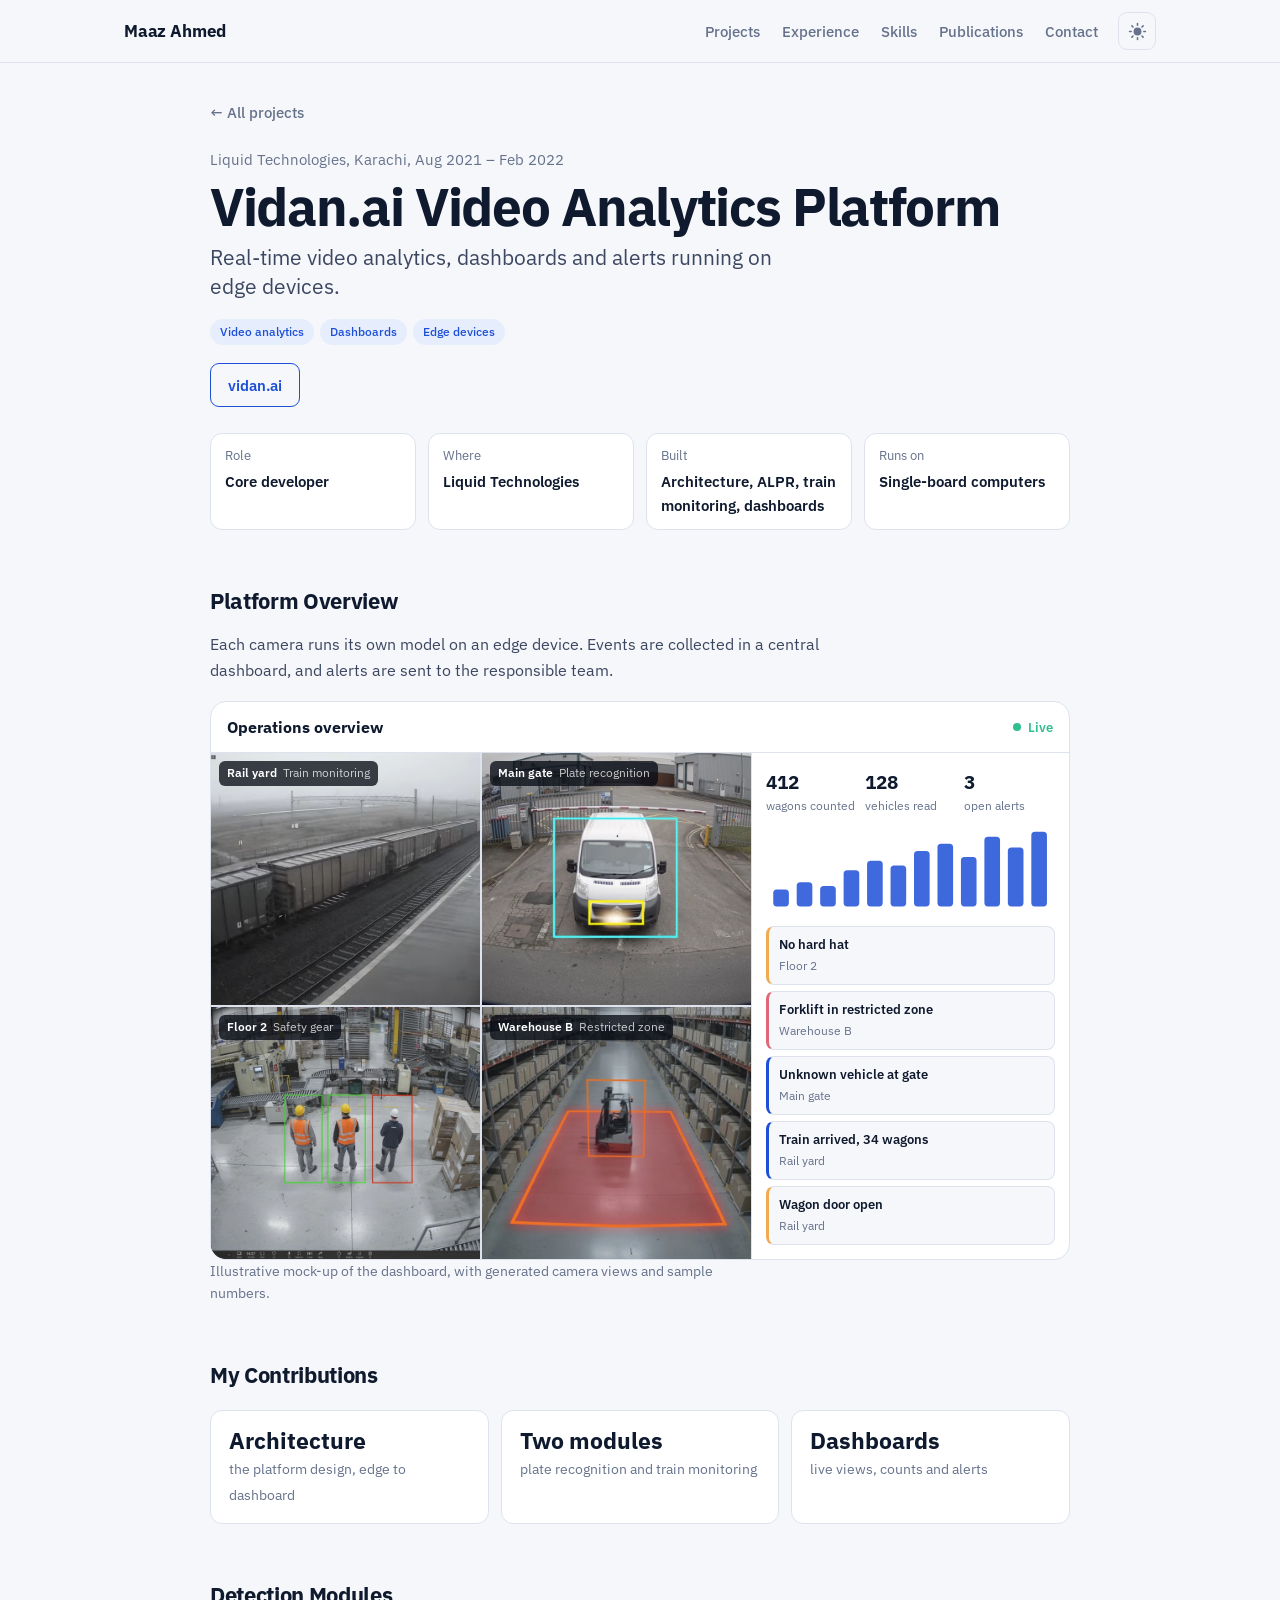
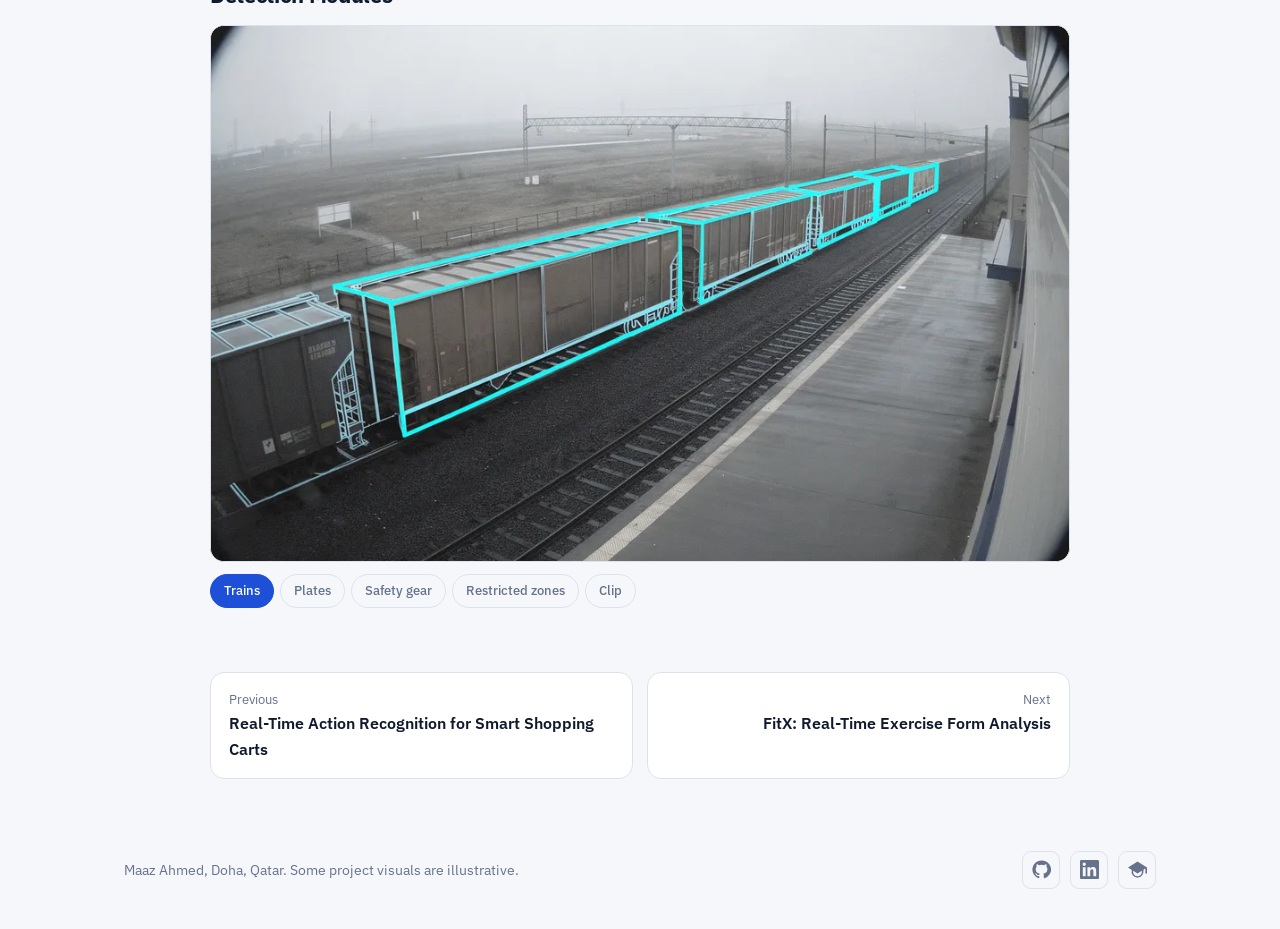
<file: projects/vidan.html>
<!doctype html>
<html lang="en">
<head>
<meta charset="utf-8">
<meta name="viewport" content="width=device-width, initial-scale=1">
<title>Vidan.ai Video Analytics Platform | Maaz Ahmed</title>
<meta name="description" content="Real-time video analytics, dashboards and alerts running on edge devices.">
<meta name="color-scheme" content="dark light">
<script>
  (function () {
    var t = null;
    try { t = localStorage.getItem('theme'); } catch (e) {}
    if (t !== 'light' && t !== 'dark') t = matchMedia('(prefers-color-scheme: light)').matches ? 'light' : 'dark';
    document.documentElement.dataset.theme = t;
  })();
</script>
<link rel="preconnect" href="https://fonts.googleapis.com">
<link rel="preconnect" href="https://fonts.gstatic.com" crossorigin>
<link href="https://fonts.googleapis.com/css2?family=IBM+Plex+Sans:ital,wght@0,400;0,500;0,600;0,700;1,400&display=swap" rel="stylesheet">
<link rel="stylesheet" href="../assets/site.css">
<link rel="canonical" href="https://maaz9898.github.io/projects/vidan.html">
<meta property="og:type" content="website">
<meta property="og:title" content="Vidan.ai Video Analytics Platform | Maaz Ahmed">
<meta property="og:description" content="Real-time video analytics, dashboards and alerts running on edge devices.">
<meta property="og:url" content="https://maaz9898.github.io/projects/vidan.html">
<meta property="og:image" content="https://maaz9898.github.io/assets/og/vidan.jpg">
<meta property="og:image:width" content="1200">
<meta property="og:image:height" content="630">
<meta name="twitter:card" content="summary_large_image">
<script type="application/ld+json">{"@context":"https://schema.org","@type":"Person","name":"Maaz Ahmed","jobTitle":"Machine Learning Engineer and Researcher","email":"mailto:maaz9898@gmail.com","url":"https://maaz9898.github.io/","address":{"@type":"PostalAddress","addressLocality":"Doha","addressCountry":"QA"},"alumniOf":["Korea University of Technology and Education","DHA Suffa University"],"knowsAbout":["Computer vision","Deep learning","6-DoF pose estimation","3D perception","Robotics","ROS2","PyTorch","Video understanding"],"sameAs":["https://github.com/maaz9898","https://www.linkedin.com/in/maazahmed98","https://scholar.google.com/citations?user=TZpghL4AAAAJ"]}</script>
</head>
<body>
<a class="skip" href="#content">Skip to content</a>
<header class="top">
  <div class="wrap bar">
    <a class="brand" href="../index.html">Maaz Ahmed</a>
    <nav aria-label="Main">
      <a href="../index.html#work">Projects</a>
      <a href="../index.html#experience">Experience</a>
      <a href="../index.html#skills">Skills</a>
      <a href="../index.html#publications">Publications</a>
      <a href="../index.html#contact">Contact</a>
    </nav>
    <button class="icon" id="theme" type="button" aria-label="Switch between dark and light mode" title="Switch theme"><svg class="moon" viewBox="0 0 24 24" aria-hidden="true"><path d="M20.4 14.5A8.5 8.5 0 0 1 9.5 3.6a.75.75 0 0 0-.98-.94A10 10 0 1 0 21.34 15.5a.75.75 0 0 0-.94-1Z"/></svg><svg class="sun" viewBox="0 0 24 24" aria-hidden="true"><path d="M12 7a5 5 0 1 0 0 10 5 5 0 0 0 0-10Zm0-6a1 1 0 0 1 1 1v2a1 1 0 1 1-2 0V2a1 1 0 0 1 1-1Zm0 18a1 1 0 0 1 1 1v2a1 1 0 1 1-2 0v-2a1 1 0 0 1 1-1ZM1 12a1 1 0 0 1 1-1h2a1 1 0 1 1 0 2H2a1 1 0 0 1-1-1Zm18 0a1 1 0 0 1 1-1h2a1 1 0 1 1 0 2h-2a1 1 0 0 1-1-1ZM4.22 4.22a1 1 0 0 1 1.42 0l1.41 1.42a1 1 0 0 1-1.41 1.41L4.22 5.64a1 1 0 0 1 0-1.42Zm12.73 12.73a1 1 0 0 1 1.41 0l1.42 1.41a1 1 0 0 1-1.42 1.42l-1.41-1.42a1 1 0 0 1 0-1.41ZM4.22 19.78a1 1 0 0 1 0-1.42l1.42-1.41a1 1 0 0 1 1.41 1.41l-1.41 1.42a1 1 0 0 1-1.42 0ZM16.95 7.05a1 1 0 0 1 0-1.41l1.41-1.42a1 1 0 1 1 1.42 1.42l-1.42 1.41a1 1 0 0 1-1.41 0Z"/></svg></button>
  </div>
</header>
<main id="content" class="wrap">

  <article class="project">
    <a class="back" href="../index.html#work">All projects</a>
    <header class="phead">
      <p class="kicker">Liquid Technologies, Karachi, Aug 2021 – Feb 2022</p>
      <h1>Vidan.ai Video Analytics Platform</h1>
      <p class="role">Real-time video analytics, dashboards and alerts running on edge devices.</p>
      <ul class="tags"><li>Video analytics</li><li>Dashboards</li><li>Edge devices</li></ul>
      <p class="links"><a class="btn ghost" href="https://vidan.ai/">vidan.ai</a></p>
    </header>
    <dl class="facts"><div><dt>Role</dt><dd>Core developer</dd></div><div><dt>Where</dt><dd>Liquid Technologies</dd></div><div><dt>Built</dt><dd>Architecture, ALPR, train monitoring, dashboards</dd></div><div><dt>Runs on</dt><dd>Single-board computers</dd></div></dl>
    <div class="prose">
<h2>Platform Overview</h2>
<p>Each camera runs its own model on an edge device. Events are collected in a central dashboard, and alerts are sent to the responsible team.</p>
<div class="dash" data-dash>
  <div class="dash-top"><b>Operations overview</b><span class="live"><i></i>Live</span></div>
  <div class="dash-grid">
    <div class="cams">
      <figure class="cam"><video class="show" poster="../assets/vidan.webp" muted loop playsinline preload="none" data-auto aria-label="A freight train passing a platform"><source src="../assets/vidan.mp4" type="video/mp4"><source src="../assets/vidan.webm" type="video/webm"></video><figcaption>Rail yard<span>Train monitoring</span></figcaption></figure>
      <figure class="cam"><img class="show" src="../assets/gate.webp" alt="A van at a gate with its number plate boxed" loading="lazy"><figcaption>Main gate<span>Plate recognition</span></figcaption></figure>
      <figure class="cam"><img class="show" src="../assets/ppe.webp" alt="Workers on a factory floor boxed green or red by safety gear" loading="lazy"><figcaption>Floor 2<span>Safety gear</span></figcaption></figure>
      <figure class="cam"><img class="show" src="../assets/zone.webp" alt="A forklift entering a red restricted zone in a warehouse" loading="lazy"><figcaption>Warehouse B<span>Restricted zone</span></figcaption></figure>
    </div>
    <aside class="dash-side">
      <div class="kpis"><div><b data-count="412">412</b><span>wagons counted</span></div><div><b data-count="128">128</b><span>vehicles read</span></div><div><b>3</b><span>open alerts</span></div></div>
      <svg class="bars" viewBox="0 0 240 70" role="img" aria-label="Events per hour, rising through the day"><g><rect x="6.0" y="52" width="13" height="14" rx="3"/><rect x="25.5" y="46" width="13" height="20" rx="3"/><rect x="45.0" y="49" width="13" height="17" rx="3"/><rect x="64.5" y="36" width="13" height="30" rx="3"/><rect x="84.0" y="28" width="13" height="38" rx="3"/><rect x="103.5" y="32" width="13" height="34" rx="3"/><rect x="123.0" y="20" width="13" height="46" rx="3"/><rect x="142.5" y="14" width="13" height="52" rx="3"/><rect x="162.0" y="25" width="13" height="41" rx="3"/><rect x="181.5" y="8" width="13" height="58" rx="3"/><rect x="201.0" y="17" width="13" height="49" rx="3"/><rect x="220.5" y="4" width="13" height="62" rx="3"/></g></svg>
      <ul class="alerts" data-alerts>
        <li class="warn"><b>No hard hat</b><span>Floor 2</span></li>
        <li class="bad"><b>Forklift in restricted zone</b><span>Warehouse B</span></li>
        <li><b>Unknown vehicle at gate</b><span>Main gate</span></li>
        <li><b>Train arrived, 34 wagons</b><span>Rail yard</span></li>
        <li class="warn"><b>Wagon door open</b><span>Rail yard</span></li>
      </ul>
    </aside>
  </div>
</div>
<p class="note">Illustrative mock-up of the dashboard, with generated camera views and sample numbers.</p>

<h2>My Contributions</h2>
<div class="stats"><div><b>Architecture</b><span>the platform design, edge to dashboard</span></div><div><b>Two modules</b><span>plate recognition and train monitoring</span></div><div><b>Dashboards</b><span>live views, counts and alerts</span></div></div>

<h2>Detection Modules</h2>
<div class="tabs" data-tabs><div class="stage" style="--ar:16 / 10"><img class="show" src="../assets/vidan_det.webp" alt="A freight train with a box around each wagon" loading="lazy"><img src="../assets/gate.webp" alt="A van at a gate with its number plate boxed" loading="lazy"><img src="../assets/ppe.webp" alt="Workers on a factory floor boxed green or red by safety gear" loading="lazy"><img src="../assets/zone.webp" alt="A forklift entering a red restricted zone in a warehouse" loading="lazy"><video poster="../assets/vidan.webp" muted loop playsinline preload="none" aria-label="A freight train passing a platform"><source src="../assets/vidan.mp4" type="video/mp4"><source src="../assets/vidan.webm" type="video/webm"></video></div><div class="pills"><button type="button" aria-pressed="true">Trains</button><button type="button" aria-pressed="false">Plates</button><button type="button" aria-pressed="false">Safety gear</button><button type="button" aria-pressed="false">Restricted zones</button><button type="button" aria-pressed="false">Clip</button></div></div>
</div>
    <nav class="pn" aria-label="More projects">
      <a href="smart-cart.html"><span>Previous</span><b>Real-Time Action Recognition for Smart Shopping Carts</b></a>
      <a href="fitx.html"><span>Next</span><b>FitX: Real-Time Exercise Form Analysis</b></a>
    </nav>
  </article>

</main>
<footer class="wrap foot">
  <span>Maaz Ahmed, Doha, Qatar. Some project visuals are illustrative.</span>
  <span class="social">
    <a class="icon" href="https://github.com/maaz9898" aria-label="GitHub" title="GitHub"><svg viewBox="0 0 24 24" aria-hidden="true"><path d="M12 .5a11.5 11.5 0 0 0-3.64 22.41c.58.1.79-.25.79-.56v-2c-3.2.7-3.88-1.37-3.88-1.37-.52-1.33-1.28-1.69-1.28-1.69-1.05-.71.08-.7.08-.7 1.16.08 1.77 1.19 1.77 1.19 1.03 1.77 2.7 1.26 3.36.96.1-.75.4-1.26.73-1.55-2.55-.29-5.24-1.28-5.24-5.69 0-1.26.45-2.29 1.19-3.09-.12-.3-.52-1.47.11-3.06 0 0 .97-.31 3.17 1.18a11 11 0 0 1 5.78 0c2.2-1.49 3.17-1.18 3.17-1.18.63 1.59.23 2.76.11 3.06.74.8 1.19 1.83 1.19 3.09 0 4.42-2.7 5.4-5.26 5.68.41.36.78 1.06.78 2.14v3.17c0 .31.21.67.8.56A11.5 11.5 0 0 0 12 .5Z"/></svg></a>
    <a class="icon" href="https://www.linkedin.com/in/maazahmed98" aria-label="LinkedIn" title="LinkedIn"><svg viewBox="0 0 24 24" aria-hidden="true"><path d="M20.45 20.45h-3.55v-5.57c0-1.33-.03-3.04-1.85-3.04-1.86 0-2.14 1.45-2.14 2.94v5.67H9.35V9h3.41v1.56h.05c.47-.9 1.64-1.85 3.37-1.85 3.6 0 4.27 2.37 4.27 5.46v6.28ZM5.34 7.43a2.06 2.06 0 1 1 0-4.12 2.06 2.06 0 0 1 0 4.12ZM7.12 20.45H3.56V9h3.56v11.45ZM22.22 0H1.77C.79 0 0 .77 0 1.73v20.54C0 23.23.79 24 1.77 24h20.45c.98 0 1.78-.77 1.78-1.73V1.73C24 .77 23.2 0 22.22 0Z"/></svg></a>
    <a class="icon" href="https://scholar.google.com/citations?user=TZpghL4AAAAJ" aria-label="Google Scholar" title="Google Scholar"><svg viewBox="0 0 24 24" aria-hidden="true"><path d="M12 2 0 9.5l4.84 3.02A7.5 7.5 0 1 0 19.5 15v-2.69L22 10.75V17h2V9.5L12 2Zm0 18.5A5.5 5.5 0 0 1 6.5 15v-1.44L12 17l5.5-3.44V15a5.5 5.5 0 0 1-5.5 5.5Z"/></svg></a>
  </span>
</footer>
<script src="../assets/site.js"></script>
</body>
</html>
</file>
<file: assets/site.css>
:root {
  --bg: #0D131F; --panel: #151D2C; --line: #232E42;
  --text: #C9D2E3; --strong: #F1F4FA; --muted: #8492AB;
  --accent: #6EA8FF; --accent-ink: #0D131F; --chip: #1A2740; --chip-text: #9CC2FF;
  --shadow: 0 14px 36px rgba(0, 0, 0, .4);
}
:root[data-theme="light"] {
  --bg: #F6F7FA; --panel: #FFFFFF; --line: #DDE2EC;
  --text: #3B4660; --strong: #0F1A2E; --muted: #66728C;
  --accent: #1D4FD7; --accent-ink: #FFFFFF; --chip: #E6EDFD; --chip-text: #1D4FD7;
  --shadow: 0 14px 36px rgba(20, 35, 70, .12);
}
* { box-sizing: border-box; }
html { scroll-behavior: smooth; scroll-padding-top: 84px; }
body { margin: 0; background: var(--bg); color: var(--text); font-family: "IBM Plex Sans", system-ui, -apple-system, "Segoe UI", sans-serif; font-size: 1.02rem; line-height: 1.6; -webkit-font-smoothing: antialiased; }
a { color: var(--strong); text-decoration: none; }
a:hover { color: var(--accent); }
:focus-visible { outline: 2px solid var(--accent); outline-offset: 3px; border-radius: 4px; }
.skip { position: absolute; left: -999px; top: 8px; background: var(--accent); color: var(--accent-ink); padding: 8px 14px; border-radius: 6px; z-index: 30; }
.skip:focus { left: 8px; }
.wrap { max-width: 1080px; margin: 0 auto; padding: 0 24px; }

/* top bar */
.top { position: sticky; top: 0; z-index: 20; background: color-mix(in srgb, var(--bg) 86%, transparent); backdrop-filter: blur(10px); border-bottom: 1px solid var(--line); }
.bar { display: flex; align-items: center; gap: 20px; height: 62px; }
.brand { font-weight: 700; font-size: 1.08rem; letter-spacing: -0.01em; margin-right: auto; }
.top nav { display: flex; gap: 22px; }
.top nav a { color: var(--muted); font-weight: 500; font-size: .95rem; }
.top nav a:hover { color: var(--strong); }
.icon { display: inline-grid; place-items: center; width: 38px; height: 38px; border-radius: 9px; color: var(--muted); border: 1px solid var(--line); background: transparent; cursor: pointer; }
.icon:hover { color: var(--accent); border-color: var(--accent); }
.icon svg { width: 19px; height: 19px; fill: currentColor; }
#theme .sun { display: none; }
:root[data-theme="light"] #theme .sun { display: block; }
:root[data-theme="light"] #theme .moon { display: none; }

/* intro */
.intro { display: grid; grid-template-columns: 148px minmax(0, 1fr); gap: 32px; align-items: center; padding: 56px 0 36px; }
.portrait { width: 148px; height: 148px; border-radius: 50%; object-fit: cover; object-position: 50% 18%; border: 3px solid var(--line); background: var(--panel); }
h1 { margin: 0 0 8px; font-size: clamp(2.2rem, 5vw, 3.3rem); line-height: 1.05; font-weight: 700; color: var(--strong); letter-spacing: -0.025em; }
.role { margin: 0 0 18px; font-size: clamp(1.1rem, 2vw, 1.3rem); color: var(--text); max-width: 46ch; line-height: 1.4; }
.links { display: flex; align-items: center; gap: 20px; flex-wrap: wrap; margin: 0; font-weight: 500; }
.links a:not(.btn) { color: var(--accent); }
.links a:not(.btn):hover { text-decoration: underline; }
.btn { display: inline-block; padding: 9px 17px; border-radius: 9px; background: var(--accent); color: var(--accent-ink); font-weight: 600; font-size: .95rem; }
.btn:hover { color: var(--accent-ink); filter: brightness(1.08); }
.btn.ghost { background: transparent; color: var(--accent); border: 1px solid var(--accent); }
.btn.ghost:hover { background: var(--accent); color: var(--accent-ink); }

.hero { position: relative; border-radius: 18px; overflow: hidden; aspect-ratio: 1600 / 672; background: #05080e; }
.hero video { position: absolute; inset: 0; width: 100%; height: 100%; object-fit: cover; }

@view-transition { navigation: auto; }

/* before/after slider */
.cmp { position: relative; overflow: hidden; aspect-ratio: var(--ar, 16 / 10); background: #05080e; --pos: 55%; touch-action: pan-y; }
.cmp img { position: absolute; inset: 0; width: 100%; height: 100%; object-fit: cover; user-select: none; -webkit-user-drag: none; }
.cmp .over { clip-path: inset(0 calc(100% - var(--pos)) 0 0); }
.cmp .handle { position: absolute; top: 0; bottom: 0; left: var(--pos); width: 36px; margin-left: -18px; background: linear-gradient(#fff, #fff) center / 2px 100% no-repeat; pointer-events: none; z-index: 2; }
.cmp .handle::after { content: "\2194"; position: absolute; top: 50%; left: 0; width: 36px; height: 36px; margin-top: -18px; border-radius: 50%; background: #fff; color: #0D131F; display: grid; place-items: center; font-size: 1.05rem; font-weight: 700; line-height: 1; box-shadow: 0 2px 10px rgba(0, 0, 0, .45); }
.cmp input { position: absolute; inset: 0; z-index: 3; width: 100%; height: 100%; margin: 0; opacity: 0; cursor: ew-resize; }
.cmp:focus-within .handle::after { outline: 3px solid var(--accent); outline-offset: 2px; }
.cmp.glide { transition: --pos .9s ease; }
@property --pos { syntax: "<percentage>"; inherits: true; initial-value: 55%; }
/* Card visuals that behave like GIFs on repeat. */
.gif { position: relative; overflow: hidden; aspect-ratio: var(--ar, 16 / 10); background: #05080e; }
.gif video, .gif img { position: absolute; inset: 0; width: 100%; height: 100%; object-fit: cover; display: block; }
.gif .end { transition: opacity .45s ease; }
.gif.playing .end { opacity: 0; }
/* Two-frame reveal: a scan line sweeps across and leaves the annotated frame behind, holds, then resets. */
.reveal .marked { clip-path: inset(0 0 0 0); }
.reveal .scan { position: absolute; top: 0; bottom: 0; left: 0; width: 2px; background: #fff; box-shadow: 0 0 14px 2px rgba(110, 168, 255, .9); opacity: 0; }
.reveal.on .marked { animation: reveal-img 6s linear infinite; }
.reveal.on .scan { animation: reveal-line 6s linear infinite; }
@keyframes reveal-img {
  0%, 12% { clip-path: inset(0 100% 0 0); opacity: 1; }
  42%, 86% { clip-path: inset(0 0 0 0); opacity: 1; }
  96%, 100% { clip-path: inset(0 0 0 0); opacity: 0; }
}
@keyframes reveal-line {
  0%, 12% { left: 0; opacity: 0; }
  13% { left: 0; opacity: 1; }
  42% { left: 100%; opacity: 1; }
  43%, 100% { left: 100%; opacity: 0; }
}
@media (prefers-reduced-motion: reduce) { .gif .end { transition: none; } .reveal.on .marked, .reveal.on .scan { animation: none; } }
.hint { margin: 10px 0 0; color: var(--muted); font-size: .9rem; }

/* FitX demo */
.fx { display: grid; grid-template-columns: auto minmax(0, 1fr); gap: 28px; align-items: center; background: var(--panel); border: 1px solid var(--line); border-radius: 16px; padding: 24px; }
.phone { width: 230px; padding: 10px; border-radius: 34px; background: #05080e; border: 2px solid #2A3550; box-shadow: var(--shadow); }
.phone canvas { width: 100%; height: auto; display: block; border-radius: 24px; background: #0D131F; }
.fx-side .pills { padding-top: 0; }
.fx-read { display: grid; grid-template-columns: repeat(3, minmax(0, 1fr)); gap: 10px; margin: 18px 0 0; }
.fx-read div { border: 1px solid var(--line); border-radius: 12px; padding: 12px 14px; background: var(--bg); }
.fx-read dt { color: var(--muted); font-size: .8rem; }
.fx-read dd { margin: 2px 0 0; color: var(--strong); font-weight: 700; font-size: 1.3rem; font-variant-numeric: tabular-nums; }
.fx-read dd[data-msg] { font-size: 1rem; line-height: 1.6; }
.prose .media[style*="429 / 884"] { max-width: 300px; }

section { padding-top: 72px; }
h2 { margin: 0 0 22px; font-size: 1.5rem; font-weight: 700; color: var(--strong); letter-spacing: -0.015em; }

/* media */
.media, .tabs .stage { position: relative; overflow: hidden; background: #05080e; aspect-ratio: var(--ar, 16 / 10); }
.media > img, .media > video { position: absolute; inset: 0; width: 100%; height: 100%; object-fit: cover; }
.media.paper { background: #fff; }
.media.paper > img { object-fit: contain; padding: 14px; }
.tabs .stage > img, .tabs .stage > video { position: absolute; inset: 0; width: 100%; height: 100%; object-fit: cover; opacity: 0; transition: opacity .45s; }
.tabs .stage > .show { opacity: 1; }
.badge { position: absolute; left: 10px; bottom: 10px; z-index: 2; background: rgba(10, 14, 22, .78); color: #E7ECF5; font-size: .72rem; font-weight: 500; padding: 3px 9px; border-radius: 999px; }
.pills { display: flex; flex-wrap: wrap; gap: 6px; padding-top: 12px; }
.pills button { font: inherit; font-size: .84rem; font-weight: 500; color: var(--muted); background: transparent; border: 1px solid var(--line); border-radius: 999px; padding: 5px 13px; cursor: pointer; }
.pills button:hover { color: var(--strong); }
.pills button[aria-pressed="true"] { background: var(--accent); border-color: var(--accent); color: var(--accent-ink); }
.tags { list-style: none; display: flex; flex-wrap: wrap; gap: 6px; margin: 0; padding: 0; }
.tags li { background: var(--chip); color: var(--chip-text); font-size: .78rem; font-weight: 500; padding: 3px 10px; border-radius: 999px; }

/* work grid */
.cards { list-style: none; margin: 0; padding: 0; display: grid; grid-template-columns: repeat(6, minmax(0, 1fr)); gap: 20px; }
.card { grid-column: span 2; background: var(--panel); border: 1px solid var(--line); border-radius: 16px; overflow: hidden; display: flex; flex-direction: column; transition: border-color .15s, box-shadow .15s, transform .15s; }
.card.wide { grid-column: span 3; }
.card:hover { border-color: var(--accent); box-shadow: var(--shadow); transform: translateY(-2px); }
.card .pills { padding: 10px 16px 0; }
.card .body { padding: 16px 18px 18px; display: flex; flex-direction: column; gap: 8px; flex: 1; color: var(--text); }
.card h3 { margin: 0; font-size: 1.12rem; font-weight: 600; color: var(--strong); line-height: 1.3; }
.card p { margin: 0; font-size: .95rem; color: var(--muted); }
.card .more { margin-top: auto; padding-top: 6px; color: var(--accent); font-weight: 600; font-size: .9rem; }
.card .body:hover h3 { color: var(--accent); }

/* lists */
.pubs { list-style: none; margin: 0; padding: 0; }
.pubs li { padding: 14px 0; border-top: 1px solid var(--line); }
.pubs li:first-child { border-top: 0; padding-top: 0; }
.pubs .t { display: block; color: var(--strong); font-weight: 600; line-height: 1.4; }
.pubs a.t:hover { color: var(--accent); }
.pubs .v { color: var(--muted); font-size: .92rem; }
.pubs .me { color: var(--accent); font-weight: 600; }
.slim { list-style: none; margin: 0; padding: 0; }
.slim li { display: grid; grid-template-columns: 180px minmax(0, 1fr); gap: 16px; padding: 13px 0; border-top: 1px solid var(--line); align-items: baseline; }
.slim li:first-child { border-top: 0; padding-top: 0; }
.slim .when { color: var(--muted); font-size: .9rem; font-variant-numeric: tabular-nums; }
.slim b { color: var(--strong); font-weight: 600; }
.slim .at { color: var(--muted); }
.job { display: grid; grid-template-columns: 180px minmax(0, 1fr); gap: 8px 24px; padding: 22px 0; border-top: 1px solid var(--line); }
.job:first-of-type { border-top: 0; padding-top: 0; }
.job .when { margin: 2px 0 0; color: var(--muted); font-size: .9rem; font-variant-numeric: tabular-nums; }
.job h3 { margin: 0; font-size: 1.1rem; font-weight: 600; color: var(--strong); line-height: 1.35; }
.job .at { margin: 2px 0 10px; color: var(--muted); }
.job ul { margin: 0; padding-left: 1.1em; max-width: 72ch; }
.job li { margin: 0 0 6px; }
.job .plain { margin: 0; max-width: 72ch; }
.links.small { margin-top: 10px; font-size: .92rem; gap: 16px; }
.skills { margin: 0; display: grid; gap: 14px; }
.skills div { display: grid; grid-template-columns: 180px minmax(0, 1fr); gap: 24px; }
.skills dt { color: var(--strong); font-weight: 600; }
.skills dd { margin: 0; max-width: 72ch; }
.foot { display: flex; justify-content: space-between; align-items: center; gap: 16px; flex-wrap: wrap; padding-top: 72px; padding-bottom: 40px; color: var(--muted); font-size: .88rem; }
.social { display: flex; gap: 10px; }

/* project pages */
.project { max-width: 860px; margin: 0 auto; padding-top: 36px; }
.back { color: var(--muted); font-weight: 500; font-size: .92rem; }
.back::before { content: "\2190\00a0"; }
.phead { padding: 22px 0 8px; }
.kicker { margin: 0 0 8px; color: var(--muted); font-size: .95rem; }
.phead .tags { margin-bottom: 18px; }
.facts { display: grid; grid-template-columns: repeat(auto-fit, minmax(170px, 1fr)); gap: 12px; margin: 18px 0 8px; }
.facts div { background: var(--panel); border: 1px solid var(--line); border-radius: 12px; padding: 12px 14px; }
.facts dt { color: var(--muted); font-size: .8rem; }
.facts dd { margin: 2px 0 0; color: var(--strong); font-weight: 600; font-size: .95rem; }
.prose h2 { margin: 54px 0 12px; font-size: 1.35rem; }
.prose p { margin: 0 0 18px; max-width: 64ch; }
.prose .media, .prose .tabs .stage { border-radius: 14px; border: 1px solid var(--line); }
.fig { margin: 0 0 18px; }
.fig figcaption, .note { color: var(--muted); font-size: .86rem; margin: 10px 0 0; }
.pair, .two-up { display: grid; grid-template-columns: 1fr 1fr; gap: 14px; align-items: start; }
.clip { margin: 0; }
.clip video { width: 100%; display: block; border-radius: 12px; aspect-ratio: 1580 / 1312; object-fit: cover; background: #000; }
.clip figcaption { margin-top: 8px; font-weight: 600; color: var(--strong); font-size: .95rem; display: flex; align-items: center; gap: 8px; }
.dot { width: 10px; height: 10px; border-radius: 50%; background: #2FBF8F; flex: none; }
.dot.off { background: #E0667A; }
.stats { display: grid; grid-template-columns: repeat(3, minmax(0, 1fr)); gap: 12px; margin: 18px 0; }
.stats div { background: var(--panel); border: 1px solid var(--line); border-radius: 12px; padding: 16px 18px; }
.stats b { display: block; color: var(--strong); font-size: 1.45rem; font-weight: 700; line-height: 1.2; }
.stats span { color: var(--muted); font-size: .9rem; }
.pn { display: grid; grid-template-columns: 1fr 1fr; gap: 14px; margin-top: 64px; }
.pn a { border: 1px solid var(--line); border-radius: 14px; padding: 16px 18px; background: var(--panel); }
.pn a:last-child { text-align: right; }
.pn a:hover { border-color: var(--accent); }
.pn span { display: block; color: var(--muted); font-size: .82rem; }
.pn b { color: var(--strong); font-weight: 600; }

/* annotated stepper */
.annot .stage { position: relative; overflow: hidden; background: #05080e; aspect-ratio: var(--ar); border-radius: 14px; border: 1px solid var(--line); }
.annot .stage > img, .annot .stage > video, .annot .ov { position: absolute; inset: 0; width: 100%; height: 100%; object-fit: cover; }
.annot .stage > video { opacity: 0; transition: opacity .4s; }
.annot[data-step="4"] .stage > video { opacity: 1; }
.annot[data-step="4"] .ov { opacity: 0; }
.ov { transition: opacity .3s; }
.ov g[class^="s"] { opacity: 0; transition: opacity .35s; }
.annot[data-step="1"] .s1, .annot[data-step="2"] .s1, .annot[data-step="3"] .s1,
.annot[data-step="2"] .s2, .annot[data-step="3"] .s2, .annot[data-step="3"] .s3 { opacity: 1; }
.ov ellipse, .ov path { fill: none; stroke-width: 6; stroke-linecap: round; }
.ov .cam { stroke: #FFC53D; fill: rgba(255, 197, 61, .18); }
.ov .sight { stroke: #fff; stroke-width: 4; }
.ov .end { stroke: #FF4D5E; }
.ov .dx { stroke: #FF4D5E; }
.ov .dy { stroke: #2FD08F; }
.ov .draw { stroke-dasharray: 1; stroke-dashoffset: 1; transition: stroke-dashoffset .9s ease; }
.annot[data-step="1"] .s1 .draw, .annot[data-step="2"] .s1 .draw, .annot[data-step="3"] .s1 .draw,
.annot[data-step="2"] .s2 .draw, .annot[data-step="3"] .s2 .draw, .annot[data-step="3"] .s3 .draw { stroke-dashoffset: 0; }
.ov .lab rect { fill: rgba(10, 14, 22, .86); }
.ov .lab text { fill: #fff; font: 600 26px "IBM Plex Sans", system-ui, sans-serif; }

/* dashboard mock-up */
.dash { border: 1px solid var(--line); border-radius: 16px; background: var(--panel); overflow: hidden; }
.dash-top { display: flex; justify-content: space-between; align-items: center; padding: 12px 16px; border-bottom: 1px solid var(--line); color: var(--strong); }
.live { display: inline-flex; align-items: center; gap: 7px; font-size: .82rem; font-weight: 600; color: #2FBF8F; }
.live i { width: 8px; height: 8px; border-radius: 50%; background: #2FBF8F; animation: pulse 1.6s infinite; }
@keyframes pulse { 50% { opacity: .25; } }
.dash-grid { display: grid; grid-template-columns: minmax(0, 1.7fr) minmax(0, 1fr); }
.cams { display: grid; grid-template-columns: 1fr 1fr; grid-auto-rows: 1fr; gap: 2px; background: var(--line); }
.cam { position: relative; margin: 0; min-height: 190px; overflow: hidden; background: #05080e; }
.cam img, .cam video { position: absolute; inset: 0; width: 100%; height: 100%; object-fit: cover; }
.cam figcaption { position: absolute; left: 8px; top: 8px; background: rgba(10, 14, 22, .78); color: #fff; font-size: .74rem; font-weight: 600; padding: 3px 8px; border-radius: 6px; }
.cam figcaption span { font-weight: 400; opacity: .75; margin-left: 6px; }
.dash-side { padding: 14px; display: grid; gap: 14px; align-content: start; border-left: 1px solid var(--line); }
.kpis { display: grid; grid-template-columns: repeat(3, 1fr); gap: 8px; }
.kpis b { display: block; color: var(--strong); font-size: 1.2rem; font-weight: 700; font-variant-numeric: tabular-nums; }
.kpis span { color: var(--muted); font-size: .74rem; line-height: 1.3; display: block; }
.bars { width: 100%; height: auto; }
.bars rect { fill: var(--accent); opacity: .85; }
.alerts { list-style: none; margin: 0; padding: 0; display: grid; gap: 6px; }
.alerts li { border: 1px solid var(--line); border-left: 3px solid var(--accent); border-radius: 8px; padding: 7px 10px; font-size: .84rem; background: var(--bg); }
.alerts li.warn { border-left-color: #F0AA50; }
.alerts li.bad { border-left-color: #E0667A; }
.alerts li.new { animation: slidein .5s; }
@keyframes slidein { from { opacity: 0; transform: translateY(-8px); } }
.alerts b { display: block; color: var(--strong); font-weight: 600; }
.alerts span { color: var(--muted); font-size: .78rem; }

@media (max-width: 860px) {
  .dash-grid { grid-template-columns: 1fr; }
  .dash-side { border-left: 0; border-top: 1px solid var(--line); }
  .card, .card.wide { grid-column: span 3; }
}
@media (max-width: 620px) {
  .top nav { display: none; }
  .intro { grid-template-columns: 1fr; gap: 18px; padding-top: 36px; }
  .cards { grid-template-columns: 1fr; }
  .card, .card.wide { grid-column: auto; }
  .pair, .two-up, .stats, .pn { grid-template-columns: 1fr; }
  .fx { grid-template-columns: 1fr; justify-items: center; }
  .fx-read { grid-template-columns: 1fr; }
  .slim li { grid-template-columns: 1fr; gap: 2px; }
  .job, .skills div { grid-template-columns: 1fr; gap: 4px; }
  section { padding-top: 54px; }
}
@media (prefers-reduced-motion: reduce) { html { scroll-behavior: auto; } * { transition: none !important; animation: none !important; } }
</file>
